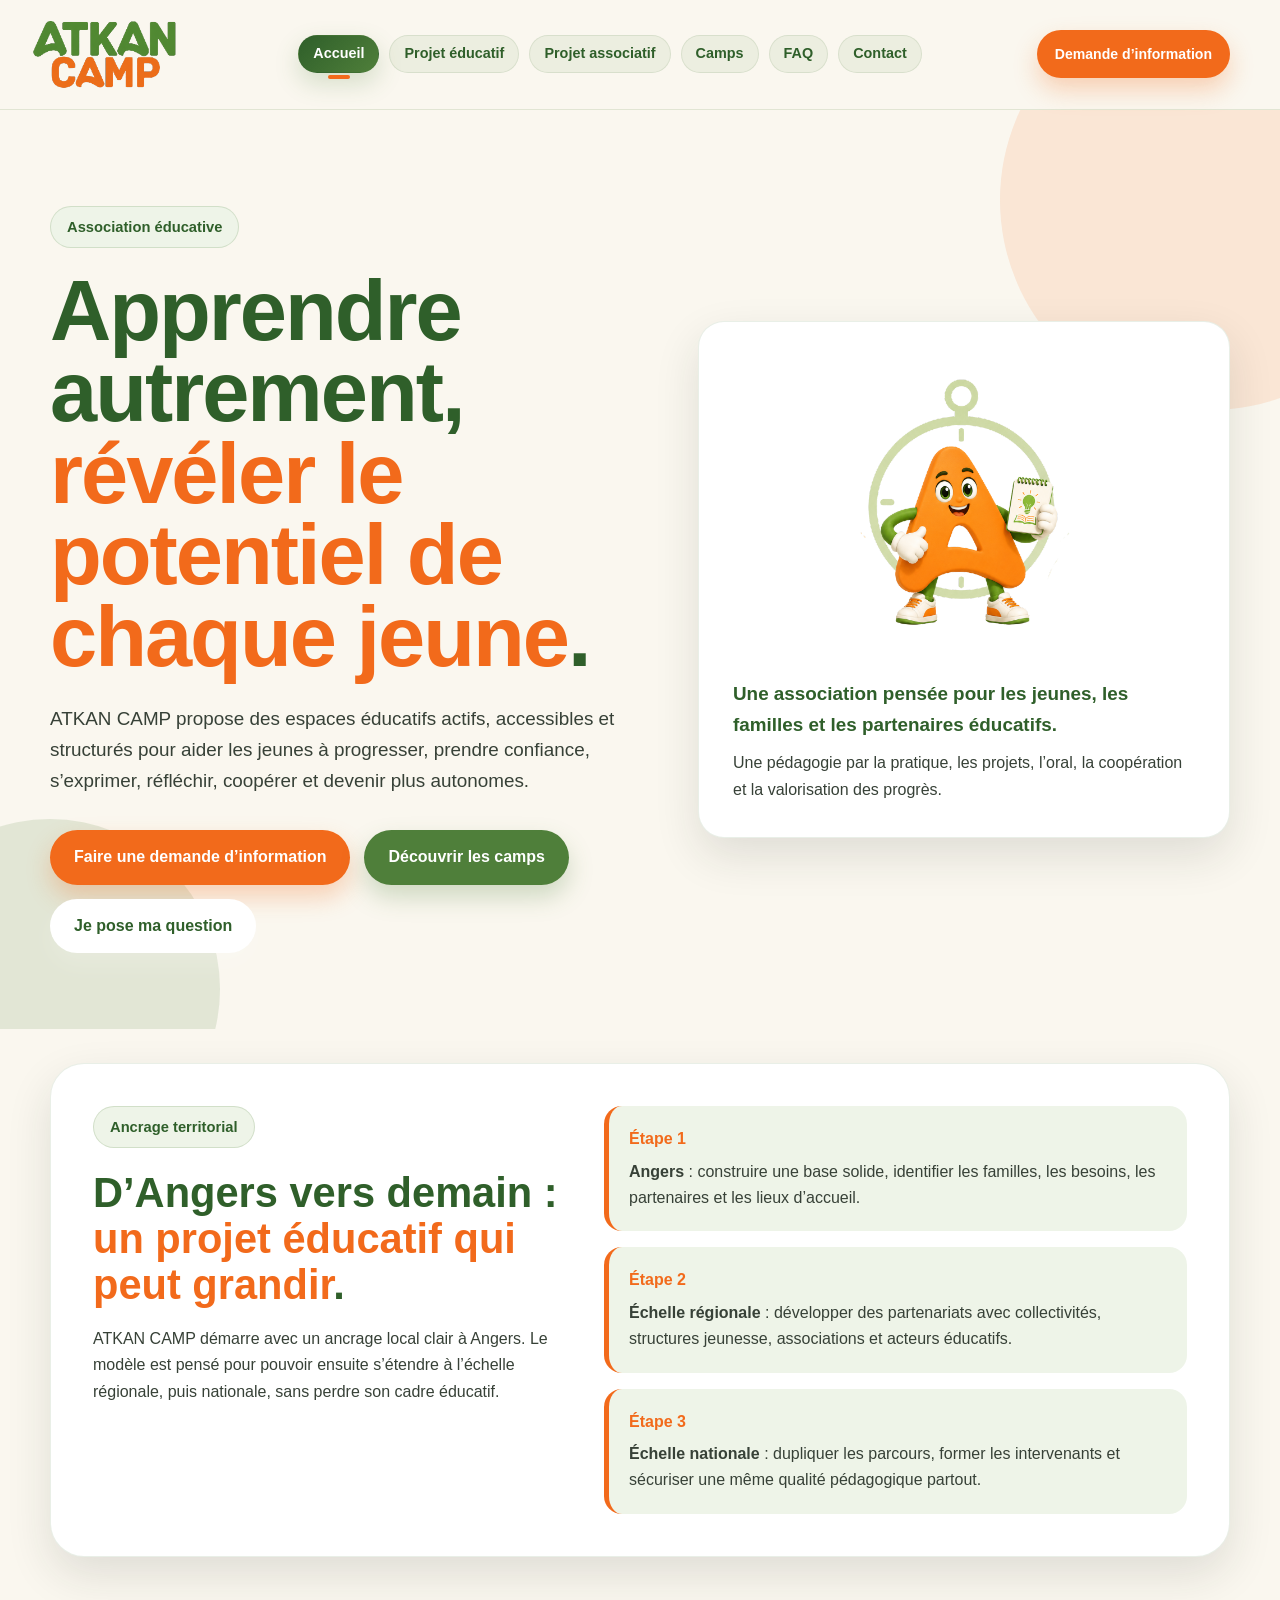
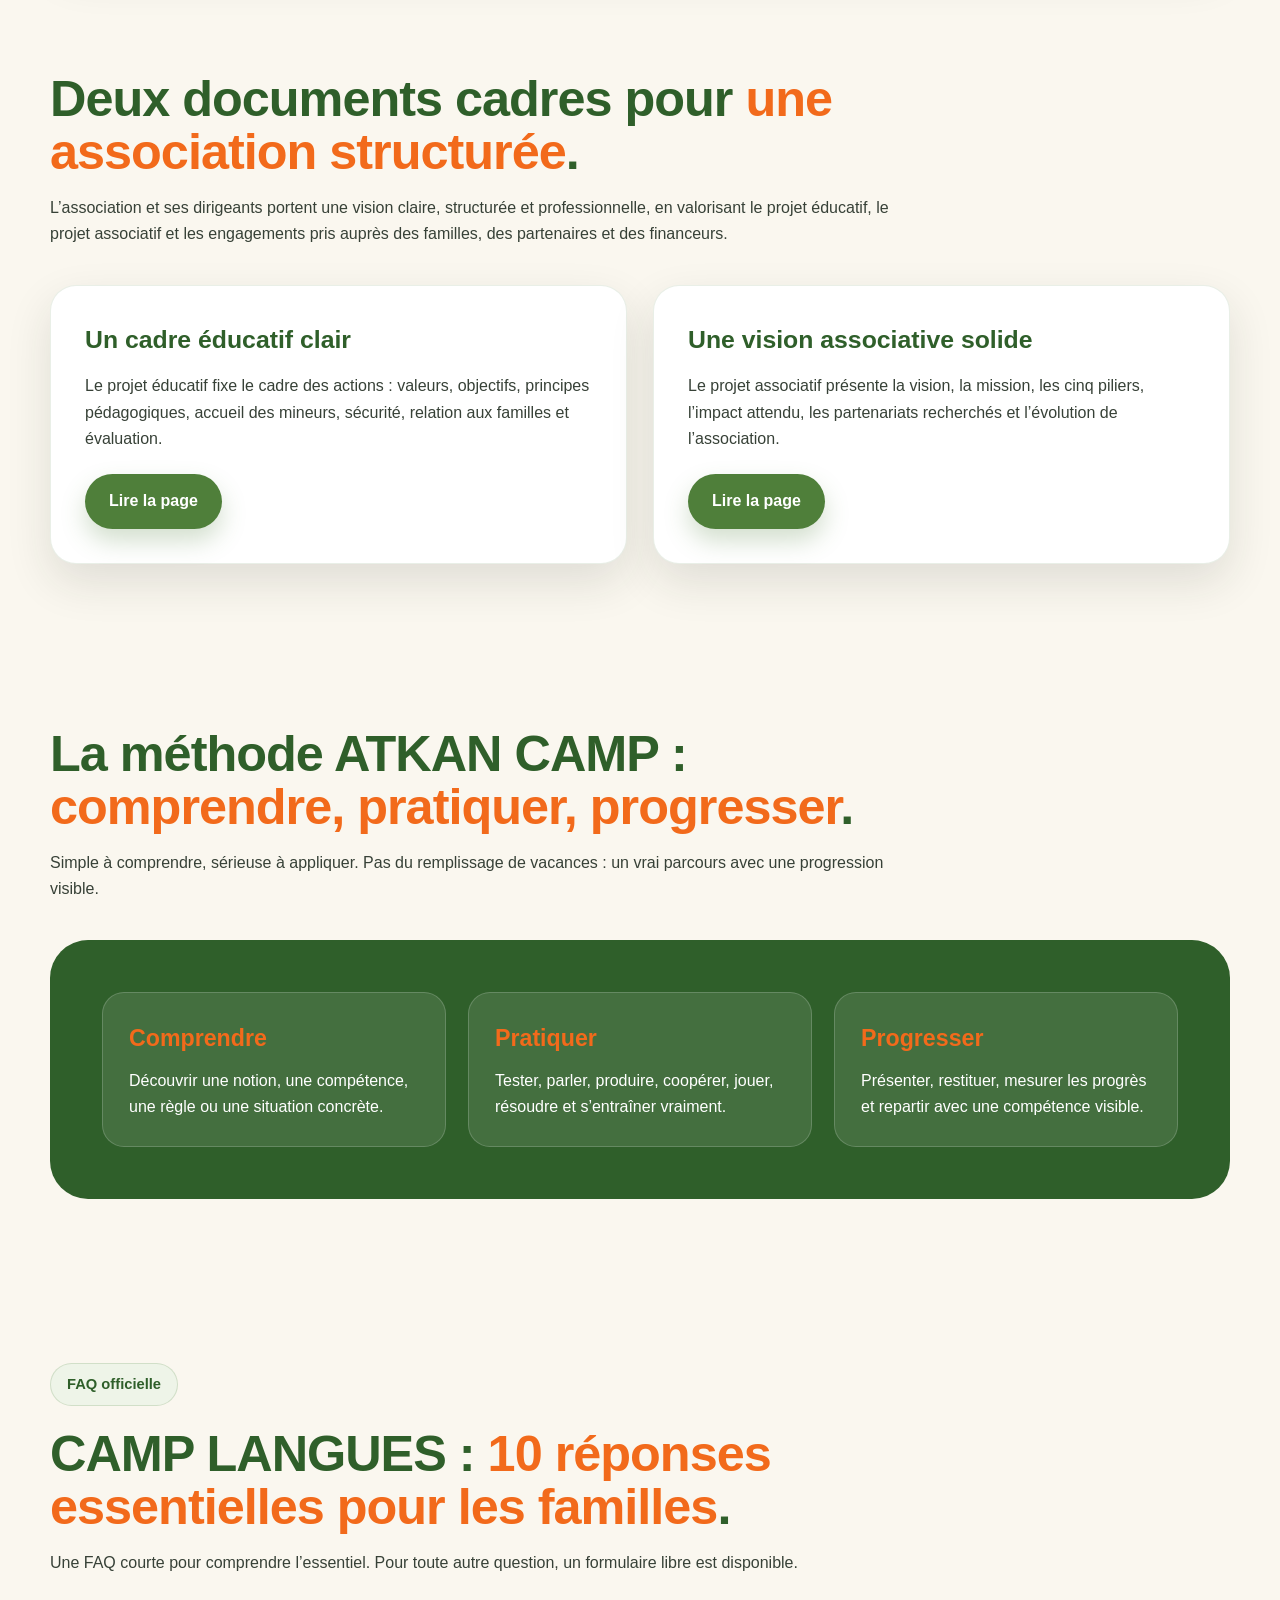
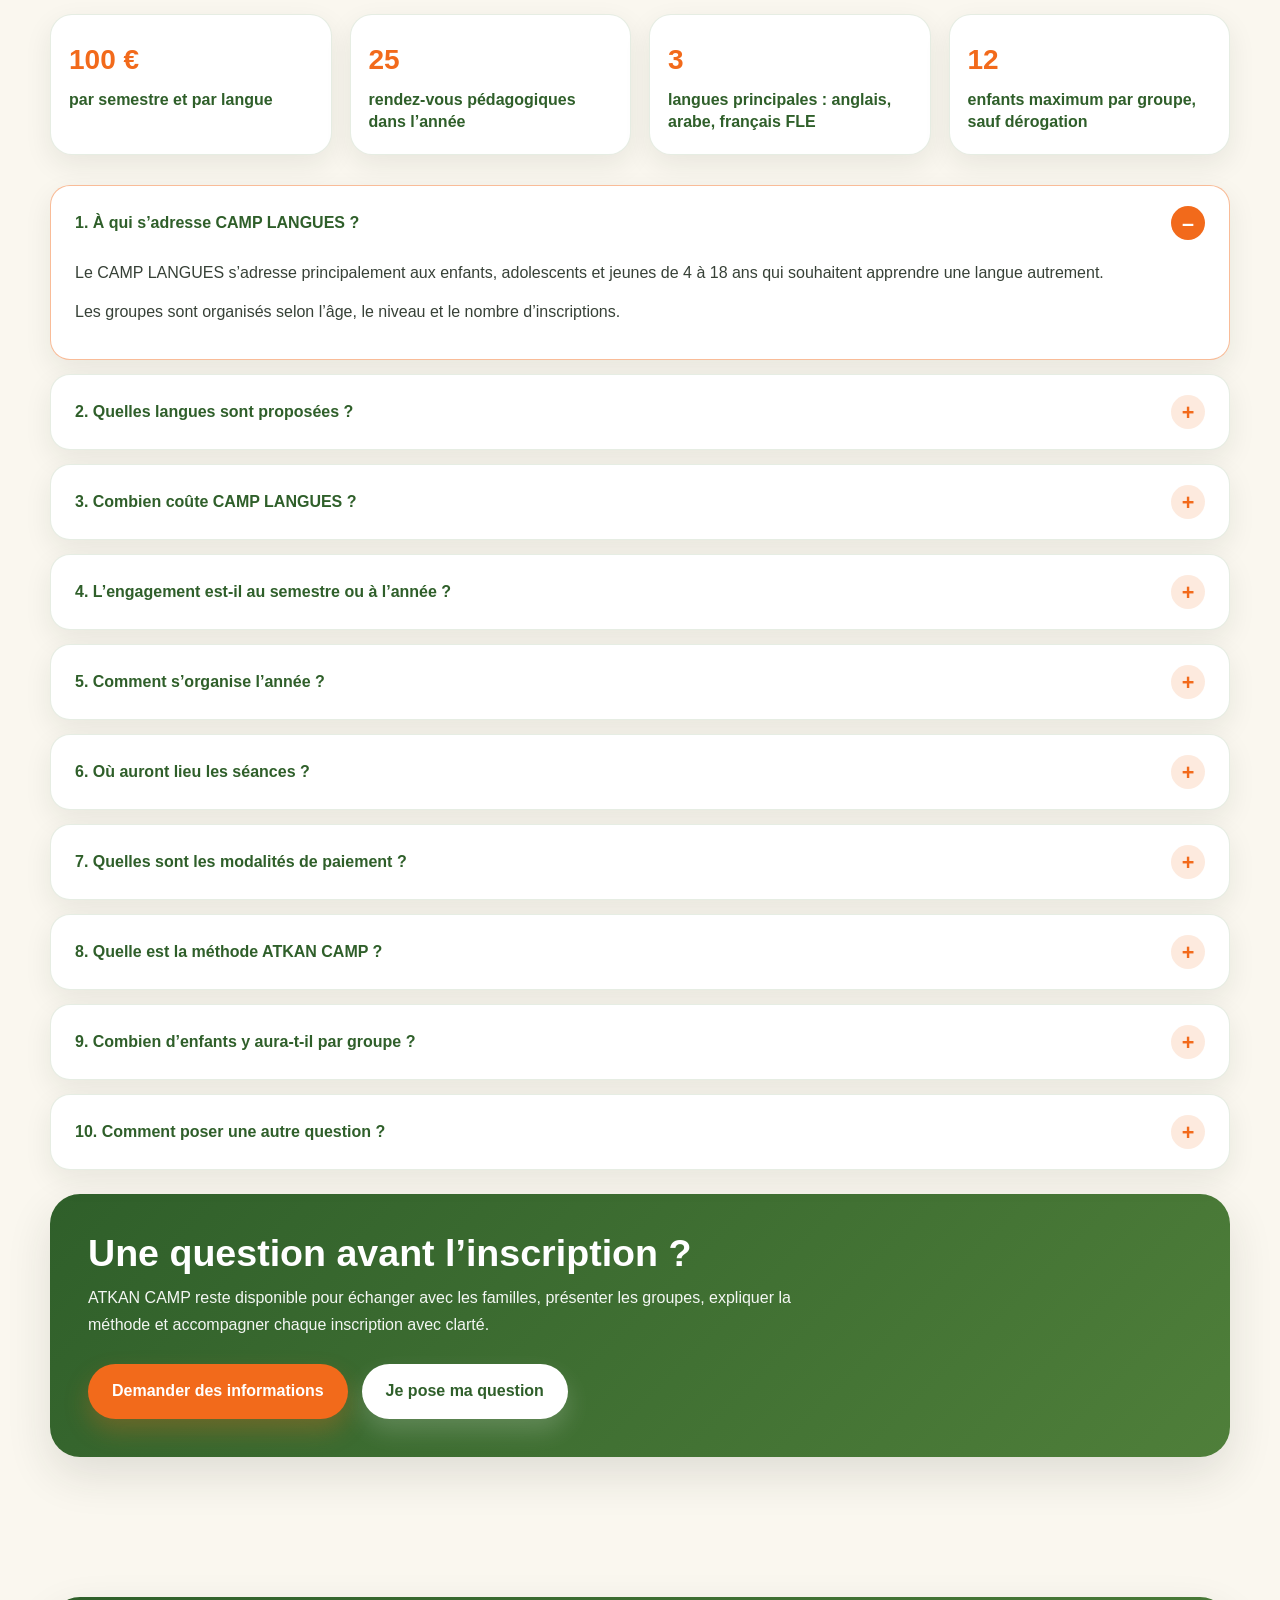
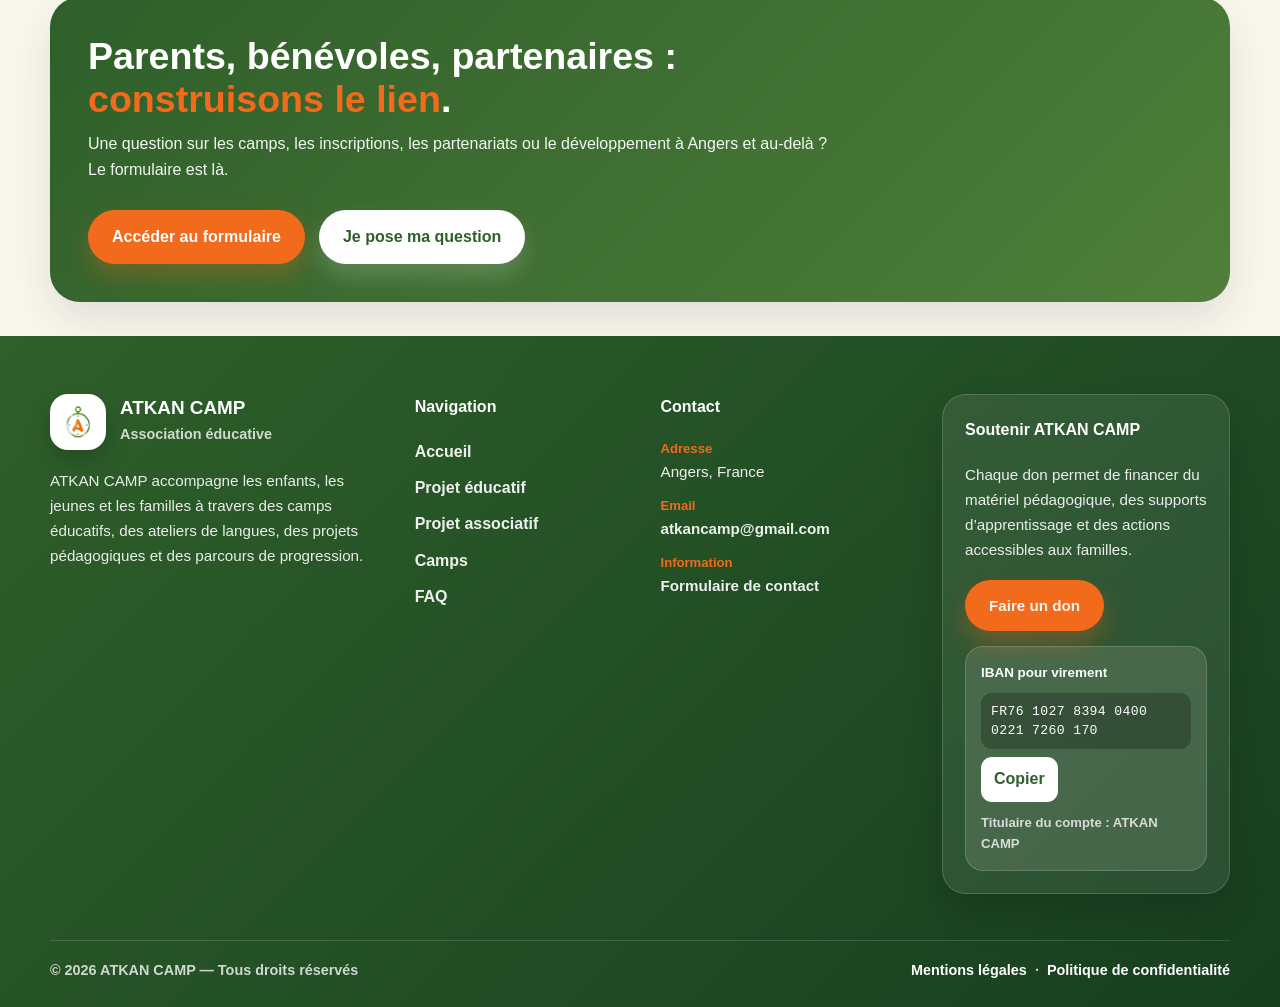
<file: index.html>
<!DOCTYPE html>
<html lang="fr">
<head>
  <meta charset="UTF-8" />
  <meta name="viewport" content="width=device-width, initial-scale=1.0" />
  <meta name="theme-color" content="#4f7f3a" />

  <title>ATKAN CAMP - Association éducative</title>
  <meta name="description" content="ATKAN CAMP, association éducative : camps, ateliers et projets pédagogiques pour apprendre autrement.">

  <style>
    :root {
      --green: #4f7f3a;
      --green-dark: #2f5f2a;
      --orange: #f26a1b;
      --cream: #faf7ef;
      --white: #ffffff;
      --text: #374137;
      --soft: #eef4e8;
      --shadow: 0 18px 45px rgba(31, 42, 31, 0.12);
      --shadow-soft: 0 10px 28px rgba(31, 42, 31, 0.08);
      --radius: 26px;
    }

    * {
      margin: 0;
      padding: 0;
      box-sizing: border-box;
    }

    html {
      scroll-behavior: smooth;
    }

    body {
      font-family: Arial, Helvetica, sans-serif;
      background: var(--cream);
      color: var(--text);
      line-height: 1.65;
      overflow-x: hidden;
    }

    body.menu-open {
      overflow: hidden;
    }

    a {
      color: inherit;
      text-decoration: none;
    }

    img {
      display: block;
      max-width: 100%;
    }

    button {
      font: inherit;
    }

    .container {
      width: min(1180px, calc(100% - 32px));
      margin: auto;
    }

    .skip-link {
      position: absolute;
      top: 10px;
      left: -999px;
      background: var(--orange);
      color: var(--white);
      padding: 10px 16px;
      border-radius: 8px;
      z-index: 9999;
      font-weight: 800;
    }

    .skip-link:focus {
      left: 10px;
    }

    .site-header {
      position: sticky;
      top: 0;
      z-index: 1000;
      background: rgba(250, 247, 239, 0.98);
      backdrop-filter: blur(14px);
      -webkit-backdrop-filter: blur(14px);
      border-bottom: 1px solid rgba(79, 127, 58, 0.15);
    }

    .navbar {
      min-height: 86px;
      display: grid;
      grid-template-columns: 150px minmax(0, 1fr) 210px;
      align-items: center;
      gap: 22px;
      position: relative;
    }

    .brand {
      display: flex;
      align-items: center;
      justify-content: flex-start;
      z-index: 1002;
      min-width: 0;
      margin-left: -18px;
    }

    .brand img {
      width: 145px;
      height: auto;
      object-fit: contain;
    }

    .nav-links {
      display: flex;
      align-items: center;
      justify-content: center;
      gap: 10px;
      font-weight: 900;
      font-size: 0.9rem;
      color: var(--green-dark);
      min-width: 0;
      overflow: visible;
    }

    .nav-links a {
      position: relative;
      display: inline-flex;
      align-items: center;
      justify-content: center;
      padding: 10px 14px;
      border-radius: 999px;
      background: rgba(79, 127, 58, 0.08);
      border: 1px solid rgba(79, 127, 58, 0.12);
      color: var(--green-dark);
      transition: 0.25s ease;
      white-space: nowrap;
      line-height: 1.1;
    }

    .nav-links a:hover {
      background: rgba(242, 106, 27, 0.13);
      color: var(--orange);
      border-color: rgba(242, 106, 27, 0.28);
      transform: translateY(-2px);
    }

    .nav-links a[aria-current="page"] {
      background: linear-gradient(135deg, var(--green-dark), var(--green));
      color: var(--white);
      border-color: transparent;
      box-shadow: 0 10px 24px rgba(79, 127, 58, 0.22);
    }

    .nav-links a[aria-current="page"]::after {
      content: "";
      position: absolute;
      left: 50%;
      bottom: -7px;
      width: 22px;
      height: 4px;
      border-radius: 999px;
      background: var(--orange);
      transform: translateX(-50%);
    }

    .nav-links .mobile-only {
      display: none;
    }

    .header-actions {
      display: flex;
      align-items: center;
      justify-content: flex-end;
      min-width: 0;
    }

    .header-actions .btn {
      min-width: 190px;
      max-width: 210px;
      min-height: 48px;
      padding: 12px 18px;
      font-size: 0.88rem;
      line-height: 1.15;
      white-space: normal;
      text-align: center;
    }

    .menu-toggle {
      display: none;
      width: 46px;
      height: 46px;
      border: 1px solid rgba(79, 127, 58, 0.2);
      background: var(--white);
      border-radius: 14px;
      color: var(--green-dark);
      cursor: pointer;
      font-size: 1.45rem;
      font-weight: 900;
      z-index: 1002;
      box-shadow: var(--shadow-soft);
    }

    .btn {
      display: inline-flex;
      align-items: center;
      justify-content: center;
      min-height: 48px;
      padding: 14px 24px;
      border-radius: 999px;
      background: var(--orange);
      color: var(--white);
      font-weight: 900;
      text-align: center;
      border: none;
      cursor: pointer;
      box-shadow: 0 12px 25px rgba(242, 106, 27, 0.28);
      transition: 0.25s ease;
    }

    .btn:hover {
      transform: translateY(-2px);
      box-shadow: 0 16px 35px rgba(242, 106, 27, 0.35);
    }

    .btn.secondary {
      background: var(--green);
      box-shadow: 0 12px 25px rgba(79, 127, 58, 0.25);
    }

    .btn.light {
      background: var(--white);
      color: var(--green-dark);
      box-shadow: 0 12px 25px rgba(255, 255, 255, 0.18);
    }

    .btn.light:hover {
      background: var(--soft);
      color: var(--green-dark);
    }

    .hero {
      position: relative;
      overflow: hidden;
      padding: clamp(50px, 8vw, 96px) 0 clamp(46px, 7vw, 76px);
    }

    .hero::before {
      content: "";
      position: absolute;
      width: 420px;
      height: 420px;
      background: rgba(242, 106, 27, 0.12);
      border-radius: 50%;
      top: -120px;
      right: -140px;
    }

    .hero::after {
      content: "";
      position: absolute;
      width: 340px;
      height: 340px;
      background: rgba(79, 127, 58, 0.14);
      border-radius: 50%;
      bottom: -130px;
      left: -120px;
    }

    .hero-grid {
      position: relative;
      z-index: 1;
      display: grid;
      grid-template-columns: 1.05fr 0.95fr;
      align-items: center;
      gap: clamp(32px, 6vw, 60px);
    }

    .eyebrow {
      display: inline-flex;
      align-items: center;
      background: var(--soft);
      color: var(--green-dark);
      padding: 8px 16px;
      border-radius: 999px;
      font-weight: 900;
      margin-bottom: 22px;
      border: 1px solid rgba(79, 127, 58, 0.18);
      font-size: 0.92rem;
    }

    h1 {
      color: var(--green-dark);
      font-size: clamp(2.35rem, 7vw, 5.3rem);
      line-height: 0.96;
      letter-spacing: -2px;
      margin-bottom: 26px;
    }

    h1 span,
    h2 span {
      color: var(--orange);
    }

    .lead {
      font-size: clamp(1.05rem, 2vw, 1.18rem);
      max-width: 650px;
      margin-bottom: 34px;
    }

    .hero-actions,
    .cta-actions {
      display: flex;
      flex-wrap: wrap;
      gap: 14px;
      align-items: center;
    }

    .hero-card {
      background: var(--white);
      border-radius: var(--radius);
      padding: clamp(24px, 4vw, 34px);
      box-shadow: var(--shadow);
      border: 1px solid rgba(79, 127, 58, 0.12);
    }

    .hero-card img {
      width: 100%;
      max-height: 300px;
      object-fit: contain;
      background: var(--white);
      border-radius: 22px;
      padding: 18px;
      margin-bottom: 22px;
    }

    .hero-card strong {
      display: block;
      color: var(--green-dark);
      font-size: 1.18rem;
      margin-bottom: 10px;
    }

    .section {
      padding: clamp(54px, 7vw, 82px) 0;
    }

    .section.compact {
      padding: 34px 0;
    }

    .section-title {
      max-width: 840px;
      margin-bottom: 38px;
    }

    .section-title h2 {
      color: var(--green-dark);
      font-size: clamp(2rem, 5vw, 3.15rem);
      line-height: 1.05;
      margin-bottom: 16px;
      letter-spacing: -1px;
    }

    .location-band,
    .card,
    .hero-card {
      background: var(--white);
      border: 1px solid rgba(79, 127, 58, 0.12);
      box-shadow: var(--shadow);
    }

    .location-band {
      border-radius: 34px;
      padding: clamp(26px, 4vw, 42px);
      display: grid;
      grid-template-columns: 0.9fr 1.1fr;
      gap: 34px;
    }

    .location-panel h2 {
      color: var(--green-dark);
      font-size: clamp(1.75rem, 4vw, 2.6rem);
      line-height: 1.1;
      margin-bottom: 18px;
    }

    .timeline {
      display: grid;
      gap: 16px;
    }

    .timeline-item {
      padding: 20px;
      background: var(--soft);
      border-radius: 18px;
      border-left: 5px solid var(--orange);
    }

    .timeline-item strong {
      color: var(--orange);
      display: block;
      margin-bottom: 6px;
    }

    .grid-2 {
      display: grid;
      grid-template-columns: repeat(2, 1fr);
      gap: 26px;
    }

    .card {
      border-radius: var(--radius);
      padding: clamp(26px, 4vw, 34px);
    }

    .card h3 {
      color: var(--green-dark);
      font-size: 1.55rem;
      margin-bottom: 12px;
    }

    .actions {
      margin-top: 22px;
    }

    .method-band {
      background: var(--green-dark);
      color: var(--white);
      border-radius: 38px;
      padding: clamp(28px, 5vw, 52px);
      display: grid;
      grid-template-columns: repeat(3, 1fr);
      gap: 22px;
    }

    .method-card {
      background: rgba(255, 255, 255, 0.1);
      padding: 26px;
      border-radius: 22px;
      border: 1px solid rgba(255, 255, 255, 0.18);
    }

    .method-card h3 {
      color: var(--orange);
      font-size: 1.45rem;
      margin-bottom: 10px;
    }

    .faq-summary {
      display: grid;
      grid-template-columns: repeat(4, 1fr);
      gap: 18px;
      margin: 30px 0;
    }

    .faq-summary-item {
      background: var(--white);
      border: 1px solid rgba(79, 127, 58, 0.14);
      border-radius: 22px;
      padding: 22px 18px;
      box-shadow: var(--shadow-soft);
    }

    .faq-summary-item strong {
      display: block;
      font-size: 1.75rem;
      color: var(--orange);
      margin-bottom: 6px;
      font-weight: 900;
    }

    .faq-summary-item p {
      color: var(--green-dark);
      font-weight: 900;
      line-height: 1.35;
    }

    .faq-list {
      display: grid;
      gap: 14px;
    }

    .faq-list details {
      background: var(--white);
      border: 1px solid rgba(79, 127, 58, 0.14);
      border-radius: 20px;
      box-shadow: var(--shadow-soft);
      overflow: hidden;
    }

    .faq-list details[open] {
      border-color: rgba(242, 106, 27, 0.45);
    }

    .faq-list summary {
      cursor: pointer;
      list-style: none;
      padding: 20px 24px;
      font-weight: 900;
      color: var(--green-dark);
      display: flex;
      align-items: center;
      justify-content: space-between;
      gap: 16px;
    }

    .faq-list summary::-webkit-details-marker {
      display: none;
    }

    .faq-list summary::after {
      content: "+";
      flex: 0 0 34px;
      width: 34px;
      height: 34px;
      border-radius: 50%;
      background: rgba(242, 106, 27, 0.14);
      color: var(--orange);
      display: grid;
      place-items: center;
      font-size: 1.35rem;
      font-weight: 900;
    }

    .faq-list details[open] summary::after {
      content: "–";
      background: var(--orange);
      color: var(--white);
    }

    .faq-answer {
      padding: 0 24px 22px;
    }

    .faq-answer p {
      margin-bottom: 12px;
    }

    .faq-highlight {
      background: linear-gradient(90deg, rgba(242, 106, 27, 0.14), rgba(79, 127, 58, 0.06));
      border-left: 4px solid var(--orange);
      padding: 14px 16px;
      border-radius: 14px;
      margin: 12px 0;
    }

    .faq-cta,
    .cta {
      margin-top: 24px;
      background: linear-gradient(135deg, var(--green-dark), var(--green));
      border-radius: 30px;
      padding: clamp(26px, 4vw, 38px);
      color: var(--white);
      box-shadow: var(--shadow);
      display: flex;
      align-items: center;
      justify-content: space-between;
      gap: 26px;
      flex-wrap: wrap;
    }

    .section.compact + .section.compact {
      margin-top: -18px;
    }

    .faq-cta h3,
    .cta h2 {
      font-size: clamp(1.55rem, 4vw, 2.35rem);
      line-height: 1.15;
      margin-bottom: 10px;
    }

    .faq-cta p,
    .cta p {
      max-width: 760px;
      color: rgba(255, 255, 255, 0.94);
    }

    .cta-content {
      max-width: 820px;
    }

    .site-footer {
      background: linear-gradient(135deg, var(--green-dark), #173f20);
      color: var(--white);
      padding: 58px 0 24px;
      text-align: left;
      font-weight: 400;
    }

    .footer-grid {
      display: grid;
      grid-template-columns: 1.35fr 0.85fr 1fr 1.2fr;
      gap: 44px;
      align-items: start;
    }

    .footer-col h4 {
      color: var(--white);
      font-size: 1rem;
      font-weight: 900;
      margin-bottom: 18px;
    }

    .footer-logo-row {
      display: flex;
      align-items: center;
      gap: 14px;
      margin-bottom: 18px;
    }

    .site-footer .footer-logo {
      width: 56px;
      height: 56px;
      object-fit: contain;
      border-radius: 18px;
      background: var(--white);
      padding: 7px;
      margin: 0;
      box-shadow: 0 10px 22px rgba(0, 0, 0, 0.18);
    }

    .footer-brand h3 {
      color: var(--white);
      font-size: 1.18rem;
      font-weight: 900;
      margin: 0;
      line-height: 1.15;
    }

    .footer-subtitle {
      color: rgba(255, 255, 255, 0.78);
      font-size: 0.9rem;
      margin-top: 4px;
      font-weight: 700;
    }

    .footer-description,
    .footer-donation-text {
      color: rgba(255, 255, 255, 0.9);
      font-size: 0.95rem;
      line-height: 1.65;
      max-width: 370px;
    }

    .footer-links {
      list-style: none;
      padding: 0;
      margin: 0;
      display: grid;
      gap: 10px;
    }

    .footer-col a {
      color: rgba(255, 255, 255, 0.92);
      text-decoration: none;
      transition: 0.25s ease;
      font-weight: 700;
    }

    .footer-col a:hover {
      color: var(--orange);
    }

    .footer-contact {
      display: grid;
      gap: 13px;
    }

    .footer-contact p {
      margin: 0;
      color: rgba(255, 255, 255, 0.92);
      font-size: 0.95rem;
      line-height: 1.45;
    }

    .footer-contact span {
      display: block;
      color: var(--orange);
      font-size: 0.82rem;
      font-weight: 900;
      margin-bottom: 3px;
    }

    .footer-donation {
      padding: 22px;
      border-radius: 24px;
      background: rgba(255, 255, 255, 0.08);
      border: 1px solid rgba(255, 255, 255, 0.16);
      box-shadow: 0 18px 38px rgba(0, 0, 0, 0.16);
    }

    .donation-btn {
      display: inline-flex;
      align-items: center;
      justify-content: center;
      margin-top: 18px;
      min-height: 48px;
      padding: 13px 24px;
      border-radius: 999px;
      background: var(--orange);
      color: var(--white);
      font-weight: 900;
      font-size: 0.95rem;
      text-decoration: none;
      box-shadow: 0 12px 25px rgba(242, 106, 27, 0.32);
      transition: 0.25s ease;
    }

    .donation-btn:hover {
      background: #d95712;
      color: var(--white);
      transform: translateY(-2px);
      box-shadow: 0 16px 34px rgba(242, 106, 27, 0.4);
    }

    .iban-card {
      margin-top: 15px;
      padding: 15px;
      border-radius: 18px;
      background: rgba(250, 247, 239, 0.12);
      border: 1px solid rgba(250, 247, 239, 0.18);
    }

    .iban-label {
      display: block;
      color: var(--white);
      font-size: 0.84rem;
      font-weight: 900;
      margin-bottom: 9px;
    }

    .iban-box {
      display: flex;
      align-items: center;
      gap: 8px;
      flex-wrap: wrap;
    }

    .iban-box code {
      flex: 1;
      min-width: 210px;
      color: var(--white);
      font-size: 0.82rem;
      letter-spacing: 0.35px;
      line-height: 1.45;
      background: rgba(0, 0, 0, 0.24);
      padding: 9px 10px;
      border-radius: 11px;
      word-break: break-word;
    }

    .copy-iban {
      border: none;
      background: var(--white);
      color: var(--green-dark);
      padding: 9px 13px;
      border-radius: 11px;
      font-weight: 900;
      cursor: pointer;
      transition: 0.25s ease;
    }

    .copy-iban:hover {
      background: var(--soft);
      color: var(--green-dark);
    }

    .iban-note {
      margin-top: 10px;
      color: rgba(255, 255, 255, 0.78);
      font-size: 0.82rem;
      font-weight: 700;
    }

    .footer-bottom {
      margin-top: 46px;
      padding-top: 18px;
      border-top: 1px solid rgba(255, 255, 255, 0.14);
      display: flex;
      align-items: center;
      justify-content: space-between;
      gap: 18px;
      flex-wrap: wrap;
      color: rgba(255, 255, 255, 0.78);
      font-size: 0.9rem;
      font-weight: 700;
    }

    .footer-legal {
      display: flex;
      align-items: center;
      gap: 8px;
      flex-wrap: wrap;
    }

    .footer-legal a {
      color: var(--white);
      text-decoration: none;
      font-weight: 800;
    }

    .footer-legal a:hover {
      color: var(--orange);
    }

    @media (max-width: 1160px) {
      .navbar {
        grid-template-columns: 130px minmax(0, 1fr) 180px;
        gap: 14px;
      }

      .brand {
        margin-left: -10px;
      }

      .brand img {
        width: 130px;
      }

      .nav-links {
        gap: 6px;
        font-size: 0.8rem;
      }

      .nav-links a {
        padding: 8px 10px;
      }

      .header-actions .btn {
        min-width: 170px;
        max-width: 180px;
        padding: 11px 14px;
        font-size: 0.8rem;
      }
    }

    @media (max-width: 980px) {
      .navbar {
        min-height: 76px;
        display: flex;
        align-items: center;
        justify-content: space-between;
      }

      .brand {
        margin-left: 0;
      }

      .brand img {
        width: 150px;
      }

      .menu-toggle {
        display: inline-grid;
        place-items: center;
      }

      .header-actions > .btn {
        display: none;
      }

      .nav-links {
        position: fixed;
        top: 86px;
        left: 16px;
        right: 16px;
        display: none;
        flex-direction: column;
        align-items: stretch;
        justify-content: flex-start;
        gap: 10px;
        max-height: calc(100vh - 110px);
        overflow-y: auto;
        background: rgba(255, 255, 255, 0.98);
        border: 1px solid rgba(79, 127, 58, 0.16);
        border-radius: 24px;
        padding: 18px;
        box-shadow: var(--shadow);
        z-index: 1001;
      }

      .nav-links.is-open {
        display: flex;
      }

      .nav-links .mobile-only {
        display: block;
      }

      .nav-links a {
        width: 100%;
        padding: 14px 16px;
        border-radius: 16px;
        background: var(--soft);
        text-align: center;
        color: var(--green-dark);
        font-size: 0.95rem;
        white-space: normal;
      }

      .nav-links a:hover {
        transform: none;
        background: rgba(242, 106, 27, 0.13);
        color: var(--orange);
      }

      .nav-links a[aria-current="page"] {
        background: linear-gradient(135deg, var(--green-dark), var(--green));
        color: var(--white);
      }

      .nav-links a[aria-current="page"]::after {
        display: none;
      }

      .nav-links a.mobile-cta {
        background: var(--orange);
        color: var(--white);
        border-color: transparent;
        box-shadow: 0 12px 25px rgba(242, 106, 27, 0.25);
      }

      .hero-grid,
      .location-band,
      .grid-2 {
        grid-template-columns: 1fr;
      }

      .method-band {
        grid-template-columns: 1fr;
      }

      .faq-summary {
        grid-template-columns: repeat(2, 1fr);
      }

      .hero-card img {
        max-height: 230px;
      }
    }

    @media (max-width: 620px) {
      .container {
        width: min(100% - 24px, 1180px);
      }

      .navbar {
        min-height: 72px;
      }

      .brand img {
        width: 135px;
      }

      .nav-links {
        top: 76px;
        left: 12px;
        right: 12px;
        padding: 14px;
        border-radius: 22px;
        max-height: calc(100vh - 96px);
      }

      .nav-links a {
        font-size: 0.95rem;
        padding: 13px 14px;
      }

      .hero {
        padding: 42px 0 34px;
      }

      h1 {
        font-size: clamp(2.05rem, 12vw, 3.2rem);
        line-height: 1.02;
        letter-spacing: -1px;
      }

      .lead {
        margin-bottom: 24px;
      }

      .hero-actions,
      .cta-actions,
      .faq-cta,
      .cta {
        display: grid;
        grid-template-columns: 1fr;
        align-items: stretch;
      }

      .btn {
        width: 100%;
        padding: 14px 18px;
      }

      .section {
        padding: 44px 0;
      }

      .section.compact {
        padding: 24px 0;
      }

      .section.compact + .section.compact {
        margin-top: -8px;
      }

      .location-band,
      .card,
      .faq-cta,
      .cta,
      .hero-card {
        padding: 22px;
        border-radius: 22px;
      }

      .method-band {
        border-radius: 26px;
        padding: 22px;
      }

      .method-card {
        padding: 22px;
      }

      .faq-summary {
        grid-template-columns: 1fr;
      }

      .faq-list summary {
        padding: 18px;
        font-size: 0.96rem;
        align-items: flex-start;
      }

      .faq-answer {
        padding: 0 18px 22px;
      }

      .site-footer img {
        width: 140px;
      }
    }


    @media (max-width: 980px) {
      .footer-grid {
        grid-template-columns: repeat(2, 1fr);
        gap: 36px;
      }
    }

    @media (max-width: 620px) {
      .site-footer {
        padding: 42px 0 22px;
      }

      .footer-grid {
        grid-template-columns: 1fr;
        gap: 32px;
      }

      .site-footer .footer-logo {
        width: 56px;
        height: 56px;
      }

      .footer-donation {
        padding: 20px;
      }

      .donation-btn {
        width: 100%;
      }

      .iban-box {
        display: grid;
        grid-template-columns: 1fr;
      }

      .iban-box code {
        min-width: 0;
      }

      .copy-iban {
        width: 100%;
      }

      .footer-bottom {
        flex-direction: column;
        align-items: flex-start;
      }
    }
  </style>
</head>

<body>
  <a class="skip-link" href="#contenu">Aller au contenu</a>

  <header class="site-header">
    <div class="container navbar">
      <a href="index.html" class="brand" aria-label="Accueil ATKAN CAMP">
        <img src="8.svg" alt="Logo ATKAN CAMP">
      </a>

      <nav class="nav-links" id="menu" aria-label="Navigation principale">
        <a href="index.html" aria-current="page">Accueil</a>
        <a href="projet-educatif.html">Projet éducatif</a>
        <a href="projet-associatif.html">Projet associatif</a>
        <a href="camps.html">Camps</a>
        <a href="#faq">FAQ</a>
        <a href="contact.html">Contact</a>
        <a class="mobile-only mobile-cta" href="https://forms.gle/nPrbksHGQhSJZZHL8" target="_blank" rel="noopener">
          Demande d’information
        </a>
      </nav>

      <div class="header-actions">
        <a class="btn" href="https://forms.gle/nPrbksHGQhSJZZHL8" target="_blank" rel="noopener">
          Demande d’information
        </a>

        <button class="menu-toggle" type="button" aria-label="Ouvrir le menu" aria-expanded="false" aria-controls="menu">
          ☰
        </button>
      </div>
    </div>
  </header>

  <main id="contenu">
    <section class="hero">
      <div class="container hero-grid">
        <div>
          <span class="eyebrow">Association éducative</span>
          <h1>Apprendre autrement, <span>révéler le potentiel de chaque jeune</span>.</h1>
          <p class="lead">
            ATKAN CAMP propose des espaces éducatifs actifs, accessibles et structurés pour aider les jeunes à progresser,
            prendre confiance, s’exprimer, réfléchir, coopérer et devenir plus autonomes.
          </p>

          <div class="hero-actions">
            <a class="btn" href="https://forms.gle/nPrbksHGQhSJZZHL8" target="_blank" rel="noopener">
              Faire une demande d’information
            </a>

            <a class="btn secondary" href="camps.html">
              Découvrir les camps
            </a>

            <a class="btn light" href="https://forms.gle/UC71tjftpAYNf1gX9" target="_blank" rel="noopener">
              Je pose ma question
            </a>
          </div>
        </div>

        <div class="hero-card">
          <img src="9.svg" alt="Logo officiel mascotte ATKAN CAMP">
          <strong>Une association pensée pour les jeunes, les familles et les partenaires éducatifs.</strong>
          <p>Une pédagogie par la pratique, les projets, l’oral, la coopération et la valorisation des progrès.</p>
        </div>
      </div>
    </section>

    <section class="section compact">
      <div class="container location-band">
        <div class="location-panel">
          <span class="eyebrow">Ancrage territorial</span>
          <h2>D’Angers vers demain : <span>un projet éducatif qui peut grandir</span>.</h2>
          <p>
            ATKAN CAMP démarre avec un ancrage local clair à Angers. Le modèle est pensé pour pouvoir ensuite s’étendre à l’échelle régionale, puis nationale, sans perdre son cadre éducatif.
          </p>
        </div>

        <div class="location-content">
          <div class="timeline">
            <div class="timeline-item">
              <strong>Étape 1</strong>
              <p><b>Angers</b> : construire une base solide, identifier les familles, les besoins, les partenaires et les lieux d’accueil.</p>
            </div>

            <div class="timeline-item">
              <strong>Étape 2</strong>
              <p><b>Échelle régionale</b> : développer des partenariats avec collectivités, structures jeunesse, associations et acteurs éducatifs.</p>
            </div>

            <div class="timeline-item">
              <strong>Étape 3</strong>
              <p><b>Échelle nationale</b> : dupliquer les parcours, former les intervenants et sécuriser une même qualité pédagogique partout.</p>
            </div>
          </div>
        </div>
      </div>
    </section>

    <section class="section">
      <div class="container">
        <div class="section-title">
          <h2>Deux documents cadres pour <span>une association structurée</span>.</h2>
          <p>
            L’association et ses dirigeants portent une vision claire, structurée et professionnelle,
            en valorisant le projet éducatif, le projet associatif et les engagements pris auprès des familles,
            des partenaires et des financeurs.
          </p>
        </div>

        <div class="grid-2">
          <article class="card">
            <h3>Un cadre éducatif clair</h3>
            <p>
              Le projet éducatif fixe le cadre des actions : valeurs, objectifs, principes pédagogiques,
              accueil des mineurs, sécurité, relation aux familles et évaluation.
            </p>
            <div class="actions">
              <a class="btn secondary" href="projet-educatif.html">Lire la page</a>
            </div>
          </article>

          <article class="card">
            <h3>Une vision associative solide</h3>
            <p>
              Le projet associatif présente la vision, la mission, les cinq piliers, l’impact attendu,
              les partenariats recherchés et l’évolution de l’association.
            </p>
            <div class="actions">
              <a class="btn secondary" href="projet-associatif.html">Lire la page</a>
            </div>
          </article>
        </div>
      </div>
    </section>

    <section class="section" id="methode">
      <div class="container">
        <div class="section-title">
          <h2>La méthode ATKAN CAMP : <span>comprendre, pratiquer, progresser</span>.</h2>
          <p>
            Simple à comprendre, sérieuse à appliquer. Pas du remplissage de vacances :
            un vrai parcours avec une progression visible.
          </p>
        </div>

        <div class="method-band">
          <div class="method-card">
            <h3>Comprendre</h3>
            <p>Découvrir une notion, une compétence, une règle ou une situation concrète.</p>
          </div>

          <div class="method-card">
            <h3>Pratiquer</h3>
            <p>Tester, parler, produire, coopérer, jouer, résoudre et s’entraîner vraiment.</p>
          </div>

          <div class="method-card">
            <h3>Progresser</h3>
            <p>Présenter, restituer, mesurer les progrès et repartir avec une compétence visible.</p>
          </div>
        </div>
      </div>
    </section>

    <section class="section" id="faq">
      <div class="container">
        <div class="section-title">
          <span class="eyebrow">FAQ officielle</span>
          <h2>CAMP LANGUES : <span>10 réponses essentielles pour les familles</span>.</h2>
          <p>
            Une FAQ courte pour comprendre l’essentiel.
            Pour toute autre question, un formulaire libre est disponible.
          </p>
        </div>

        <div class="faq-summary">
          <div class="faq-summary-item">
            <strong>100 €</strong>
            <p>par semestre et par langue</p>
          </div>

          <div class="faq-summary-item">
            <strong>25</strong>
            <p>rendez-vous pédagogiques dans l’année</p>
          </div>

          <div class="faq-summary-item">
            <strong>3</strong>
            <p>langues principales : anglais, arabe, français FLE</p>
          </div>

          <div class="faq-summary-item">
            <strong>12</strong>
            <p>enfants maximum par groupe, sauf dérogation</p>
          </div>
        </div>

        <div class="faq-list">
          <details open>
            <summary>1. À qui s’adresse CAMP LANGUES ?</summary>
            <div class="faq-answer">
              <p>Le CAMP LANGUES s’adresse principalement aux enfants, adolescents et jeunes de 4 à 18 ans qui souhaitent apprendre une langue autrement.</p>
              <p>Les groupes sont organisés selon l’âge, le niveau et le nombre d’inscriptions.</p>
            </div>
          </details>

          <details>
            <summary>2. Quelles langues sont proposées ?</summary>
            <div class="faq-answer">
              <p>ATKAN CAMP propose principalement l’anglais, l’arabe et le français FLE pour les personnes qui ne maîtrisent pas encore la langue française.</p>
            </div>
          </details>

          <details>
            <summary>3. Combien coûte CAMP LANGUES ?</summary>
            <div class="faq-answer">
              <p>Le tarif du CAMP LANGUES est de <strong>100 € par semestre et par langue</strong>.</p>
              <p class="faq-highlight">Pour les fratries ou les enfants qui suivent deux parcours CAMP LANGUES, un tarif adapté de <strong>175 €</strong> pourra être proposé.</p>
              <p>Ce tarif comprend déjà l’adhésion annuelle à ATKAN CAMP.</p>
            </div>
          </details>

          <details>
            <summary>4. L’engagement est-il au semestre ou à l’année ?</summary>
            <div class="faq-answer">
              <p>L’inscription au CAMP LANGUES se fait par semestre afin de permettre aux familles de s’engager progressivement.</p>
              <p>Les familles peuvent également choisir un paiement à l’année, avec une possibilité de règlement en <strong>2 ou 3 fois</strong>, selon les modalités définies par l’association.</p>
            </div>
          </details>

          <details>
            <summary>5. Comment s’organise l’année ?</summary>
            <div class="faq-answer">
              <p>Le CAMP LANGUES comprend <strong>25 rendez-vous pédagogiques dans l’année</strong>, incluant cours, révisions, activités orales, projets pédagogiques et bilan de progression.</p>
            </div>
          </details>

          <details>
            <summary>6. Où auront lieu les séances ?</summary>
            <div class="faq-answer">
              <p>L’organisation est envisagée sur le secteur <strong>Monplaisir-Saint-Serge à Angers</strong>, notamment autour de la Cité des associations.</p>
              <p>Le lieu exact sera confirmé selon les groupes, les inscriptions et les salles disponibles.</p>
            </div>
          </details>

          <details>
            <summary>7. Quelles sont les modalités de paiement ?</summary>
            <div class="faq-answer">
              <p>Les paiements pourront être effectués en espèces ou par virement bancaire.</p>
              <p>Les modalités seront précisées avant validation définitive de l’inscription.</p>
            </div>
          </details>

          <details>
            <summary>8. Quelle est la méthode ATKAN CAMP ?</summary>
            <div class="faq-answer">
              <p>La méthode ATKAN CAMP repose sur l’oral, la pratique, la confiance, la répétition intelligente, les projets et la progression adaptée au niveau de l’enfant.</p>
            </div>
          </details>

          <details>
            <summary>9. Combien d’enfants y aura-t-il par groupe ?</summary>
            <div class="faq-answer">
              <p>Le nombre d’enfants par groupe sera limité à <strong>12</strong>, avec une possibilité exceptionnelle d’accueil jusqu’à 13 enfants sur dérogation.</p>
            </div>
          </details>

          <details>
            <summary>10. Comment poser une autre question ?</summary>
            <div class="faq-answer">
              <p>Pour toute question complémentaire, vous pouvez utiliser le formulaire dédié.</p>
              <p>
                <a class="btn" href="https://forms.gle/UC71tjftpAYNf1gX9" target="_blank" rel="noopener">
                  Je pose ma question
                </a>
              </p>
            </div>
          </details>
        </div>

        <div class="faq-cta">
          <div>
            <h3>Une question avant l’inscription ?</h3>
            <p>
              ATKAN CAMP reste disponible pour échanger avec les familles, présenter les groupes,
              expliquer la méthode et accompagner chaque inscription avec clarté.
            </p>
          </div>

          <div class="cta-actions">
            <a class="btn" href="https://forms.gle/nPrbksHGQhSJZZHL8" target="_blank" rel="noopener">
              Demander des informations
            </a>

            <a class="btn light" href="https://forms.gle/UC71tjftpAYNf1gX9" target="_blank" rel="noopener">
              Je pose ma question
            </a>
          </div>
        </div>
      </div>
    </section>

    <section class="section compact">
      <div class="container">
        <div class="cta">
          <div class="cta-content">
            <h2>Parents, bénévoles, partenaires : <span>construisons le lien</span>.</h2>
            <p>
              Une question sur les camps, les inscriptions, les partenariats ou le développement à Angers et au-delà ?
              Le formulaire est là.
            </p>
          </div>

          <div class="cta-actions">
            <a class="btn" href="https://forms.gle/nPrbksHGQhSJZZHL8" target="_blank" rel="noopener">
              Accéder au formulaire
            </a>

            <a class="btn light" href="https://forms.gle/UC71tjftpAYNf1gX9" target="_blank" rel="noopener">
              Je pose ma question
            </a>
          </div>
        </div>
      </div>
    </section>
  </main>

  <footer class="site-footer">
    <div class="container footer-grid">
      <div class="footer-col footer-brand">
        <div class="footer-logo-row">
          <img src="10.svg" alt="Logo ATKAN CAMP" class="footer-logo">

          <div>
            <h3>ATKAN CAMP</h3>
            <p class="footer-subtitle">Association éducative</p>
          </div>
        </div>

        <p class="footer-description">
          ATKAN CAMP accompagne les enfants, les jeunes et les familles à travers des camps éducatifs,
          des ateliers de langues, des projets pédagogiques et des parcours de progression.
        </p>
      </div>

      <div class="footer-col">
        <h4>Navigation</h4>

        <ul class="footer-links">
          <li><a href="index.html">Accueil</a></li>
          <li><a href="projet-educatif.html">Projet éducatif</a></li>
          <li><a href="projet-associatif.html">Projet associatif</a></li>
          <li><a href="camps.html">Camps</a></li>
          <li><a href="#faq">FAQ</a></li>
        </ul>
      </div>

      <div class="footer-col">
        <h4>Contact</h4>

        <div class="footer-contact">
          <p>
            <span>Adresse</span>
            Angers, France
          </p>

          <p>
            <span>Email</span>
            <a href="mailto:atkancamp@gmail.com">atkancamp@gmail.com</a>
          </p>

          <p>
            <span>Information</span>
            <a href="https://forms.gle/nPrbksHGQhSJZZHL8" target="_blank" rel="noopener">
              Formulaire de contact
            </a>
          </p>
        </div>
      </div>

      <div class="footer-col footer-donation">
        <h4>Soutenir ATKAN CAMP</h4>

        <p class="footer-donation-text">
          Chaque don permet de financer du matériel pédagogique, des supports d’apprentissage
          et des actions accessibles aux familles.
        </p>

        <a class="donation-btn" href="#don-atkan" aria-label="Faire un don à ATKAN CAMP">
          Faire un don
        </a>

        <div class="iban-card" id="don-atkan">
          <span class="iban-label">IBAN pour virement</span>

          <div class="iban-box">
            <code id="iban-value">FR76 1027 8394 0400 0221 7260 170</code>

            <button class="copy-iban" type="button" onclick="copyIban()">
              Copier
            </button>
          </div>

          <p class="iban-note">
            Titulaire du compte : ATKAN CAMP
          </p>
        </div>
      </div>
    </div>

    <div class="container footer-bottom">
      <p>© 2026 ATKAN CAMP — Tous droits réservés</p>

      <div class="footer-legal">
        <a href="mentions-legales.html">Mentions légales</a>
        <span>·</span>
        <a href="politique-confidentialite.html">Politique de confidentialité</a>
      </div>
    </div>
  </footer>

  <script>
    const menuButton = document.querySelector(".menu-toggle");
    const menu = document.querySelector("#menu");

    if (menuButton && menu) {
      menuButton.addEventListener("click", () => {
        const isOpen = menu.classList.toggle("is-open");
        menuButton.setAttribute("aria-expanded", isOpen ? "true" : "false");
        menuButton.textContent = isOpen ? "×" : "☰";
        document.body.classList.toggle("menu-open", isOpen);
      });

      menu.querySelectorAll("a").forEach((link) => {
        link.addEventListener("click", () => {
          menu.classList.remove("is-open");
          menuButton.setAttribute("aria-expanded", "false");
          menuButton.textContent = "☰";
          document.body.classList.remove("menu-open");
        });
      });
    }

    function copyIban() {
      const iban = "FR7610278394040002217260170";
      const button = document.querySelector(".copy-iban");

      if (!button) return;

      if (navigator.clipboard) {
        navigator.clipboard.writeText(iban).then(() => {
          button.textContent = "Copié";
          setTimeout(() => {
            button.textContent = "Copier";
          }, 1800);
        });
      } else {
        const input = document.createElement("input");
        input.value = iban;
        document.body.appendChild(input);
        input.select();
        document.execCommand("copy");
        document.body.removeChild(input);

        button.textContent = "Copié";
        setTimeout(() => {
          button.textContent = "Copier";
        }, 1800);
      }
    }
  </script>
</body>
</html>
</file>
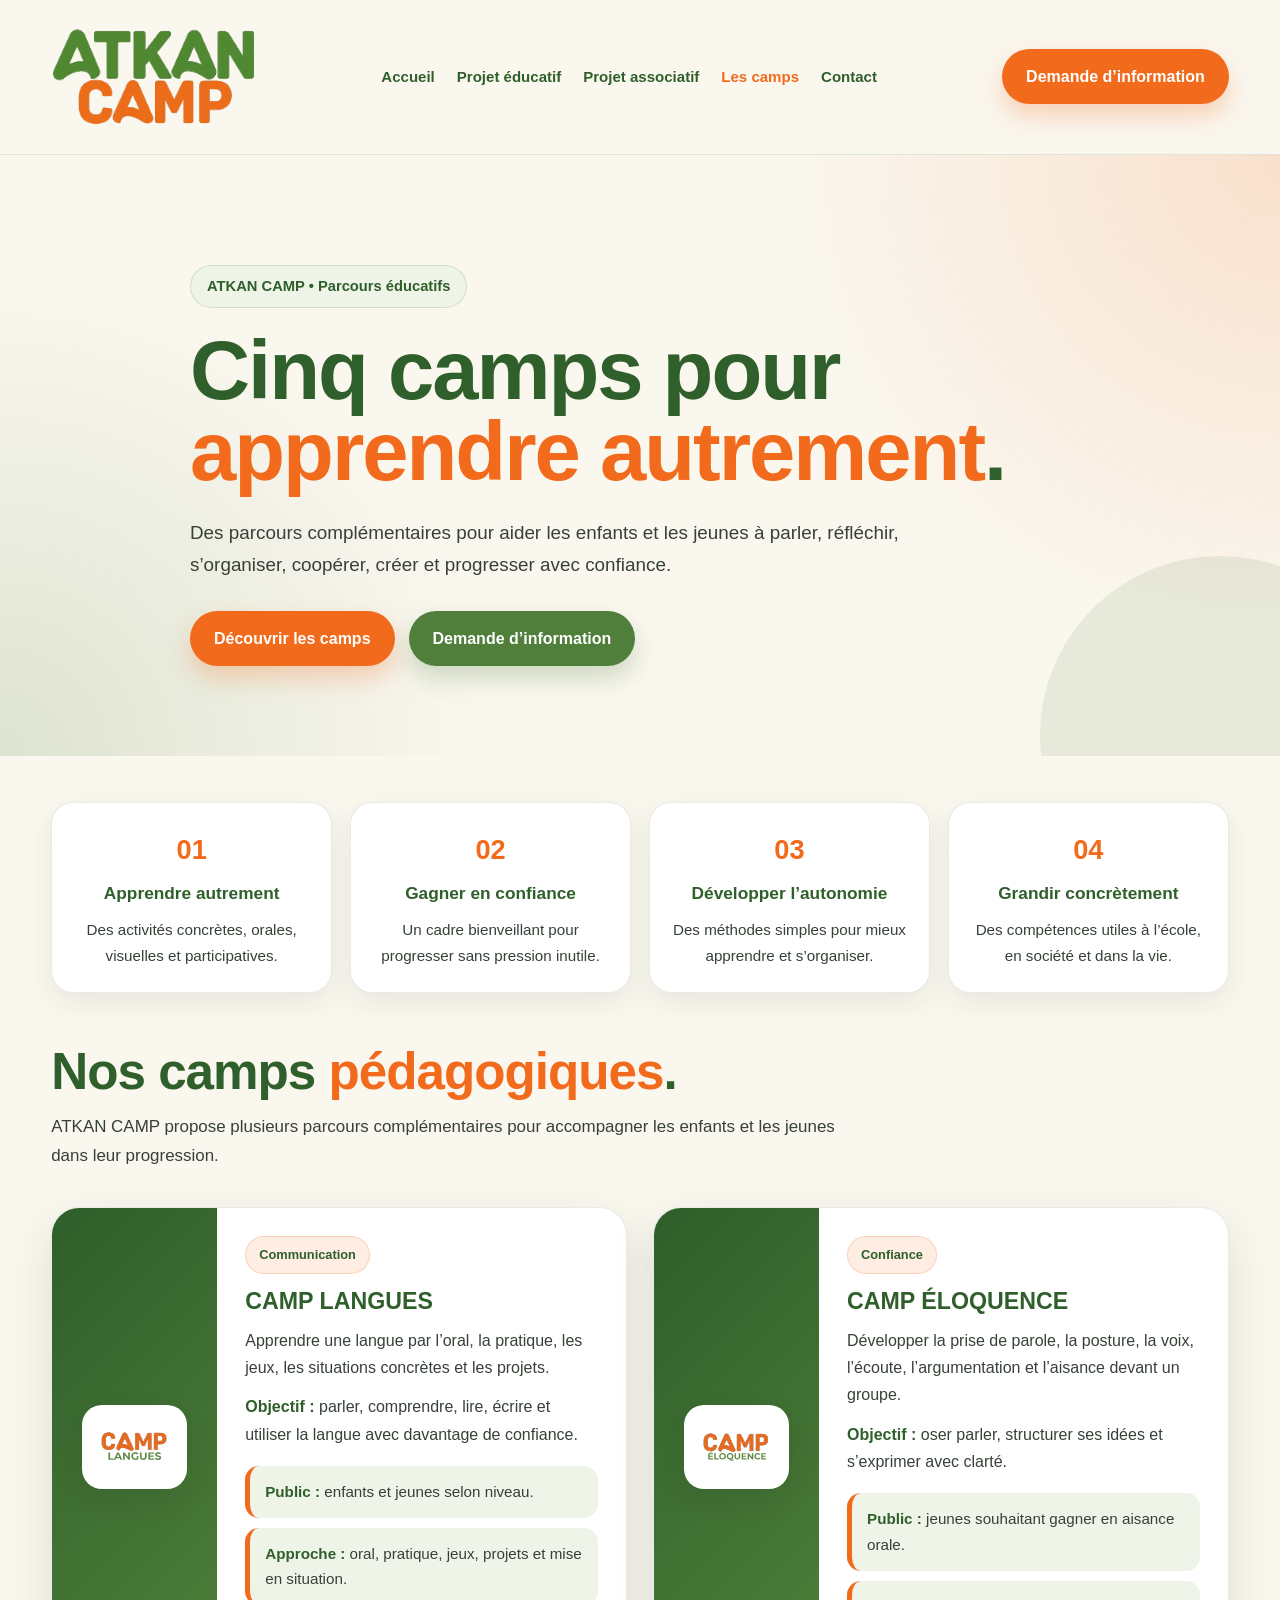
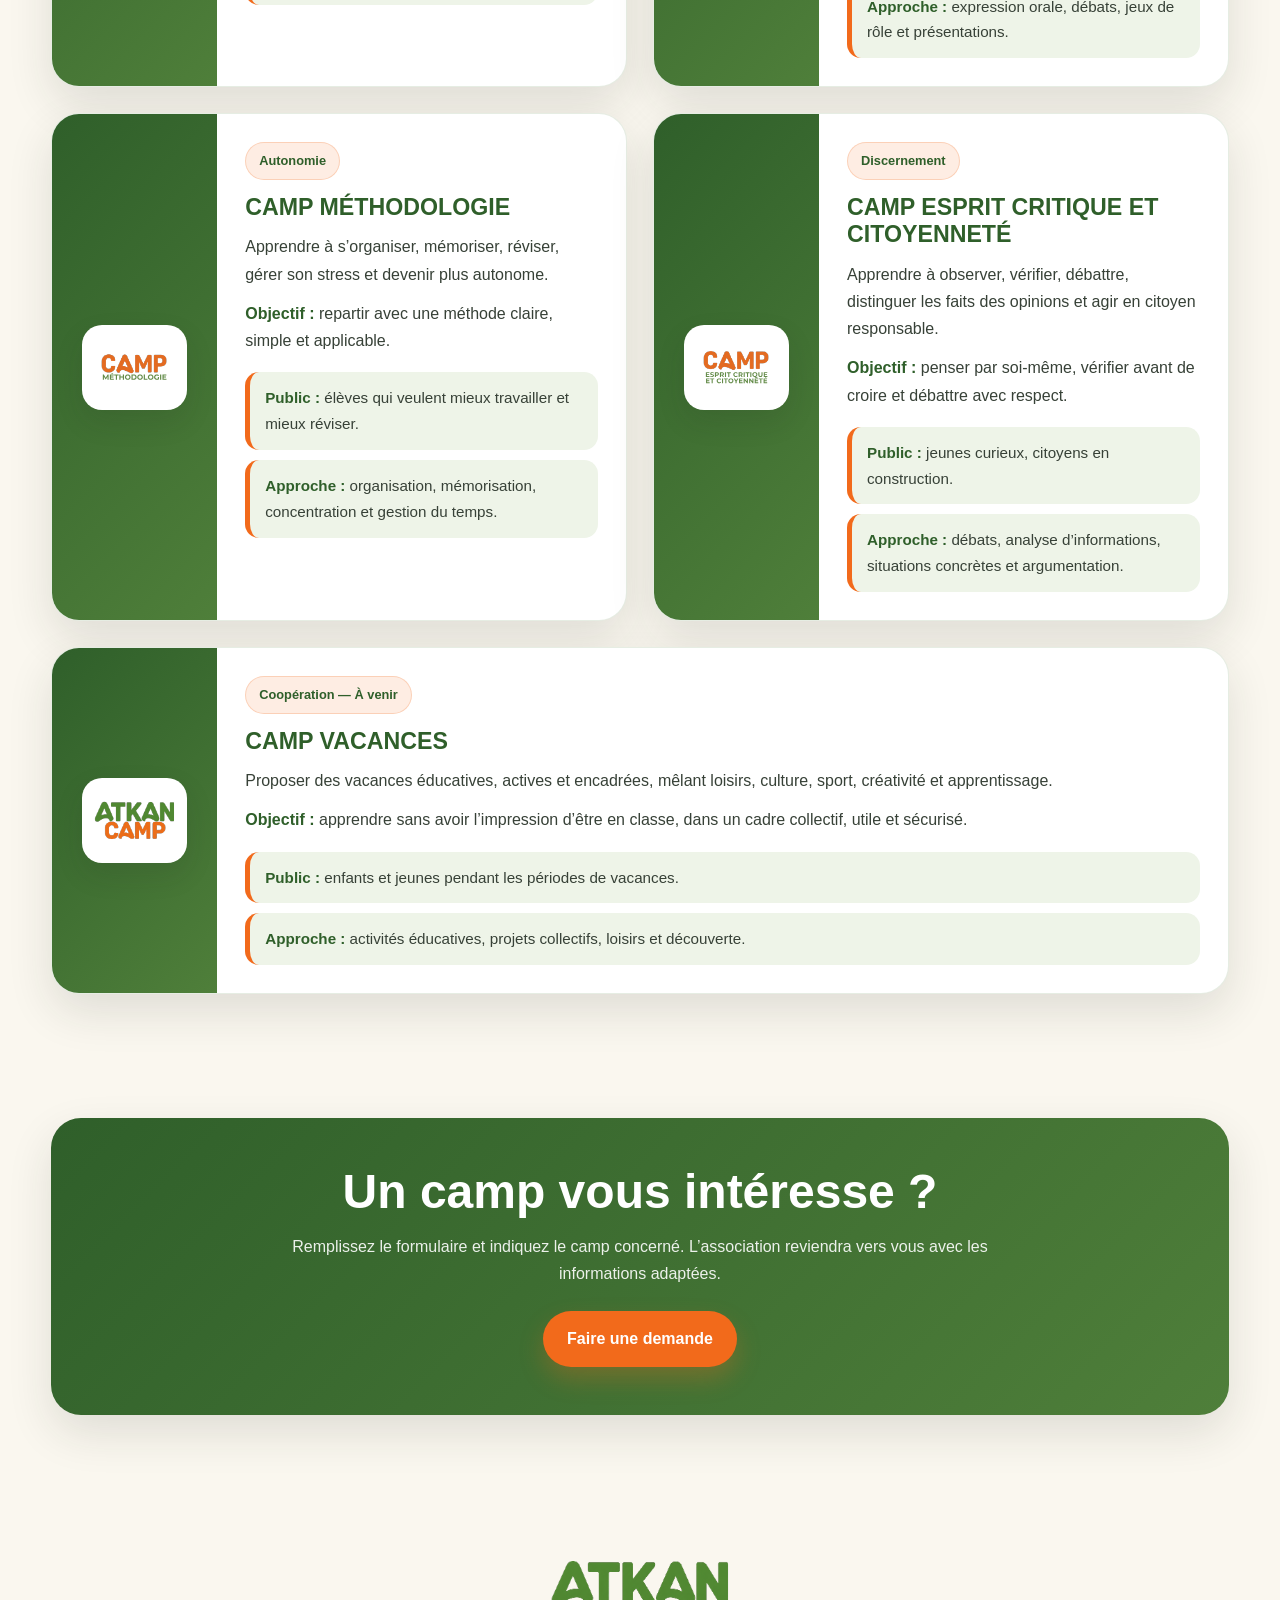
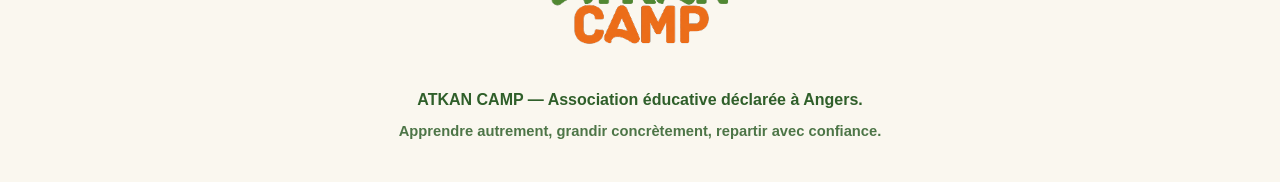
<file: camps.html>
<!DOCTYPE html>
<html lang="fr">
<head>
  <meta charset="UTF-8" />
  <meta name="viewport" content="width=device-width, initial-scale=1.0" />
  <meta name="theme-color" content="#4f7f3a">

  <title>Les camps - ATKAN CAMP</title>
  <meta name="description" content="Découvrez les camps éducatifs d’ATKAN CAMP à Angers : langues, éloquence, méthodologie, esprit critique, citoyenneté et vacances éducatives.">

  <style>
    :root {
      --green: #4f7f3a;
      --green-dark: #2f5f2a;
      --orange: #f26a1b;
      --cream: #faf7ef;
      --white: #ffffff;
      --text: #374137;
      --soft: #eef4e8;
      --shadow: 0 18px 45px rgba(31, 42, 31, 0.12);
      --shadow-soft: 0 10px 28px rgba(31, 42, 31, 0.08);
      --radius: 28px;
      --max-width: 1180px;
    }

    * {
      box-sizing: border-box;
      margin: 0;
      padding: 0;
    }

    html {
      scroll-behavior: smooth;
    }

    body {
      font-family: Arial, Helvetica, sans-serif;
      background: var(--cream);
      color: var(--text);
      line-height: 1.7;
      overflow-x: hidden;
    }

    body.menu-open {
      overflow: hidden;
    }

    img {
      max-width: 100%;
      display: block;
    }

    a {
      text-decoration: none;
      color: inherit;
    }

    button {
      font-family: inherit;
    }

    .container {
      width: min(92%, var(--max-width));
      margin: auto;
    }

    .skip-link {
      position: absolute;
      top: 10px;
      left: -999px;
      background: var(--orange);
      color: var(--white);
      padding: 10px 16px;
      border-radius: 10px;
      font-weight: 800;
      z-index: 9999;
    }

    .skip-link:focus {
      left: 10px;
    }

    .site-header {
      background: rgba(250, 247, 239, 0.96);
      border-bottom: 1px solid rgba(79, 127, 58, 0.15);
      position: sticky;
      top: 0;
      z-index: 1000;
      backdrop-filter: blur(14px);
    }

    .navbar {
      min-height: 86px;
      display: flex;
      align-items: center;
      justify-content: space-between;
      gap: 24px;
      position: relative;
    }

    .brand {
      flex-shrink: 0;
      z-index: 1002;
    }

    .brand img {
      width: 205px;
      height: auto;
    }

    .nav-links {
      display: flex;
      align-items: center;
      gap: 22px;
      font-size: 0.94rem;
      font-weight: 800;
      color: var(--green-dark);
    }

    .nav-links a {
      transition: 0.25s ease;
    }

    .nav-links a:hover,
    .nav-links a[aria-current="page"] {
      color: var(--orange);
    }

    .mobile-info-link {
      display: none;
    }

    .btn {
      display: inline-flex;
      align-items: center;
      justify-content: center;
      min-height: 48px;
      padding: 14px 24px;
      border-radius: 999px;
      background: var(--orange);
      color: var(--white);
      font-weight: 900;
      text-align: center;
      box-shadow: 0 12px 25px rgba(242, 106, 27, 0.28);
      border: none;
      cursor: pointer;
      transition: 0.25s ease;
    }

    .btn:hover {
      transform: translateY(-2px);
      box-shadow: 0 16px 35px rgba(242, 106, 27, 0.35);
    }

    .btn.secondary {
      background: var(--green);
      box-shadow: 0 12px 25px rgba(79, 127, 58, 0.25);
    }

    .menu-toggle {
      display: none;
      width: 46px;
      height: 46px;
      border: 1px solid rgba(79, 127, 58, 0.18);
      background: var(--white);
      border-radius: 14px;
      cursor: pointer;
      align-items: center;
      justify-content: center;
      flex-direction: column;
      gap: 5px;
      box-shadow: var(--shadow-soft);
      z-index: 1002;
    }

    .menu-toggle span {
      width: 22px;
      height: 3px;
      background: var(--green-dark);
      border-radius: 999px;
      transition: 0.25s ease;
    }

    .menu-toggle.is-active span:nth-child(1) {
      transform: translateY(8px) rotate(45deg);
    }

    .menu-toggle.is-active span:nth-child(2) {
      opacity: 0;
    }

    .menu-toggle.is-active span:nth-child(3) {
      transform: translateY(-8px) rotate(-45deg);
    }

    .page-hero {
      position: relative;
      overflow: hidden;
      padding: clamp(60px, 9vw, 110px) 0 clamp(56px, 8vw, 90px);
      background:
        radial-gradient(circle at top right, rgba(242, 106, 27, 0.16), transparent 35%),
        radial-gradient(circle at bottom left, rgba(79, 127, 58, 0.17), transparent 34%),
        var(--cream);
      text-align: left;
    }

    .page-hero::after {
      content: "";
      position: absolute;
      width: 360px;
      height: 360px;
      border-radius: 50%;
      background: rgba(79, 127, 58, 0.11);
      right: -120px;
      bottom: -160px;
    }

    .page-title {
      position: relative;
      z-index: 1;
      max-width: 900px;
    }

    .eyebrow {
      display: inline-flex;
      align-items: center;
      background: var(--soft);
      color: var(--green-dark);
      padding: 8px 16px;
      border-radius: 999px;
      font-weight: 900;
      margin-bottom: 22px;
      border: 1px solid rgba(79, 127, 58, 0.18);
      font-size: 0.92rem;
    }

    h1 {
      font-size: clamp(2.5rem, 7vw, 5.2rem);
      line-height: 0.98;
      color: var(--green-dark);
      letter-spacing: -2px;
      margin-bottom: 24px;
    }

    h1 span,
    h2 span {
      color: var(--orange);
    }

    .page-title p {
      max-width: 760px;
      font-size: clamp(1.05rem, 2vw, 1.18rem);
      margin-bottom: 30px;
    }

    .hero-actions {
      display: flex;
      flex-wrap: wrap;
      gap: 14px;
      align-items: center;
    }

    .rubriques {
      padding: 46px 0 10px;
    }

    .rubriques-grid {
      display: grid;
      grid-template-columns: repeat(4, 1fr);
      gap: 18px;
    }

    .rubrique-card {
      background: var(--white);
      border: 1px solid rgba(79, 127, 58, 0.14);
      border-radius: 22px;
      padding: 24px 20px;
      box-shadow: var(--shadow-soft);
      text-align: center;
      transition: 0.25s ease;
    }

    .rubrique-card:hover {
      transform: translateY(-4px);
      box-shadow: var(--shadow);
    }

    .rubrique-card span {
      display: block;
      color: var(--orange);
      font-weight: 900;
      font-size: 1.7rem;
      margin-bottom: 6px;
    }

    .rubrique-card h2 {
      color: var(--green-dark);
      font-size: 1.08rem;
      margin-bottom: 8px;
    }

    .rubrique-card p {
      font-size: 0.95rem;
    }

    .section {
      padding: clamp(54px, 7vw, 82px) 0;
    }

    .compact {
      padding-top: 42px;
    }

    .section-title {
      max-width: 820px;
      margin-bottom: 36px;
    }

    .section-title h2 {
      color: var(--green-dark);
      font-size: clamp(2rem, 5vw, 3.2rem);
      line-height: 1.05;
      margin-bottom: 14px;
      letter-spacing: -1px;
    }

    .section-title p {
      font-size: 1.06rem;
    }

    .camps-grid {
      display: grid;
      grid-template-columns: repeat(2, 1fr);
      gap: 26px;
    }

    .camp-card {
      background: var(--white);
      border-radius: var(--radius);
      border: 1px solid rgba(79, 127, 58, 0.14);
      box-shadow: var(--shadow);
      overflow: hidden;
      display: grid;
      grid-template-columns: 165px 1fr;
      transition: 0.25s ease;
    }

    .camp-card:hover {
      transform: translateY(-5px);
    }

    .camp-card.wide {
      grid-column: span 2;
    }

    .camp-logo {
      background: linear-gradient(135deg, var(--green-dark), var(--green));
      display: flex;
      align-items: center;
      justify-content: center;
      padding: 24px;
    }

    .camp-logo img {
      width: 105px;
      height: auto;
      background: var(--white);
      border-radius: 20px;
      padding: 12px;
      box-shadow: 0 12px 28px rgba(31, 42, 31, 0.12);
    }

    .camp-content {
      padding: 28px;
    }

    .tag {
      display: inline-flex;
      background: rgba(242, 106, 27, 0.12);
      color: var(--green-dark);
      border: 1px solid rgba(242, 106, 27, 0.22);
      padding: 7px 13px;
      border-radius: 999px;
      font-size: 0.8rem;
      font-weight: 900;
      margin-bottom: 14px;
    }

    .camp-content h3 {
      color: var(--green-dark);
      font-size: 1.45rem;
      margin-bottom: 12px;
      line-height: 1.18;
    }

    .camp-content p {
      margin-bottom: 12px;
      font-size: 1rem;
    }

    .camp-content b {
      color: var(--green-dark);
    }

    .camp-details {
      margin-top: 18px;
      display: grid;
      gap: 10px;
    }

    .detail-item {
      background: var(--soft);
      border-left: 5px solid var(--orange);
      padding: 13px 15px;
      border-radius: 14px;
      font-size: 0.95rem;
    }

    .detail-item strong {
      color: var(--green-dark);
    }

    .cta {
      background: linear-gradient(135deg, var(--green-dark), var(--green));
      color: var(--white);
      border-radius: 30px;
      padding: clamp(30px, 5vw, 48px);
      box-shadow: var(--shadow);
      text-align: center;
    }

    .cta h2 {
      font-size: clamp(1.8rem, 4vw, 3rem);
      margin-bottom: 14px;
      line-height: 1.1;
    }

    .cta p {
      max-width: 720px;
      margin: 0 auto 24px;
      color: rgba(255, 255, 255, 0.9);
    }

    .site-footer {
      padding: 38px 0;
      text-align: center;
      color: var(--green-dark);
      font-weight: 800;
    }

    .site-footer img {
      width: 180px;
      margin: 0 auto 16px;
    }

    .site-footer .small {
      font-size: 0.92rem;
      opacity: 0.85;
      margin-top: 6px;
    }

    @media (max-width: 1060px) {
      .nav-links {
        gap: 14px;
        font-size: 0.88rem;
      }

      .brand img {
        width: 180px;
      }

      .rubriques-grid {
        grid-template-columns: repeat(2, 1fr);
      }
    }

    @media (max-width: 920px) {
      .container {
        width: min(100% - 32px, var(--max-width));
      }

      .navbar {
        min-height: 76px;
      }

      .brand img {
        width: 160px;
      }

      .navbar > .btn {
        display: none;
      }

      .menu-toggle {
        display: flex;
      }

      .nav-links {
        position: fixed;
        top: 76px;
        left: 16px;
        right: 16px;
        display: grid;
        grid-template-columns: 1fr;
        gap: 10px;
        padding: 18px;
        background: rgba(255, 255, 255, 0.98);
        border: 1px solid rgba(79, 127, 58, 0.16);
        border-radius: 24px;
        box-shadow: var(--shadow);
        transform: translateY(-18px);
        opacity: 0;
        visibility: hidden;
        pointer-events: none;
        transition: 0.25s ease;
        z-index: 1001;
      }

      .nav-links.is-open {
        transform: translateY(0);
        opacity: 1;
        visibility: visible;
        pointer-events: auto;
      }

      .nav-links a {
        display: block;
        padding: 14px 16px;
        background: var(--soft);
        border-radius: 14px;
        color: var(--green-dark);
        font-weight: 900;
      }

      .nav-links a:hover,
      .nav-links a[aria-current="page"] {
        background: rgba(242, 106, 27, 0.12);
        color: var(--orange);
      }

      .mobile-info-link {
        display: block;
        background: var(--orange) !important;
        color: var(--white) !important;
        text-align: center;
        box-shadow: 0 12px 25px rgba(242, 106, 27, 0.22);
      }

      .page-hero {
        padding: 64px 0 54px;
      }

      h1 {
        font-size: clamp(2.2rem, 8vw, 4rem);
        line-height: 1;
        letter-spacing: -1.2px;
      }

      .camps-grid {
        grid-template-columns: 1fr;
      }

      .camp-card,
      .camp-card.wide {
        grid-column: span 1;
      }
    }

    @media (max-width: 620px) {
      body {
        line-height: 1.65;
      }

      .container {
        width: min(100% - 24px, var(--max-width));
      }

      .navbar {
        min-height: 70px;
      }

      .brand img {
        width: 140px;
      }

      .menu-toggle {
        width: 42px;
        height: 42px;
      }

      .nav-links {
        top: 70px;
        left: 12px;
        right: 12px;
        border-radius: 22px;
      }

      .page-hero {
        padding: 48px 0 42px;
      }

      .page-hero::after {
        width: 220px;
        height: 220px;
        right: -100px;
        bottom: -110px;
      }

      .eyebrow {
        font-size: 0.78rem;
        padding: 7px 13px;
        margin-bottom: 18px;
      }

      h1 {
        font-size: clamp(2rem, 11vw, 3.1rem);
        line-height: 1.02;
        letter-spacing: -1px;
        margin-bottom: 20px;
      }

      .page-title p {
        font-size: 1rem;
        margin-bottom: 24px;
      }

      .hero-actions {
        display: grid;
        grid-template-columns: 1fr;
        gap: 12px;
      }

      .btn {
        width: 100%;
        min-height: 48px;
        padding: 13px 18px;
        font-size: 0.95rem;
      }

      .rubriques {
        padding: 34px 0 0;
      }

      .rubriques-grid {
        grid-template-columns: 1fr;
      }

      .rubrique-card {
        padding: 22px;
      }

      .section {
        padding: 44px 0;
      }

      .section-title h2 {
        font-size: clamp(1.75rem, 8vw, 2.35rem);
      }

      .camp-card {
        grid-template-columns: 1fr;
        border-radius: 24px;
      }

      .camp-logo {
        min-height: 150px;
      }

      .camp-logo img {
        width: 94px;
      }

      .camp-content {
        padding: 22px;
      }

      .camp-content h3 {
        font-size: 1.22rem;
      }

      .detail-item {
        font-size: 0.92rem;
      }

      .cta {
        padding: 28px 22px;
        border-radius: 24px;
      }

      .site-footer {
        padding: 30px 0;
      }

      .site-footer img {
        width: 135px;
      }

      .site-footer p {
        font-size: 0.92rem;
      }

      .site-footer .small {
        font-size: 0.84rem;
      }
    }

    @media (max-width: 390px) {
      .container {
        width: min(100% - 20px, var(--max-width));
      }

      .brand img {
        width: 125px;
      }

      h1 {
        font-size: 1.95rem;
      }

      .camp-content {
        padding: 20px;
      }

      .btn {
        font-size: 0.9rem;
      }
    }

    @media (prefers-reduced-motion: reduce) {
      html {
        scroll-behavior: auto;
      }

      *,
      *::before,
      *::after {
        transition: none !important;
      }
    }
  </style>
</head>

<body>

<a class="skip-link" href="#contenu">Aller au contenu</a>

<header class="site-header">
  <div class="container navbar">

    <a href="index.html" class="brand" aria-label="Accueil ATKAN CAMP">
      <img src="8.svg" alt="Logo ATKAN CAMP">
    </a>

    <nav class="nav-links" id="mobileMenu" aria-label="Navigation principale">
      <a href="index.html">Accueil</a>
      <a href="projet-educatif.html">Projet éducatif</a>
      <a href="projet-associatif.html">Projet associatif</a>
      <a href="camps.html" aria-current="page">Les camps</a>
      <a href="contact.html">Contact</a>
      <a class="mobile-info-link" href="https://forms.gle/nPrbksHGQhSJZZHL8" target="_blank" rel="noopener">
        Demande d’information
      </a>
    </nav>

    <a class="btn" href="https://forms.gle/nPrbksHGQhSJZZHL8" target="_blank" rel="noopener">
      Demande d’information
    </a>

    <button class="menu-toggle" type="button" aria-label="Ouvrir le menu" aria-expanded="false" aria-controls="mobileMenu">
      <span></span>
      <span></span>
      <span></span>
    </button>

  </div>
</header>

<main id="contenu">

  <section class="page-hero">
    <div class="container page-title">
      <span class="eyebrow">ATKAN CAMP • Parcours éducatifs</span>
      <h1>Cinq camps pour <span>apprendre autrement</span>.</h1>
      <p>
        Des parcours complémentaires pour aider les enfants et les jeunes à parler, réfléchir,
        s’organiser, coopérer, créer et progresser avec confiance.
      </p>

      <div class="hero-actions">
        <a class="btn" href="#camps">Découvrir les camps</a>
        <a class="btn secondary" href="https://forms.gle/nPrbksHGQhSJZZHL8" target="_blank" rel="noopener">
          Demande d’information
        </a>
      </div>
    </div>
  </section>

  <section class="rubriques">
    <div class="container rubriques-grid">

      <article class="rubrique-card">
        <span>01</span>
        <h2>Apprendre autrement</h2>
        <p>Des activités concrètes, orales, visuelles et participatives.</p>
      </article>

      <article class="rubrique-card">
        <span>02</span>
        <h2>Gagner en confiance</h2>
        <p>Un cadre bienveillant pour progresser sans pression inutile.</p>
      </article>

      <article class="rubrique-card">
        <span>03</span>
        <h2>Développer l’autonomie</h2>
        <p>Des méthodes simples pour mieux apprendre et s’organiser.</p>
      </article>

      <article class="rubrique-card">
        <span>04</span>
        <h2>Grandir concrètement</h2>
        <p>Des compétences utiles à l’école, en société et dans la vie.</p>
      </article>

    </div>
  </section>

  <section class="section compact" id="camps">
    <div class="container">

      <div class="section-title">
        <h2>Nos camps <span>pédagogiques</span>.</h2>
        <p>
          ATKAN CAMP propose plusieurs parcours complémentaires pour accompagner les enfants et les jeunes dans leur progression.
        </p>
      </div>

      <div class="camps-grid">

        <article class="camp-card">
          <div class="camp-logo">
            <img src="7.svg" alt="Logo Camp Langues">
          </div>

          <div class="camp-content">
            <span class="tag">Communication</span>
            <h3>CAMP LANGUES</h3>

            <p>
              Apprendre une langue par l’oral, la pratique, les jeux, les situations concrètes et les projets.
            </p>

            <p>
              <b>Objectif :</b> parler, comprendre, lire, écrire et utiliser la langue avec davantage de confiance.
            </p>

            <div class="camp-details">
              <div class="detail-item">
                <strong>Public :</strong> enfants et jeunes selon niveau.
              </div>
              <div class="detail-item">
                <strong>Approche :</strong> oral, pratique, jeux, projets et mise en situation.
              </div>
            </div>
          </div>
        </article>

        <article class="camp-card">
          <div class="camp-logo">
            <img src="4.svg" alt="Logo Camp Éloquence">
          </div>

          <div class="camp-content">
            <span class="tag">Confiance</span>
            <h3>CAMP ÉLOQUENCE</h3>

            <p>
              Développer la prise de parole, la posture, la voix, l’écoute, l’argumentation et l’aisance devant un groupe.
            </p>

            <p>
              <b>Objectif :</b> oser parler, structurer ses idées et s’exprimer avec clarté.
            </p>

            <div class="camp-details">
              <div class="detail-item">
                <strong>Public :</strong> jeunes souhaitant gagner en aisance orale.
              </div>
              <div class="detail-item">
                <strong>Approche :</strong> expression orale, débats, jeux de rôle et présentations.
              </div>
            </div>
          </div>
        </article>

        <article class="camp-card">
          <div class="camp-logo">
            <img src="6.svg" alt="Logo Camp Méthodologie">
          </div>

          <div class="camp-content">
            <span class="tag">Autonomie</span>
            <h3>CAMP MÉTHODOLOGIE</h3>

            <p>
              Apprendre à s’organiser, mémoriser, réviser, gérer son stress et devenir plus autonome.
            </p>

            <p>
              <b>Objectif :</b> repartir avec une méthode claire, simple et applicable.
            </p>

            <div class="camp-details">
              <div class="detail-item">
                <strong>Public :</strong> élèves qui veulent mieux travailler et mieux réviser.
              </div>
              <div class="detail-item">
                <strong>Approche :</strong> organisation, mémorisation, concentration et gestion du temps.
              </div>
            </div>
          </div>
        </article>

        <article class="camp-card">
          <div class="camp-logo">
            <img src="5.svg" alt="Logo Camp Esprit critique et citoyenneté">
          </div>

          <div class="camp-content">
            <span class="tag">Discernement</span>
            <h3>CAMP ESPRIT CRITIQUE ET CITOYENNETÉ</h3>

            <p>
              Apprendre à observer, vérifier, débattre, distinguer les faits des opinions et agir en citoyen responsable.
            </p>

            <p>
              <b>Objectif :</b> penser par soi-même, vérifier avant de croire et débattre avec respect.
            </p>

            <div class="camp-details">
              <div class="detail-item">
                <strong>Public :</strong> jeunes curieux, citoyens en construction.
              </div>
              <div class="detail-item">
                <strong>Approche :</strong> débats, analyse d’informations, situations concrètes et argumentation.
              </div>
            </div>
          </div>
        </article>

        <article class="camp-card wide">
          <div class="camp-logo">
            <img src="8.svg" alt="Logo ATKAN CAMP">
          </div>

          <div class="camp-content">
            <span class="tag">Coopération — À venir</span>
            <h3>CAMP VACANCES</h3>

            <p>
              Proposer des vacances éducatives, actives et encadrées, mêlant loisirs, culture, sport, créativité et apprentissage.
            </p>

            <p>
              <b>Objectif :</b> apprendre sans avoir l’impression d’être en classe, dans un cadre collectif, utile et sécurisé.
            </p>

            <div class="camp-details">
              <div class="detail-item">
                <strong>Public :</strong> enfants et jeunes pendant les périodes de vacances.
              </div>
              <div class="detail-item">
                <strong>Approche :</strong> activités éducatives, projets collectifs, loisirs et découverte.
              </div>
            </div>
          </div>
        </article>

      </div>
    </div>
  </section>

  <section class="section compact">
    <div class="container">
      <div class="cta">
        <div class="cta-content">
          <h2>Un camp vous intéresse ?</h2>
          <p>
            Remplissez le formulaire et indiquez le camp concerné. L’association reviendra vers vous avec les informations adaptées.
          </p>
          <a class="btn" href="https://forms.gle/nPrbksHGQhSJZZHL8" target="_blank" rel="noopener">
            Faire une demande
          </a>
        </div>
      </div>
    </div>
  </section>

</main>

<footer class="site-footer">
  <div class="container">
    <img src="8.svg" alt="Logo ATKAN CAMP">
    <p>ATKAN CAMP — Association éducative déclarée à Angers.</p>
    <p class="small">Apprendre autrement, grandir concrètement, repartir avec confiance.</p>
  </div>
</footer>

<script>
  const menuToggle = document.querySelector(".menu-toggle");
  const mobileMenu = document.querySelector("#mobileMenu");

  if (menuToggle && mobileMenu) {
    menuToggle.addEventListener("click", () => {
      const isOpen = mobileMenu.classList.toggle("is-open");

      menuToggle.classList.toggle("is-active", isOpen);
      menuToggle.setAttribute("aria-expanded", isOpen ? "true" : "false");
      document.body.classList.toggle("menu-open", isOpen);
    });

    mobileMenu.querySelectorAll("a").forEach((link) => {
      link.addEventListener("click", () => {
        mobileMenu.classList.remove("is-open");
        menuToggle.classList.remove("is-active");
        menuToggle.setAttribute("aria-expanded", "false");
        document.body.classList.remove("menu-open");
      });
    });
  }
</script>

</body>
</html>
</file>
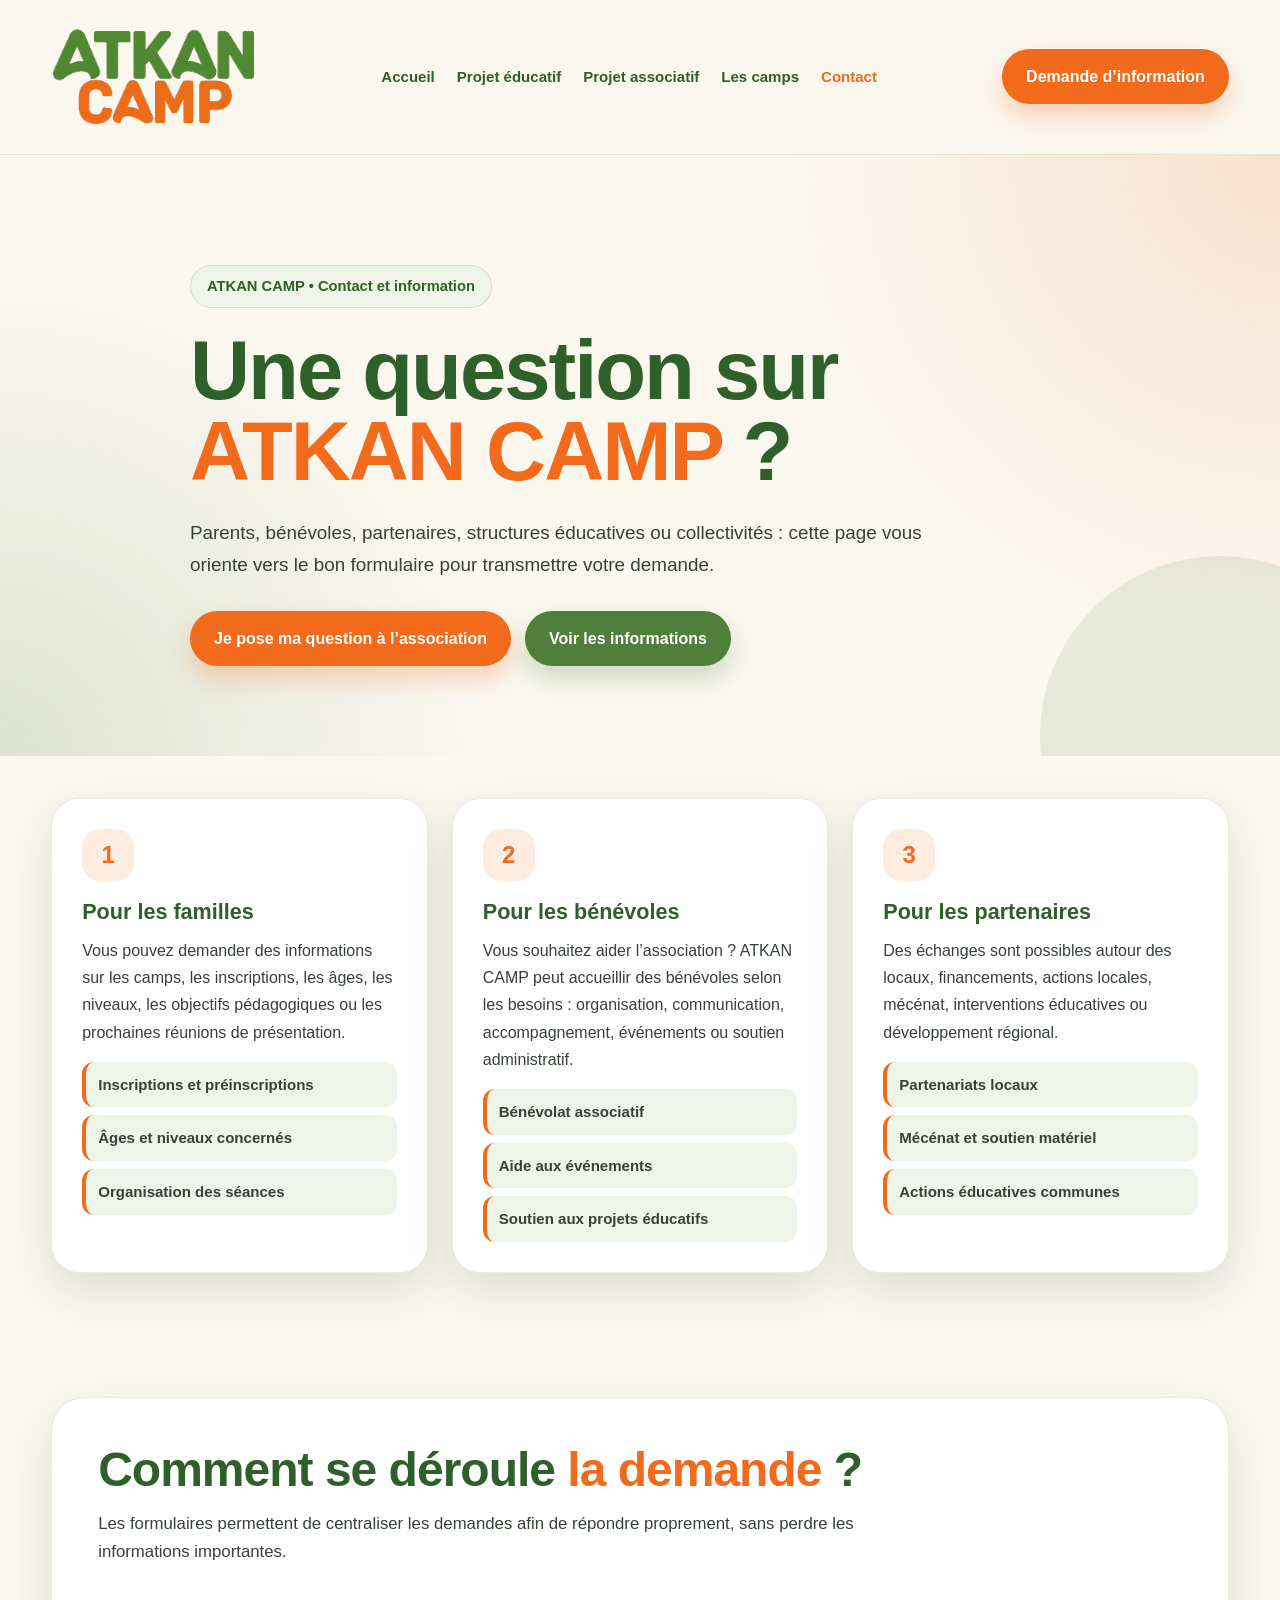
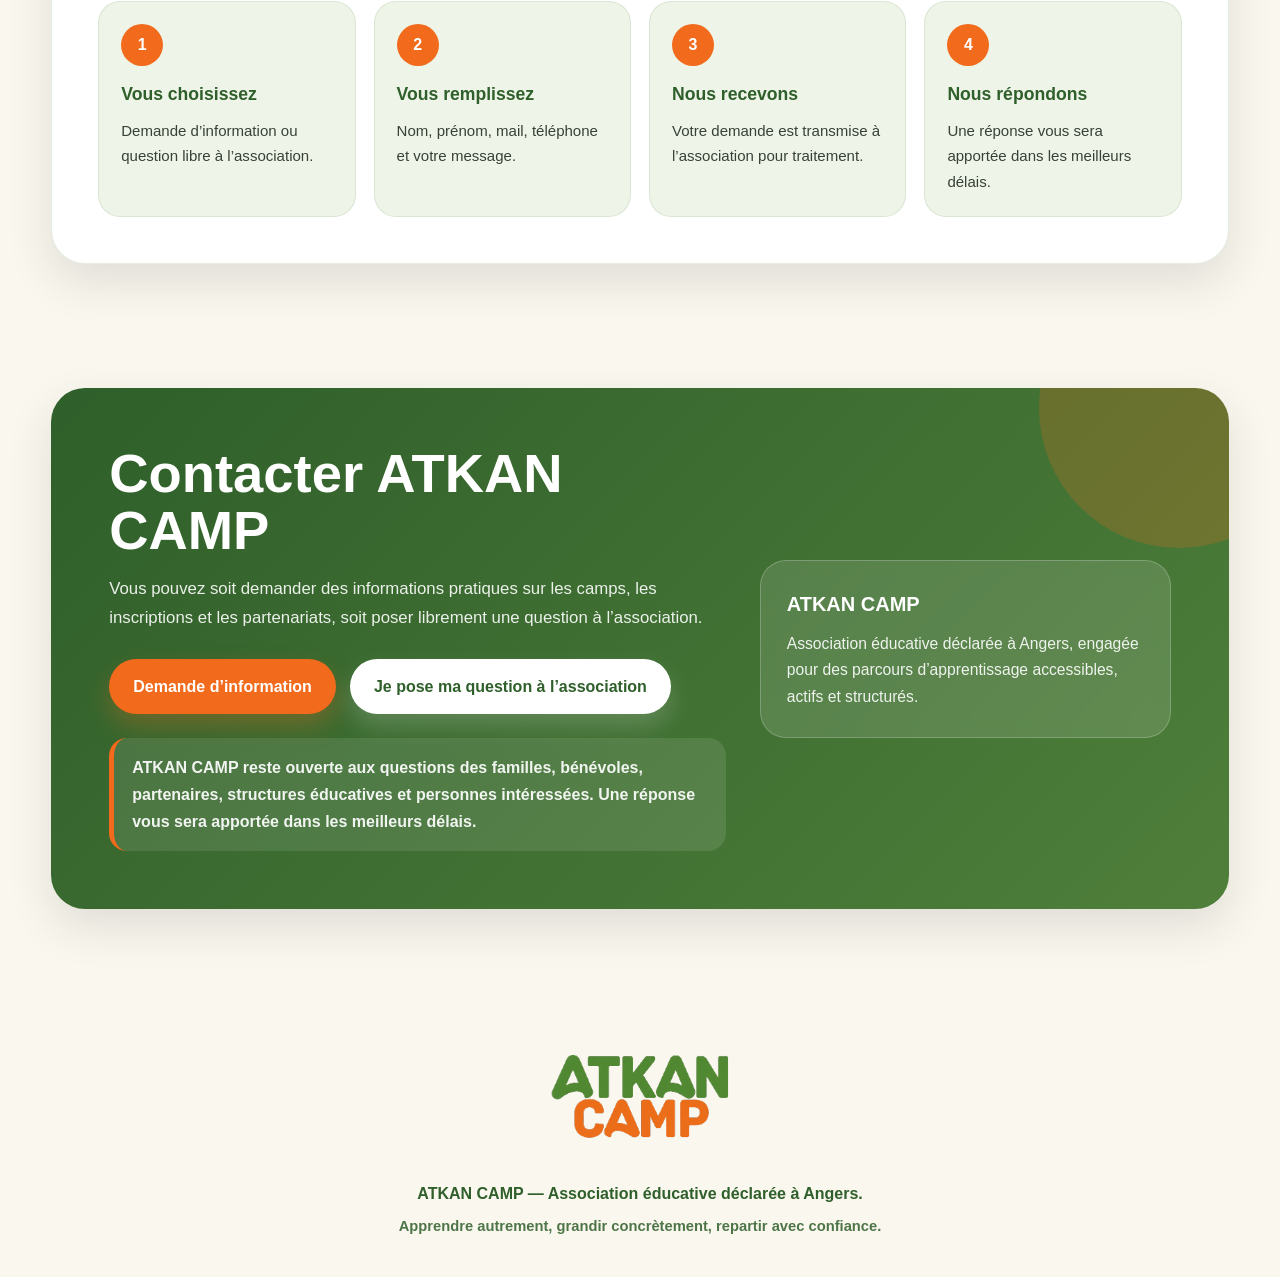
<file: contact.html>
<!DOCTYPE html>
<html lang="fr">
<head>
  <meta charset="UTF-8" />
  <meta name="viewport" content="width=device-width, initial-scale=1.0" />
  <meta name="theme-color" content="#4f7f3a">

  <title>Contact - ATKAN CAMP</title>
  <meta name="description" content="Contactez ATKAN CAMP, association éducative déclarée à Angers : informations pour parents, bénévoles, partenaires et structures éducatives.">

  <style>
    :root {
      --green: #4f7f3a;
      --green-dark: #2f5f2a;
      --orange: #f26a1b;
      --cream: #faf7ef;
      --white: #ffffff;
      --text: #374137;
      --soft: #eef4e8;
      --shadow: 0 18px 45px rgba(31, 42, 31, 0.12);
      --shadow-soft: 0 10px 28px rgba(31, 42, 31, 0.08);
      --radius: 28px;
      --max-width: 1180px;
    }

    * {
      box-sizing: border-box;
      margin: 0;
      padding: 0;
    }

    html {
      scroll-behavior: smooth;
    }

    body {
      font-family: Arial, Helvetica, sans-serif;
      background: var(--cream);
      color: var(--text);
      line-height: 1.7;
      overflow-x: hidden;
    }

    body.menu-open {
      overflow: hidden;
    }

    a {
      color: inherit;
      text-decoration: none;
    }

    img {
      max-width: 100%;
      display: block;
    }

    button {
      font-family: inherit;
    }

    .container {
      width: min(92%, var(--max-width));
      margin: auto;
    }

    .skip-link {
      position: absolute;
      top: 10px;
      left: -999px;
      background: var(--orange);
      color: var(--white);
      padding: 10px 16px;
      border-radius: 10px;
      font-weight: 800;
      z-index: 9999;
    }

    .skip-link:focus {
      left: 10px;
    }

    .site-header {
      position: sticky;
      top: 0;
      z-index: 1000;
      background: rgba(250, 247, 239, 0.96);
      backdrop-filter: blur(14px);
      border-bottom: 1px solid rgba(79, 127, 58, 0.15);
    }

    .navbar {
      min-height: 86px;
      display: flex;
      align-items: center;
      justify-content: space-between;
      gap: 24px;
      position: relative;
    }

    .brand {
      flex-shrink: 0;
      z-index: 1002;
    }

    .brand img {
      width: 205px;
      height: auto;
    }

    .nav-links {
      display: flex;
      align-items: center;
      gap: 22px;
      font-size: 0.94rem;
      font-weight: 800;
      color: var(--green-dark);
    }

    .nav-links a {
      transition: 0.25s ease;
    }

    .nav-links a:hover,
    .nav-links a[aria-current="page"] {
      color: var(--orange);
    }

    .mobile-info-link,
    .mobile-question-link {
      display: none;
    }

    .btn {
      display: inline-flex;
      align-items: center;
      justify-content: center;
      min-height: 48px;
      padding: 14px 24px;
      border-radius: 999px;
      background: var(--orange);
      color: var(--white);
      font-weight: 900;
      text-align: center;
      box-shadow: 0 12px 25px rgba(242, 106, 27, 0.28);
      border: none;
      cursor: pointer;
      transition: 0.25s ease;
    }

    .btn:hover {
      transform: translateY(-2px);
      box-shadow: 0 16px 35px rgba(242, 106, 27, 0.35);
    }

    .btn.secondary {
      background: var(--green);
      box-shadow: 0 12px 25px rgba(79, 127, 58, 0.25);
    }

    .btn.secondary-light {
      background: var(--white);
      color: var(--green-dark);
      box-shadow: 0 12px 25px rgba(255, 255, 255, 0.18);
    }

    .btn.secondary-light:hover {
      background: var(--soft);
      color: var(--green-dark);
    }

    .menu-toggle {
      display: none;
      width: 46px;
      height: 46px;
      border: 1px solid rgba(79, 127, 58, 0.18);
      background: var(--white);
      border-radius: 14px;
      cursor: pointer;
      align-items: center;
      justify-content: center;
      flex-direction: column;
      gap: 5px;
      box-shadow: var(--shadow-soft);
      z-index: 1002;
    }

    .menu-toggle span {
      width: 22px;
      height: 3px;
      background: var(--green-dark);
      border-radius: 999px;
      transition: 0.25s ease;
    }

    .menu-toggle.is-active span:nth-child(1) {
      transform: translateY(8px) rotate(45deg);
    }

    .menu-toggle.is-active span:nth-child(2) {
      opacity: 0;
    }

    .menu-toggle.is-active span:nth-child(3) {
      transform: translateY(-8px) rotate(-45deg);
    }

    .page-hero {
      position: relative;
      overflow: hidden;
      padding: clamp(60px, 9vw, 110px) 0 clamp(56px, 8vw, 90px);
      background:
        radial-gradient(circle at top right, rgba(242, 106, 27, 0.16), transparent 35%),
        radial-gradient(circle at bottom left, rgba(79, 127, 58, 0.17), transparent 34%),
        var(--cream);
    }

    .page-hero::after {
      content: "";
      position: absolute;
      width: 360px;
      height: 360px;
      border-radius: 50%;
      background: rgba(79, 127, 58, 0.11);
      right: -120px;
      bottom: -160px;
    }

    .page-title {
      position: relative;
      z-index: 1;
      max-width: 900px;
    }

    .eyebrow {
      display: inline-flex;
      align-items: center;
      background: var(--soft);
      color: var(--green-dark);
      padding: 8px 16px;
      border-radius: 999px;
      font-weight: 900;
      margin-bottom: 22px;
      border: 1px solid rgba(79, 127, 58, 0.18);
      font-size: 0.92rem;
    }

    h1 {
      font-size: clamp(2.5rem, 7vw, 5.2rem);
      line-height: 0.98;
      color: var(--green-dark);
      letter-spacing: -2px;
      margin-bottom: 24px;
    }

    h1 span,
    h2 span {
      color: var(--orange);
    }

    .page-title p {
      max-width: 760px;
      font-size: clamp(1.05rem, 2vw, 1.18rem);
      margin-bottom: 30px;
    }

    .hero-actions {
      display: flex;
      flex-wrap: wrap;
      gap: 14px;
      align-items: center;
    }

    .section {
      padding: clamp(54px, 7vw, 82px) 0;
    }

    .compact {
      padding-top: 42px;
    }

    .contact-grid {
      display: grid;
      grid-template-columns: repeat(3, 1fr);
      gap: 24px;
    }

    .contact-card {
      background: var(--white);
      border-radius: var(--radius);
      padding: 30px;
      border: 1px solid rgba(79, 127, 58, 0.14);
      box-shadow: var(--shadow);
      transition: 0.25s ease;
      min-height: 100%;
    }

    .contact-card:hover {
      transform: translateY(-5px);
      box-shadow: 0 22px 55px rgba(31, 42, 31, 0.14);
    }

    .contact-icon {
      width: 52px;
      height: 52px;
      border-radius: 18px;
      background: rgba(242, 106, 27, 0.13);
      color: var(--orange);
      display: grid;
      place-items: center;
      font-size: 1.5rem;
      font-weight: 900;
      margin-bottom: 18px;
    }

    .contact-card h3 {
      color: var(--green-dark);
      font-size: 1.35rem;
      margin-bottom: 12px;
      line-height: 1.2;
    }

    .contact-card p {
      font-size: 1rem;
      margin-bottom: 16px;
    }

    .contact-card ul {
      list-style: none;
      display: grid;
      gap: 8px;
      margin-top: 16px;
    }

    .contact-card li {
      background: var(--soft);
      border-left: 4px solid var(--orange);
      padding: 10px 12px;
      border-radius: 12px;
      font-size: 0.94rem;
      font-weight: 700;
    }

    .process {
      background: var(--white);
      border-radius: 34px;
      padding: clamp(28px, 5vw, 46px);
      box-shadow: var(--shadow);
      border: 1px solid rgba(79, 127, 58, 0.14);
    }

    .section-title {
      max-width: 820px;
      margin-bottom: 34px;
    }

    .section-title h2 {
      color: var(--green-dark);
      font-size: clamp(2rem, 5vw, 3rem);
      line-height: 1.08;
      margin-bottom: 14px;
      letter-spacing: -1px;
    }

    .section-title p {
      font-size: 1.05rem;
    }

    .steps-grid {
      display: grid;
      grid-template-columns: repeat(4, 1fr);
      gap: 18px;
    }

    .step-card {
      background: var(--soft);
      border-radius: 22px;
      padding: 22px;
      border: 1px solid rgba(79, 127, 58, 0.12);
    }

    .step-card span {
      display: inline-grid;
      place-items: center;
      width: 42px;
      height: 42px;
      border-radius: 50%;
      background: var(--orange);
      color: var(--white);
      font-weight: 900;
      margin-bottom: 14px;
    }

    .step-card h3 {
      color: var(--green-dark);
      margin-bottom: 8px;
      font-size: 1.1rem;
    }

    .step-card p {
      font-size: 0.94rem;
    }

    .cta {
      position: relative;
      overflow: hidden;
      background: linear-gradient(135deg, var(--green-dark), var(--green));
      color: var(--white);
      border-radius: 34px;
      padding: clamp(32px, 6vw, 58px);
      box-shadow: var(--shadow);
      display: grid;
      grid-template-columns: 1.2fr 0.8fr;
      gap: 34px;
      align-items: center;
    }

    .cta::before {
      content: "";
      position: absolute;
      width: 280px;
      height: 280px;
      background: rgba(242, 106, 27, 0.22);
      border-radius: 50%;
      top: -120px;
      right: -90px;
    }

    .cta-content {
      position: relative;
      z-index: 1;
    }

    .cta h2 {
      font-size: clamp(2rem, 5vw, 3.4rem);
      line-height: 1.04;
      margin-bottom: 16px;
    }

    .cta p {
      max-width: 760px;
      color: rgba(255, 255, 255, 0.9);
      margin-bottom: 26px;
      font-size: 1.05rem;
    }

    .cta-buttons {
      display: flex;
      flex-wrap: wrap;
      gap: 14px;
      align-items: center;
    }

    .cta-box {
      position: relative;
      z-index: 1;
      background: rgba(255, 255, 255, 0.12);
      border: 1px solid rgba(255, 255, 255, 0.22);
      border-radius: 26px;
      padding: 26px;
      backdrop-filter: blur(8px);
    }

    .cta-box strong {
      display: block;
      color: var(--white);
      font-size: 1.25rem;
      margin-bottom: 10px;
    }

    .cta-box p {
      margin-bottom: 0;
      font-size: 0.98rem;
    }

    .notice {
      margin-top: 24px;
      background: rgba(255, 255, 255, 0.1);
      border-left: 5px solid var(--orange);
      border-radius: 18px;
      padding: 16px 18px;
      color: rgba(255, 255, 255, 0.92);
      font-weight: 700;
    }

    .site-footer {
      padding: 38px 0;
      text-align: center;
      color: var(--green-dark);
      font-weight: 800;
    }

    .site-footer img {
      width: 180px;
      margin: 0 auto 16px;
    }

    .site-footer .small {
      font-size: 0.92rem;
      opacity: 0.85;
      margin-top: 6px;
    }

    @media (max-width: 1060px) {
      .nav-links {
        gap: 14px;
        font-size: 0.88rem;
      }

      .brand img {
        width: 180px;
      }

      .contact-grid {
        grid-template-columns: repeat(2, 1fr);
      }

      .steps-grid {
        grid-template-columns: repeat(2, 1fr);
      }

      .cta {
        grid-template-columns: 1fr;
      }
    }

    @media (max-width: 920px) {
      .container {
        width: min(100% - 32px, var(--max-width));
      }

      .navbar {
        min-height: 76px;
      }

      .brand img {
        width: 160px;
      }

      .navbar > .btn {
        display: none;
      }

      .menu-toggle {
        display: flex;
      }

      .nav-links {
        position: fixed;
        top: 76px;
        left: 16px;
        right: 16px;
        display: grid;
        grid-template-columns: 1fr;
        gap: 10px;
        padding: 18px;
        background: rgba(255, 255, 255, 0.98);
        border: 1px solid rgba(79, 127, 58, 0.16);
        border-radius: 24px;
        box-shadow: var(--shadow);
        transform: translateY(-18px);
        opacity: 0;
        visibility: hidden;
        pointer-events: none;
        transition: 0.25s ease;
        z-index: 1001;
      }

      .nav-links.is-open {
        transform: translateY(0);
        opacity: 1;
        visibility: visible;
        pointer-events: auto;
      }

      .nav-links a {
        display: block;
        padding: 14px 16px;
        background: var(--soft);
        border-radius: 14px;
        color: var(--green-dark);
        font-weight: 900;
      }

      .nav-links a:hover,
      .nav-links a[aria-current="page"] {
        background: rgba(242, 106, 27, 0.12);
        color: var(--orange);
      }

      .mobile-info-link {
        display: block;
        background: var(--orange) !important;
        color: var(--white) !important;
        text-align: center;
        box-shadow: 0 12px 25px rgba(242, 106, 27, 0.22);
      }

      .mobile-question-link {
        display: block;
        background: var(--white) !important;
        color: var(--green-dark) !important;
        text-align: center;
        border: 1px solid rgba(79, 127, 58, 0.18);
      }

      .page-hero {
        padding: 64px 0 54px;
      }

      h1 {
        font-size: clamp(2.2rem, 8vw, 4rem);
        line-height: 1;
        letter-spacing: -1.2px;
      }
    }

    @media (max-width: 620px) {
      body {
        line-height: 1.65;
      }

      .container {
        width: min(100% - 24px, var(--max-width));
      }

      .navbar {
        min-height: 70px;
      }

      .brand img {
        width: 140px;
      }

      .menu-toggle {
        width: 42px;
        height: 42px;
      }

      .nav-links {
        top: 70px;
        left: 12px;
        right: 12px;
        border-radius: 22px;
      }

      .page-hero {
        padding: 48px 0 42px;
      }

      .page-hero::after {
        width: 220px;
        height: 220px;
        right: -100px;
        bottom: -110px;
      }

      .eyebrow {
        font-size: 0.78rem;
        padding: 7px 13px;
        margin-bottom: 18px;
      }

      h1 {
        font-size: clamp(2rem, 11vw, 3.1rem);
        line-height: 1.02;
        letter-spacing: -1px;
        margin-bottom: 20px;
      }

      .page-title p {
        font-size: 1rem;
        margin-bottom: 24px;
      }

      .hero-actions,
      .cta-buttons {
        display: grid;
        grid-template-columns: 1fr;
        gap: 12px;
      }

      .btn {
        width: 100%;
        min-height: 48px;
        padding: 13px 18px;
        font-size: 0.95rem;
      }

      .section {
        padding: 44px 0;
      }

      .contact-grid,
      .steps-grid {
        grid-template-columns: 1fr;
      }

      .contact-card,
      .step-card {
        padding: 22px;
        border-radius: 22px;
      }

      .contact-card h3 {
        font-size: 1.2rem;
      }

      .process {
        padding: 24px;
        border-radius: 24px;
      }

      .section-title h2 {
        font-size: clamp(1.75rem, 8vw, 2.35rem);
      }

      .cta {
        padding: 28px 22px;
        border-radius: 24px;
        gap: 22px;
      }

      .cta h2 {
        font-size: clamp(1.9rem, 9vw, 2.8rem);
      }

      .cta-box {
        padding: 22px;
        border-radius: 22px;
      }

      .site-footer {
        padding: 30px 0;
      }

      .site-footer img {
        width: 135px;
      }

      .site-footer p {
        font-size: 0.92rem;
      }

      .site-footer .small {
        font-size: 0.84rem;
      }
    }

    @media (max-width: 390px) {
      .container {
        width: min(100% - 20px, var(--max-width));
      }

      .brand img {
        width: 125px;
      }

      h1 {
        font-size: 1.95rem;
      }

      .btn {
        font-size: 0.9rem;
      }

      .contact-card,
      .process,
      .cta {
        padding: 20px;
      }
    }

    @media (prefers-reduced-motion: reduce) {
      html {
        scroll-behavior: auto;
      }

      *,
      *::before,
      *::after {
        transition: none !important;
      }
    }
  </style>
</head>

<body>

<a class="skip-link" href="#contenu">Aller au contenu</a>

<header class="site-header">
  <div class="container navbar">

    <a href="index.html" class="brand" aria-label="Accueil ATKAN CAMP">
      <img src="8.svg" alt="Logo ATKAN CAMP">
    </a>

    <nav class="nav-links" id="mobileMenu" aria-label="Navigation principale">
      <a href="index.html">Accueil</a>
      <a href="projet-educatif.html">Projet éducatif</a>
      <a href="projet-associatif.html">Projet associatif</a>
      <a href="camps.html">Les camps</a>
      <a href="contact.html" aria-current="page">Contact</a>

      <a class="mobile-info-link" href="https://forms.gle/nPrbksHGQhSJZZHL8" target="_blank" rel="noopener">
        Demande d’information
      </a>

      <a class="mobile-question-link" href="https://forms.gle/UC71tjftpAYNf1gX9" target="_blank" rel="noopener">
        Je pose ma question
      </a>
    </nav>

    <a class="btn" href="https://forms.gle/nPrbksHGQhSJZZHL8" target="_blank" rel="noopener">
      Demande d’information
    </a>

    <button class="menu-toggle" type="button" aria-label="Ouvrir le menu" aria-expanded="false" aria-controls="mobileMenu">
      <span></span>
      <span></span>
      <span></span>
    </button>

  </div>
</header>

<main id="contenu">

  <section class="page-hero">
    <div class="container page-title">
      <span class="eyebrow">ATKAN CAMP • Contact et information</span>
      <h1>Une question sur <span>ATKAN CAMP</span> ?</h1>
      <p>
        Parents, bénévoles, partenaires, structures éducatives ou collectivités :
        cette page vous oriente vers le bon formulaire pour transmettre votre demande.
      </p>

      <div class="hero-actions">
        <a class="btn" href="https://forms.gle/UC71tjftpAYNf1gX9" target="_blank" rel="noopener">
          Je pose ma question à l’association
        </a>
        <a class="btn secondary" href="#infos">
          Voir les informations
        </a>
      </div>
    </div>
  </section>

  <section class="section compact" id="infos">
    <div class="container contact-grid">

      <article class="contact-card">
        <div class="contact-icon">1</div>
        <h3>Pour les familles</h3>
        <p>
          Vous pouvez demander des informations sur les camps, les inscriptions, les âges, les niveaux,
          les objectifs pédagogiques ou les prochaines réunions de présentation.
        </p>
        <ul>
          <li>Inscriptions et préinscriptions</li>
          <li>Âges et niveaux concernés</li>
          <li>Organisation des séances</li>
        </ul>
      </article>

      <article class="contact-card">
        <div class="contact-icon">2</div>
        <h3>Pour les bénévoles</h3>
        <p>
          Vous souhaitez aider l’association ? ATKAN CAMP peut accueillir des bénévoles selon les besoins :
          organisation, communication, accompagnement, événements ou soutien administratif.
        </p>
        <ul>
          <li>Bénévolat associatif</li>
          <li>Aide aux événements</li>
          <li>Soutien aux projets éducatifs</li>
        </ul>
      </article>

      <article class="contact-card">
        <div class="contact-icon">3</div>
        <h3>Pour les partenaires</h3>
        <p>
          Des échanges sont possibles autour des locaux, financements, actions locales, mécénat,
          interventions éducatives ou développement régional.
        </p>
        <ul>
          <li>Partenariats locaux</li>
          <li>Mécénat et soutien matériel</li>
          <li>Actions éducatives communes</li>
        </ul>
      </article>

    </div>
  </section>

  <section class="section compact">
    <div class="container">
      <div class="process">
        <div class="section-title">
          <h2>Comment se déroule <span>la demande</span> ?</h2>
          <p>
            Les formulaires permettent de centraliser les demandes afin de répondre proprement,
            sans perdre les informations importantes.
          </p>
        </div>

        <div class="steps-grid">
          <article class="step-card">
            <span>1</span>
            <h3>Vous choisissez</h3>
            <p>Demande d’information ou question libre à l’association.</p>
          </article>

          <article class="step-card">
            <span>2</span>
            <h3>Vous remplissez</h3>
            <p>Nom, prénom, mail, téléphone et votre message.</p>
          </article>

          <article class="step-card">
            <span>3</span>
            <h3>Nous recevons</h3>
            <p>Votre demande est transmise à l’association pour traitement.</p>
          </article>

          <article class="step-card">
            <span>4</span>
            <h3>Nous répondons</h3>
            <p>Une réponse vous sera apportée dans les meilleurs délais.</p>
          </article>
        </div>
      </div>
    </div>
  </section>

  <section class="section compact">
    <div class="container">
      <div class="cta">
        <div class="cta-content">
          <h2>Contacter ATKAN CAMP</h2>
          <p>
            Vous pouvez soit demander des informations pratiques sur les camps, les inscriptions et les partenariats,
            soit poser librement une question à l’association.
          </p>

          <div class="cta-buttons">
            <a class="btn" href="https://forms.gle/nPrbksHGQhSJZZHL8" target="_blank" rel="noopener">
              Demande d’information
            </a>

            <a class="btn secondary-light" href="https://forms.gle/UC71tjftpAYNf1gX9" target="_blank" rel="noopener">
              Je pose ma question à l’association
            </a>
          </div>

          <div class="notice">
            ATKAN CAMP reste ouverte aux questions des familles, bénévoles, partenaires, structures éducatives et personnes intéressées.
            Une réponse vous sera apportée dans les meilleurs délais.
          </div>
        </div>

        <div class="cta-box">
          <strong>ATKAN CAMP</strong>
          <p>
            Association éducative déclarée à Angers, engagée pour des parcours d’apprentissage
            accessibles, actifs et structurés.
          </p>
        </div>
      </div>
    </div>
  </section>

</main>

<footer class="site-footer">
  <div class="container">
    <img src="8.svg" alt="Logo ATKAN CAMP">
    <p>ATKAN CAMP — Association éducative déclarée à Angers.</p>
    <p class="small">Apprendre autrement, grandir concrètement, repartir avec confiance.</p>
  </div>
</footer>

<script>
  const menuToggle = document.querySelector(".menu-toggle");
  const mobileMenu = document.querySelector("#mobileMenu");

  if (menuToggle && mobileMenu) {
    menuToggle.addEventListener("click", () => {
      const isOpen = mobileMenu.classList.toggle("is-open");

      menuToggle.classList.toggle("is-active", isOpen);
      menuToggle.setAttribute("aria-expanded", isOpen ? "true" : "false");
      document.body.classList.toggle("menu-open", isOpen);
    });

    mobileMenu.querySelectorAll("a").forEach((link) => {
      link.addEventListener("click", () => {
        mobileMenu.classList.remove("is-open");
        menuToggle.classList.remove("is-active");
        menuToggle.setAttribute("aria-expanded", "false");
        document.body.classList.remove("menu-open");
      });
    });
  }
</script>

</body>
</html>
</file>
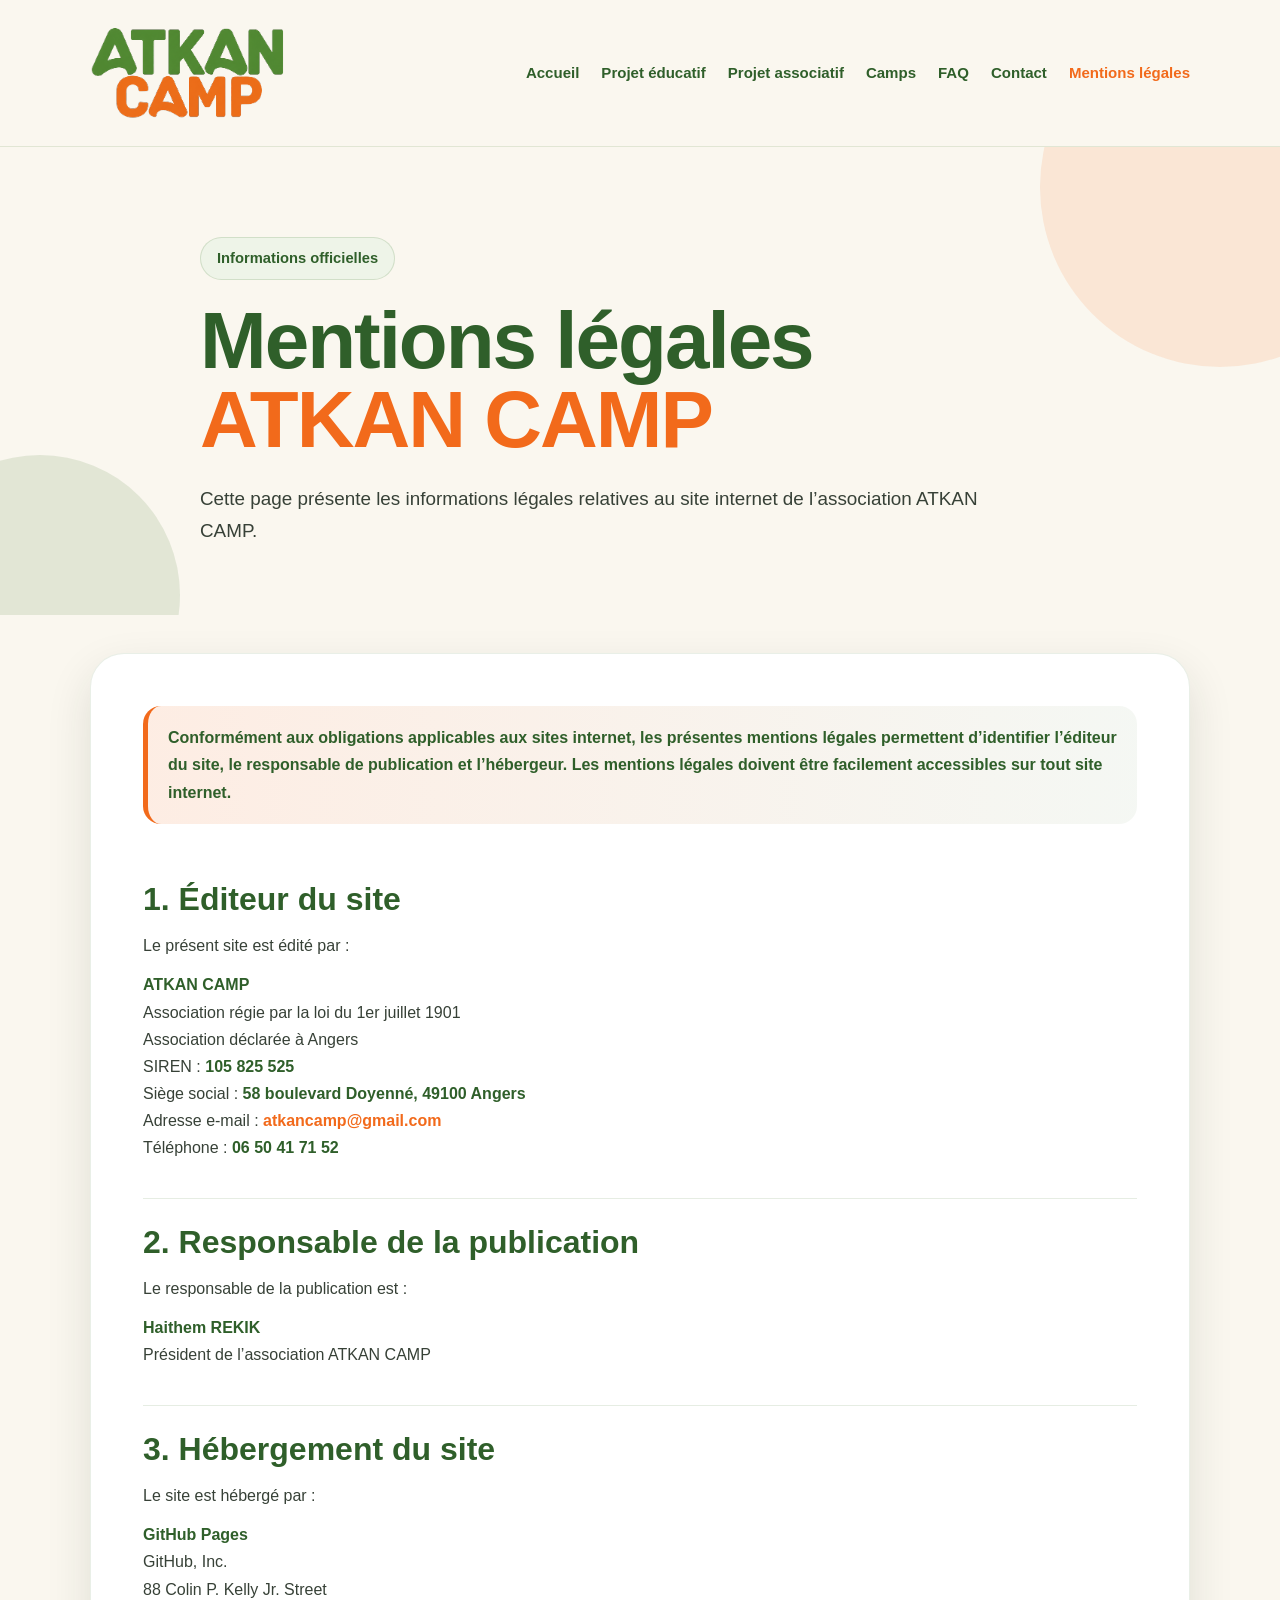
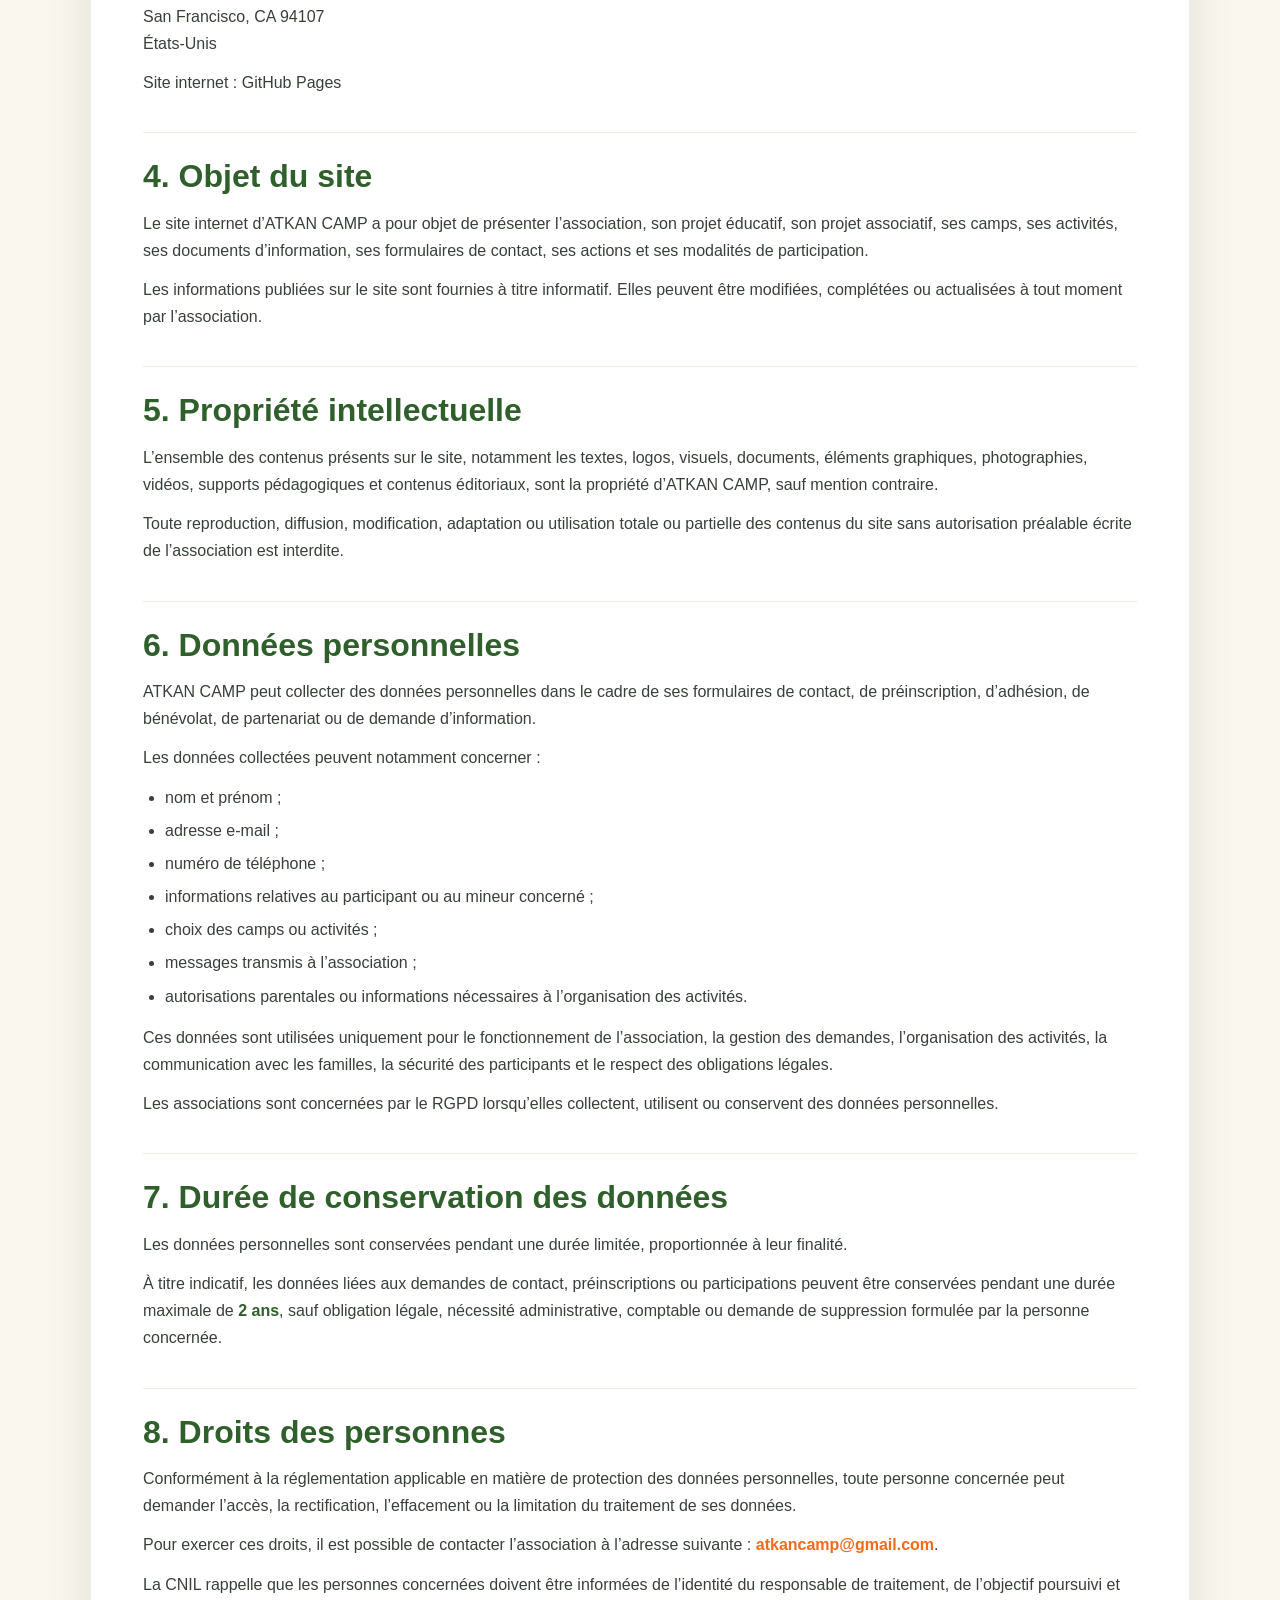
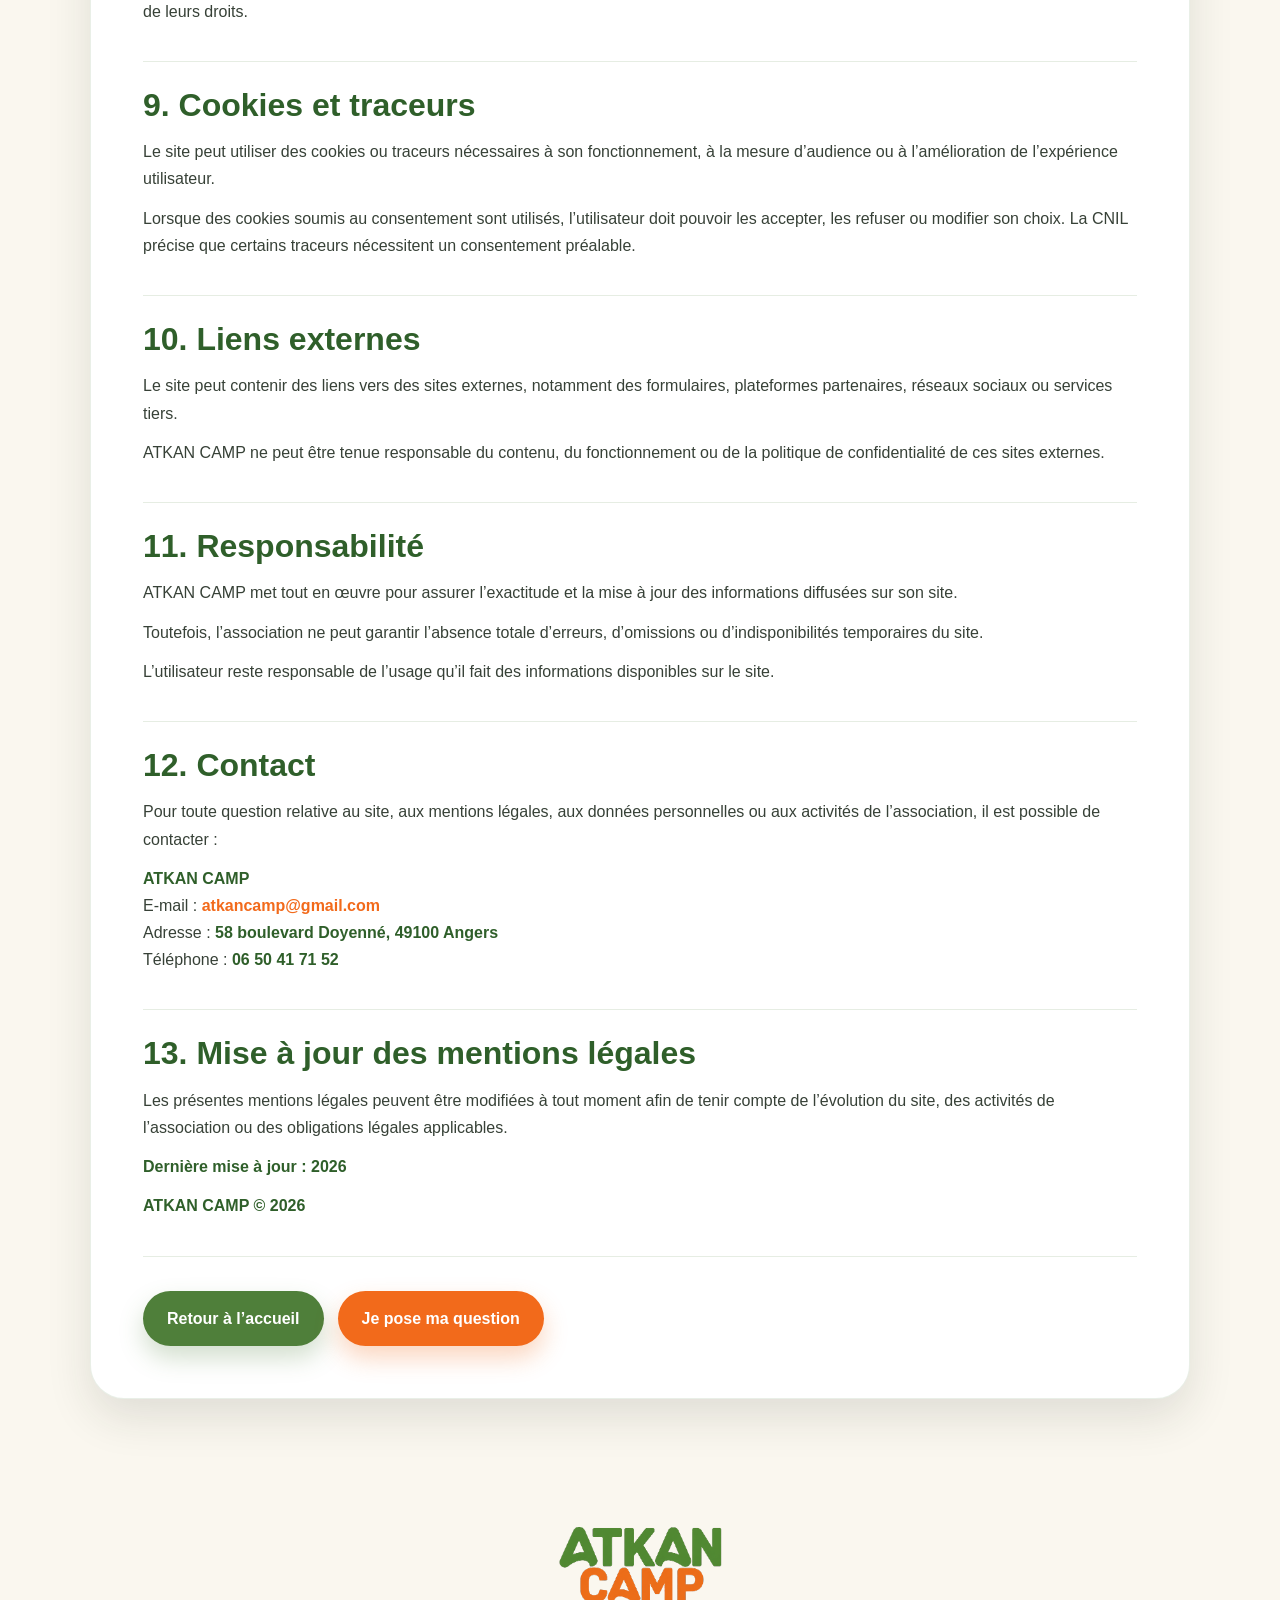
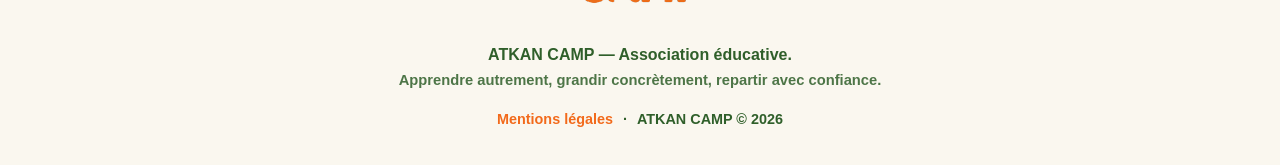
<file: mentions-legales.html>
<!DOCTYPE html>
<html lang="fr">
<head>
  <meta charset="UTF-8" />
  <meta name="viewport" content="width=device-width, initial-scale=1.0" />
  <meta name="theme-color" content="#4f7f3a" />

  <title>Mentions légales - ATKAN CAMP</title>
  <meta name="description" content="Mentions légales du site internet de l’association ATKAN CAMP.">

  <style>
    :root {
      --green: #4f7f3a;
      --green-dark: #2f5f2a;
      --orange: #f26a1b;
      --cream: #faf7ef;
      --white: #ffffff;
      --text: #374137;
      --soft: #eef4e8;
      --shadow: 0 18px 45px rgba(31, 42, 31, 0.12);
      --radius: 26px;
    }

    * {
      margin: 0;
      padding: 0;
      box-sizing: border-box;
    }

    html {
      scroll-behavior: smooth;
    }

    body {
      font-family: Arial, Helvetica, sans-serif;
      background: var(--cream);
      color: var(--text);
      line-height: 1.7;
      overflow-x: hidden;
    }

    a {
      color: inherit;
      text-decoration: none;
    }

    img {
      max-width: 100%;
      display: block;
    }

    button {
      font: inherit;
    }

    .container {
      width: min(1100px, calc(100% - 32px));
      margin: auto;
    }

    .skip-link {
      position: absolute;
      top: 10px;
      left: -999px;
      background: var(--orange);
      color: white;
      padding: 10px 16px;
      border-radius: 8px;
      z-index: 9999;
      font-weight: 800;
    }

    .skip-link:focus {
      left: 10px;
    }

    .site-header {
      position: sticky;
      top: 0;
      z-index: 1000;
      background: rgba(250, 247, 239, 0.97);
      backdrop-filter: blur(14px);
      border-bottom: 1px solid rgba(79, 127, 58, 0.15);
    }

    .navbar {
      min-height: 82px;
      display: flex;
      align-items: center;
      justify-content: space-between;
      gap: 22px;
      position: relative;
    }

    .brand {
      z-index: 1002;
      flex-shrink: 0;
    }

    .brand img {
      width: 195px;
      height: auto;
    }

    .nav-links {
      display: flex;
      align-items: center;
      gap: 22px;
      font-weight: 800;
      font-size: 0.94rem;
      color: var(--green-dark);
    }

    .nav-links a {
      transition: 0.25s ease;
    }

    .nav-links a:hover,
    .nav-links a[aria-current="page"] {
      color: var(--orange);
    }

    .menu-toggle {
      display: none;
      width: 46px;
      height: 46px;
      border: 1px solid rgba(79, 127, 58, 0.2);
      background: white;
      border-radius: 14px;
      color: var(--green-dark);
      cursor: pointer;
      font-size: 1.45rem;
      font-weight: 900;
      z-index: 1002;
      box-shadow: 0 10px 28px rgba(31, 42, 31, 0.08);
    }

    body.menu-open {
      overflow: hidden;
    }

    .btn {
      display: inline-flex;
      align-items: center;
      justify-content: center;
      min-height: 48px;
      padding: 14px 24px;
      border-radius: 999px;
      background: var(--orange);
      color: white;
      font-weight: 900;
      text-align: center;
      box-shadow: 0 12px 25px rgba(242, 106, 27, 0.28);
      transition: 0.25s ease;
    }

    .btn:hover {
      transform: translateY(-2px);
      box-shadow: 0 16px 35px rgba(242, 106, 27, 0.35);
    }

    .page-hero {
      position: relative;
      overflow: hidden;
      padding: clamp(54px, 8vw, 90px) 0 clamp(42px, 6vw, 68px);
    }

    .page-hero::before {
      content: "";
      position: absolute;
      width: 360px;
      height: 360px;
      border-radius: 50%;
      background: rgba(242, 106, 27, 0.12);
      top: -140px;
      right: -120px;
    }

    .page-hero::after {
      content: "";
      position: absolute;
      width: 280px;
      height: 280px;
      border-radius: 50%;
      background: rgba(79, 127, 58, 0.14);
      bottom: -120px;
      left: -100px;
    }

    .page-title {
      position: relative;
      z-index: 1;
      max-width: 880px;
    }

    .eyebrow {
      display: inline-flex;
      align-items: center;
      background: var(--soft);
      color: var(--green-dark);
      padding: 8px 16px;
      border-radius: 999px;
      font-weight: 900;
      margin-bottom: 22px;
      border: 1px solid rgba(79, 127, 58, 0.18);
      font-size: 0.92rem;
    }

    h1 {
      color: var(--green-dark);
      font-size: clamp(2.3rem, 7vw, 5rem);
      line-height: 0.98;
      letter-spacing: -2px;
      margin-bottom: 24px;
    }

    h1 span,
    h2 span {
      color: var(--orange);
    }

    .lead {
      font-size: clamp(1.02rem, 2vw, 1.18rem);
      max-width: 780px;
    }

    .legal-section {
      padding: 38px 0 70px;
    }

    .legal-card {
      background: var(--white);
      border-radius: 34px;
      padding: clamp(26px, 5vw, 52px);
      box-shadow: var(--shadow);
      border: 1px solid rgba(79, 127, 58, 0.12);
    }

    .legal-intro {
      background: linear-gradient(90deg, rgba(242, 106, 27, 0.12), rgba(79, 127, 58, 0.06));
      border-left: 5px solid var(--orange);
      padding: 18px 20px;
      border-radius: 18px;
      margin-bottom: 32px;
      color: var(--green-dark);
      font-weight: 700;
    }

    .legal-block {
      padding: 24px 0;
      border-bottom: 1px solid rgba(79, 127, 58, 0.14);
    }

    .legal-block:last-child {
      border-bottom: none;
    }

    .legal-block h2 {
      color: var(--green-dark);
      font-size: clamp(1.35rem, 3vw, 2rem);
      line-height: 1.2;
      margin-bottom: 14px;
    }

    .legal-block p {
      margin-bottom: 12px;
    }

    .legal-block ul {
      margin: 12px 0 14px 22px;
    }

    .legal-block li {
      margin-bottom: 6px;
    }

    .legal-block strong {
      color: var(--green-dark);
    }

    .legal-block a {
      color: var(--orange);
      font-weight: 900;
      word-break: break-word;
    }

    .back-actions {
      display: flex;
      flex-wrap: wrap;
      gap: 14px;
      margin-top: 34px;
    }

    .btn.secondary {
      background: var(--green);
      box-shadow: 0 12px 25px rgba(79, 127, 58, 0.25);
    }

    .site-footer {
      padding: 34px 0;
      text-align: center;
      color: var(--green-dark);
      font-weight: 800;
    }

    .site-footer img {
      width: 165px;
      margin: 0 auto 14px;
    }

    .small {
      font-size: 0.92rem;
      opacity: 0.85;
    }

    .legal-footer {
      margin-top: 14px;
      display: flex;
      justify-content: center;
      gap: 10px;
      flex-wrap: wrap;
      font-size: 0.9rem;
    }

    .legal-footer a {
      color: var(--orange);
      font-weight: 900;
    }

    @media (max-width: 980px) {
      .brand img {
        width: 165px;
      }

      .menu-toggle {
        display: inline-grid;
        place-items: center;
      }

      .nav-links {
        position: fixed;
        top: 86px;
        left: 16px;
        right: 16px;
        display: none;
        flex-direction: column;
        align-items: stretch;
        gap: 8px;
        background: white;
        border: 1px solid rgba(79, 127, 58, 0.16);
        border-radius: 24px;
        padding: 18px;
        box-shadow: var(--shadow);
      }

      .nav-links.is-open {
        display: flex;
      }

      .nav-links a {
        padding: 14px 16px;
        border-radius: 14px;
        background: var(--soft);
      }
    }

    @media (max-width: 620px) {
      .container {
        width: min(100% - 24px, 1100px);
      }

      .navbar {
        min-height: 72px;
      }

      .brand img {
        width: 142px;
      }

      .nav-links {
        top: 76px;
        left: 12px;
        right: 12px;
      }

      .page-hero {
        padding: 42px 0 30px;
      }

      h1 {
        font-size: clamp(2.05rem, 12vw, 3.1rem);
        line-height: 1.02;
        letter-spacing: -1px;
      }

      .legal-section {
        padding: 24px 0 44px;
      }

      .legal-card {
        padding: 22px;
        border-radius: 24px;
      }

      .legal-intro {
        padding: 16px;
        border-radius: 16px;
      }

      .legal-block {
        padding: 20px 0;
      }

      .legal-block h2 {
        font-size: 1.25rem;
      }

      .legal-block p,
      .legal-block li {
        font-size: 0.96rem;
      }

      .back-actions {
        display: grid;
        grid-template-columns: 1fr;
      }

      .btn {
        width: 100%;
        padding: 14px 18px;
      }

      .site-footer img {
        width: 140px;
      }
    }
  </style>
</head>

<body>
  <a class="skip-link" href="#contenu">Aller au contenu</a>

  <header class="site-header">
    <div class="container navbar">
      <a href="index.html" class="brand" aria-label="Accueil ATKAN CAMP">
        <img src="8.svg" alt="Logo ATKAN CAMP">
      </a>

      <nav class="nav-links" id="menu" aria-label="Navigation principale">
        <a href="index.html">Accueil</a>
        <a href="projet-educatif.html">Projet éducatif</a>
        <a href="projet-associatif.html">Projet associatif</a>
        <a href="camps.html">Camps</a>
        <a href="index.html#faq">FAQ</a>
        <a href="contact.html">Contact</a>
        <a href="mentions-legales.html" aria-current="page">Mentions légales</a>
      </nav>

      <button class="menu-toggle" type="button" aria-label="Ouvrir le menu" aria-expanded="false" aria-controls="menu">
        ☰
      </button>
    </div>
  </header>

  <main id="contenu">
    <section class="page-hero">
      <div class="container page-title">
        <span class="eyebrow">Informations officielles</span>
        <h1>Mentions légales <span>ATKAN CAMP</span></h1>
        <p class="lead">
          Cette page présente les informations légales relatives au site internet de l’association ATKAN CAMP.
        </p>
      </div>
    </section>

    <section class="legal-section">
      <div class="container">
        <div class="legal-card">
          <p class="legal-intro">
            Conformément aux obligations applicables aux sites internet, les présentes mentions légales permettent d’identifier l’éditeur du site, le responsable de publication et l’hébergeur. Les mentions légales doivent être facilement accessibles sur tout site internet.
          </p>

          <div class="legal-block">
            <h2>1. Éditeur du site</h2>
            <p>Le présent site est édité par :</p>
            <p>
              <strong>ATKAN CAMP</strong><br>
              Association régie par la loi du 1er juillet 1901<br>
              Association déclarée à Angers<br>
              SIREN : <strong>105 825 525</strong><br>
              Siège social : <strong>58 boulevard Doyenné, 49100 Angers</strong><br>
              Adresse e-mail : <strong><a href="mailto:atkancamp@gmail.com">atkancamp@gmail.com</a></strong><br>
              Téléphone : <strong>06 50 41 71 52</strong>
            </p>
          </div>

          <div class="legal-block">
            <h2>2. Responsable de la publication</h2>
            <p>Le responsable de la publication est :</p>
            <p>
              <strong>Haithem REKIK</strong><br>
              Président de l’association ATKAN CAMP
            </p>
          </div>

          <div class="legal-block">
            <h2>3. Hébergement du site</h2>
            <p>Le site est hébergé par :</p>
            <p>
              <strong>GitHub Pages</strong><br>
              GitHub, Inc.<br>
              88 Colin P. Kelly Jr. Street<br>
              San Francisco, CA 94107<br>
              États-Unis
            </p>
            <p>Site internet : GitHub Pages</p>
          </div>

          <div class="legal-block">
            <h2>4. Objet du site</h2>
            <p>
              Le site internet d’ATKAN CAMP a pour objet de présenter l’association, son projet éducatif, son projet associatif, ses camps, ses activités, ses documents d’information, ses formulaires de contact, ses actions et ses modalités de participation.
            </p>
            <p>
              Les informations publiées sur le site sont fournies à titre informatif. Elles peuvent être modifiées, complétées ou actualisées à tout moment par l’association.
            </p>
          </div>

          <div class="legal-block">
            <h2>5. Propriété intellectuelle</h2>
            <p>
              L’ensemble des contenus présents sur le site, notamment les textes, logos, visuels, documents, éléments graphiques, photographies, vidéos, supports pédagogiques et contenus éditoriaux, sont la propriété d’ATKAN CAMP, sauf mention contraire.
            </p>
            <p>
              Toute reproduction, diffusion, modification, adaptation ou utilisation totale ou partielle des contenus du site sans autorisation préalable écrite de l’association est interdite.
            </p>
          </div>

          <div class="legal-block">
            <h2>6. Données personnelles</h2>
            <p>
              ATKAN CAMP peut collecter des données personnelles dans le cadre de ses formulaires de contact, de préinscription, d’adhésion, de bénévolat, de partenariat ou de demande d’information.
            </p>
            <p>Les données collectées peuvent notamment concerner :</p>
            <ul>
              <li>nom et prénom ;</li>
              <li>adresse e-mail ;</li>
              <li>numéro de téléphone ;</li>
              <li>informations relatives au participant ou au mineur concerné ;</li>
              <li>choix des camps ou activités ;</li>
              <li>messages transmis à l’association ;</li>
              <li>autorisations parentales ou informations nécessaires à l’organisation des activités.</li>
            </ul>
            <p>
              Ces données sont utilisées uniquement pour le fonctionnement de l’association, la gestion des demandes, l’organisation des activités, la communication avec les familles, la sécurité des participants et le respect des obligations légales.
            </p>
            <p>
              Les associations sont concernées par le RGPD lorsqu’elles collectent, utilisent ou conservent des données personnelles.
            </p>
          </div>

          <div class="legal-block">
            <h2>7. Durée de conservation des données</h2>
            <p>
              Les données personnelles sont conservées pendant une durée limitée, proportionnée à leur finalité.
            </p>
            <p>
              À titre indicatif, les données liées aux demandes de contact, préinscriptions ou participations peuvent être conservées pendant une durée maximale de <strong>2 ans</strong>, sauf obligation légale, nécessité administrative, comptable ou demande de suppression formulée par la personne concernée.
            </p>
          </div>

          <div class="legal-block">
            <h2>8. Droits des personnes</h2>
            <p>
              Conformément à la réglementation applicable en matière de protection des données personnelles, toute personne concernée peut demander l’accès, la rectification, l’effacement ou la limitation du traitement de ses données.
            </p>
            <p>
              Pour exercer ces droits, il est possible de contacter l’association à l’adresse suivante :
              <strong><a href="mailto:atkancamp@gmail.com">atkancamp@gmail.com</a></strong>.
            </p>
            <p>
              La CNIL rappelle que les personnes concernées doivent être informées de l’identité du responsable de traitement, de l’objectif poursuivi et de leurs droits.
            </p>
          </div>

          <div class="legal-block">
            <h2>9. Cookies et traceurs</h2>
            <p>
              Le site peut utiliser des cookies ou traceurs nécessaires à son fonctionnement, à la mesure d’audience ou à l’amélioration de l’expérience utilisateur.
            </p>
            <p>
              Lorsque des cookies soumis au consentement sont utilisés, l’utilisateur doit pouvoir les accepter, les refuser ou modifier son choix. La CNIL précise que certains traceurs nécessitent un consentement préalable.
            </p>
          </div>

          <div class="legal-block">
            <h2>10. Liens externes</h2>
            <p>
              Le site peut contenir des liens vers des sites externes, notamment des formulaires, plateformes partenaires, réseaux sociaux ou services tiers.
            </p>
            <p>
              ATKAN CAMP ne peut être tenue responsable du contenu, du fonctionnement ou de la politique de confidentialité de ces sites externes.
            </p>
          </div>

          <div class="legal-block">
            <h2>11. Responsabilité</h2>
            <p>
              ATKAN CAMP met tout en œuvre pour assurer l’exactitude et la mise à jour des informations diffusées sur son site.
            </p>
            <p>
              Toutefois, l’association ne peut garantir l’absence totale d’erreurs, d’omissions ou d’indisponibilités temporaires du site.
            </p>
            <p>
              L’utilisateur reste responsable de l’usage qu’il fait des informations disponibles sur le site.
            </p>
          </div>

          <div class="legal-block">
            <h2>12. Contact</h2>
            <p>
              Pour toute question relative au site, aux mentions légales, aux données personnelles ou aux activités de l’association, il est possible de contacter :
            </p>
            <p>
              <strong>ATKAN CAMP</strong><br>
              E-mail : <strong><a href="mailto:atkancamp@gmail.com">atkancamp@gmail.com</a></strong><br>
              Adresse : <strong>58 boulevard Doyenné, 49100 Angers</strong><br>
              Téléphone : <strong>06 50 41 71 52</strong>
            </p>
          </div>

          <div class="legal-block">
            <h2>13. Mise à jour des mentions légales</h2>
            <p>
              Les présentes mentions légales peuvent être modifiées à tout moment afin de tenir compte de l’évolution du site, des activités de l’association ou des obligations légales applicables.
            </p>
            <p><strong>Dernière mise à jour : 2026</strong></p>
            <p><strong>ATKAN CAMP © 2026</strong></p>
          </div>

          <div class="back-actions">
            <a class="btn secondary" href="index.html">Retour à l’accueil</a>
            <a class="btn" href="https://forms.gle/UC71tjftpAYNf1gX9" target="_blank" rel="noopener">Je pose ma question</a>
          </div>
        </div>
      </div>
    </section>
  </main>

  <footer class="site-footer">
    <div class="container">
      <img src="8.svg" alt="Logo ATKAN CAMP">
      <p>ATKAN CAMP — Association éducative.</p>
      <p class="small">Apprendre autrement, grandir concrètement, repartir avec confiance.</p>
      <p class="legal-footer">
        <a href="mentions-legales.html">Mentions légales</a>
        <span>·</span>
        <span>ATKAN CAMP © 2026</span>
      </p>
    </div>
  </footer>

  <script>
    const menuButton = document.querySelector(".menu-toggle");
    const menu = document.querySelector("#menu");

    if (menuButton && menu) {
      menuButton.addEventListener("click", () => {
        const isOpen = menu.classList.toggle("is-open");
        menuButton.setAttribute("aria-expanded", isOpen ? "true" : "false");
        menuButton.textContent = isOpen ? "×" : "☰";
        document.body.classList.toggle("menu-open", isOpen);
      });

      menu.querySelectorAll("a").forEach((link) => {
        link.addEventListener("click", () => {
          menu.classList.remove("is-open");
          menuButton.setAttribute("aria-expanded", "false");
          menuButton.textContent = "☰";
          document.body.classList.remove("menu-open");
        });
      });
    }
  </script>
</body>
</html>
</file>
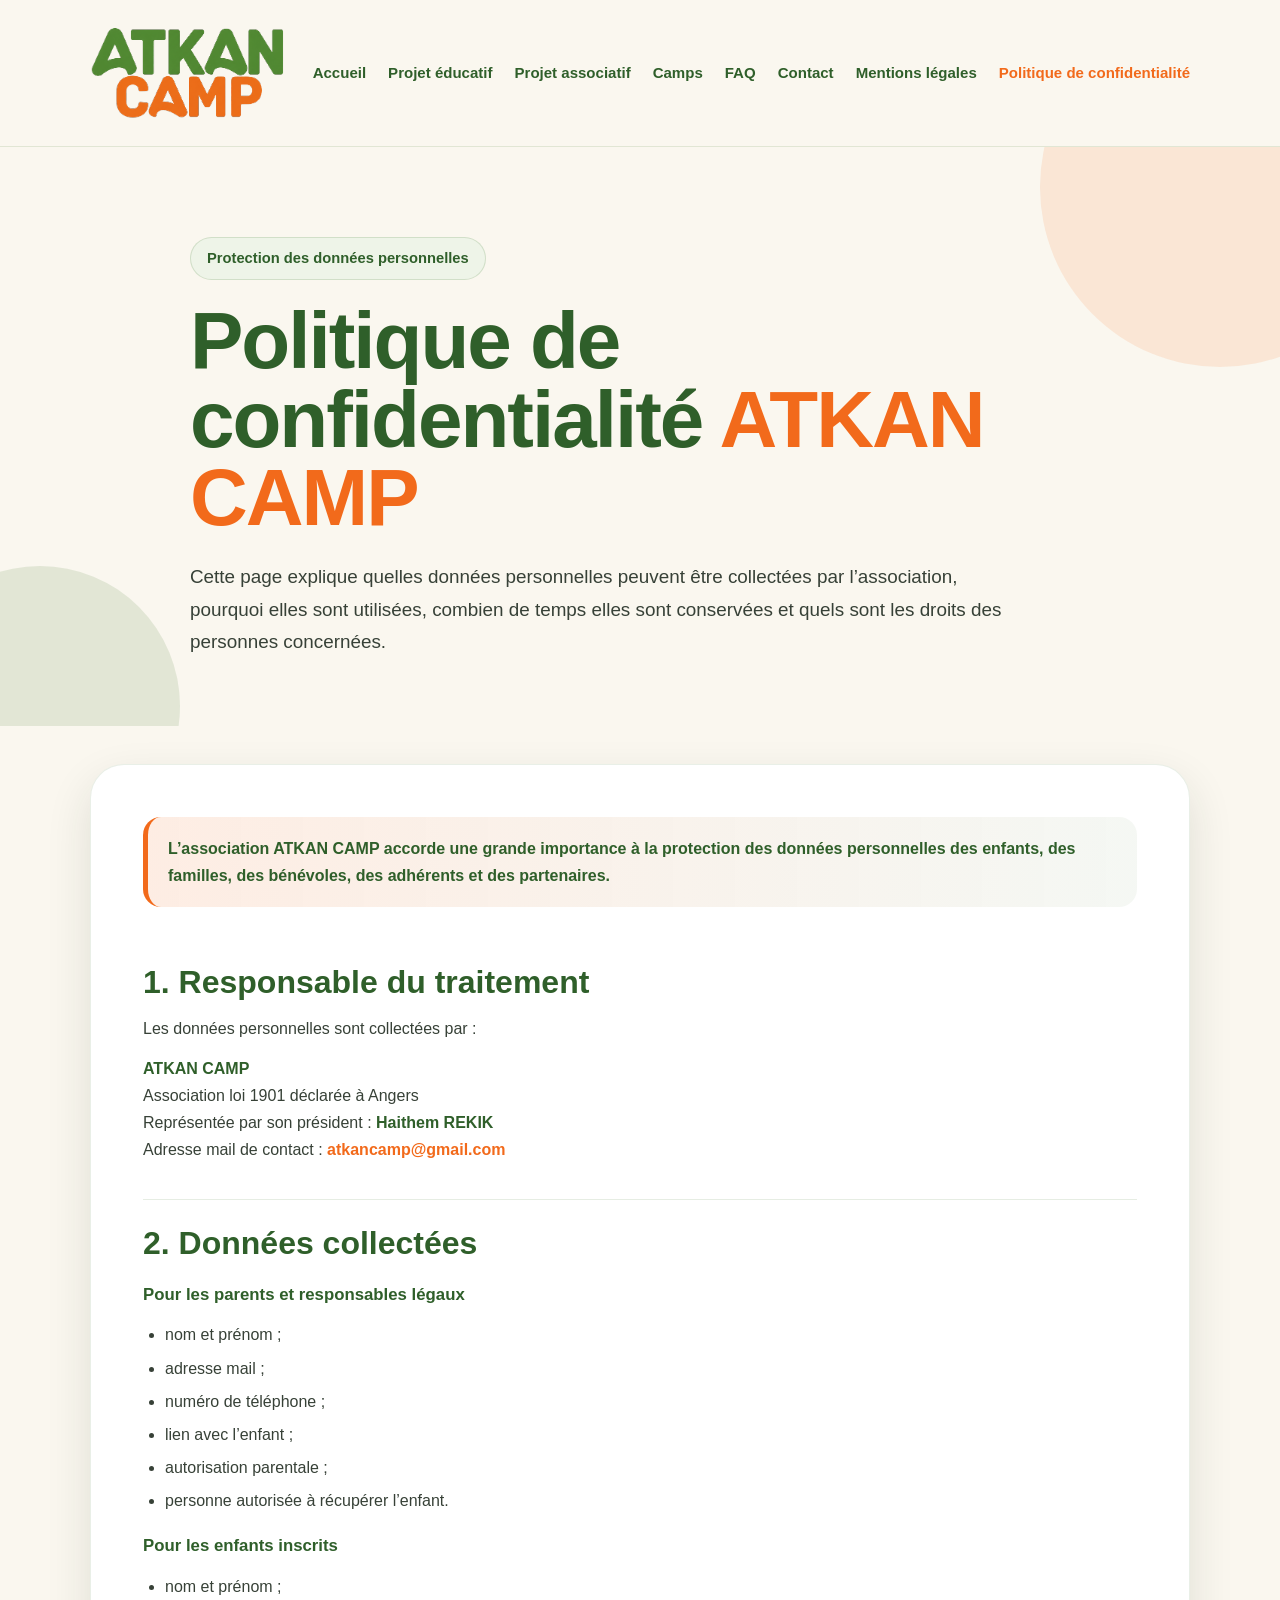
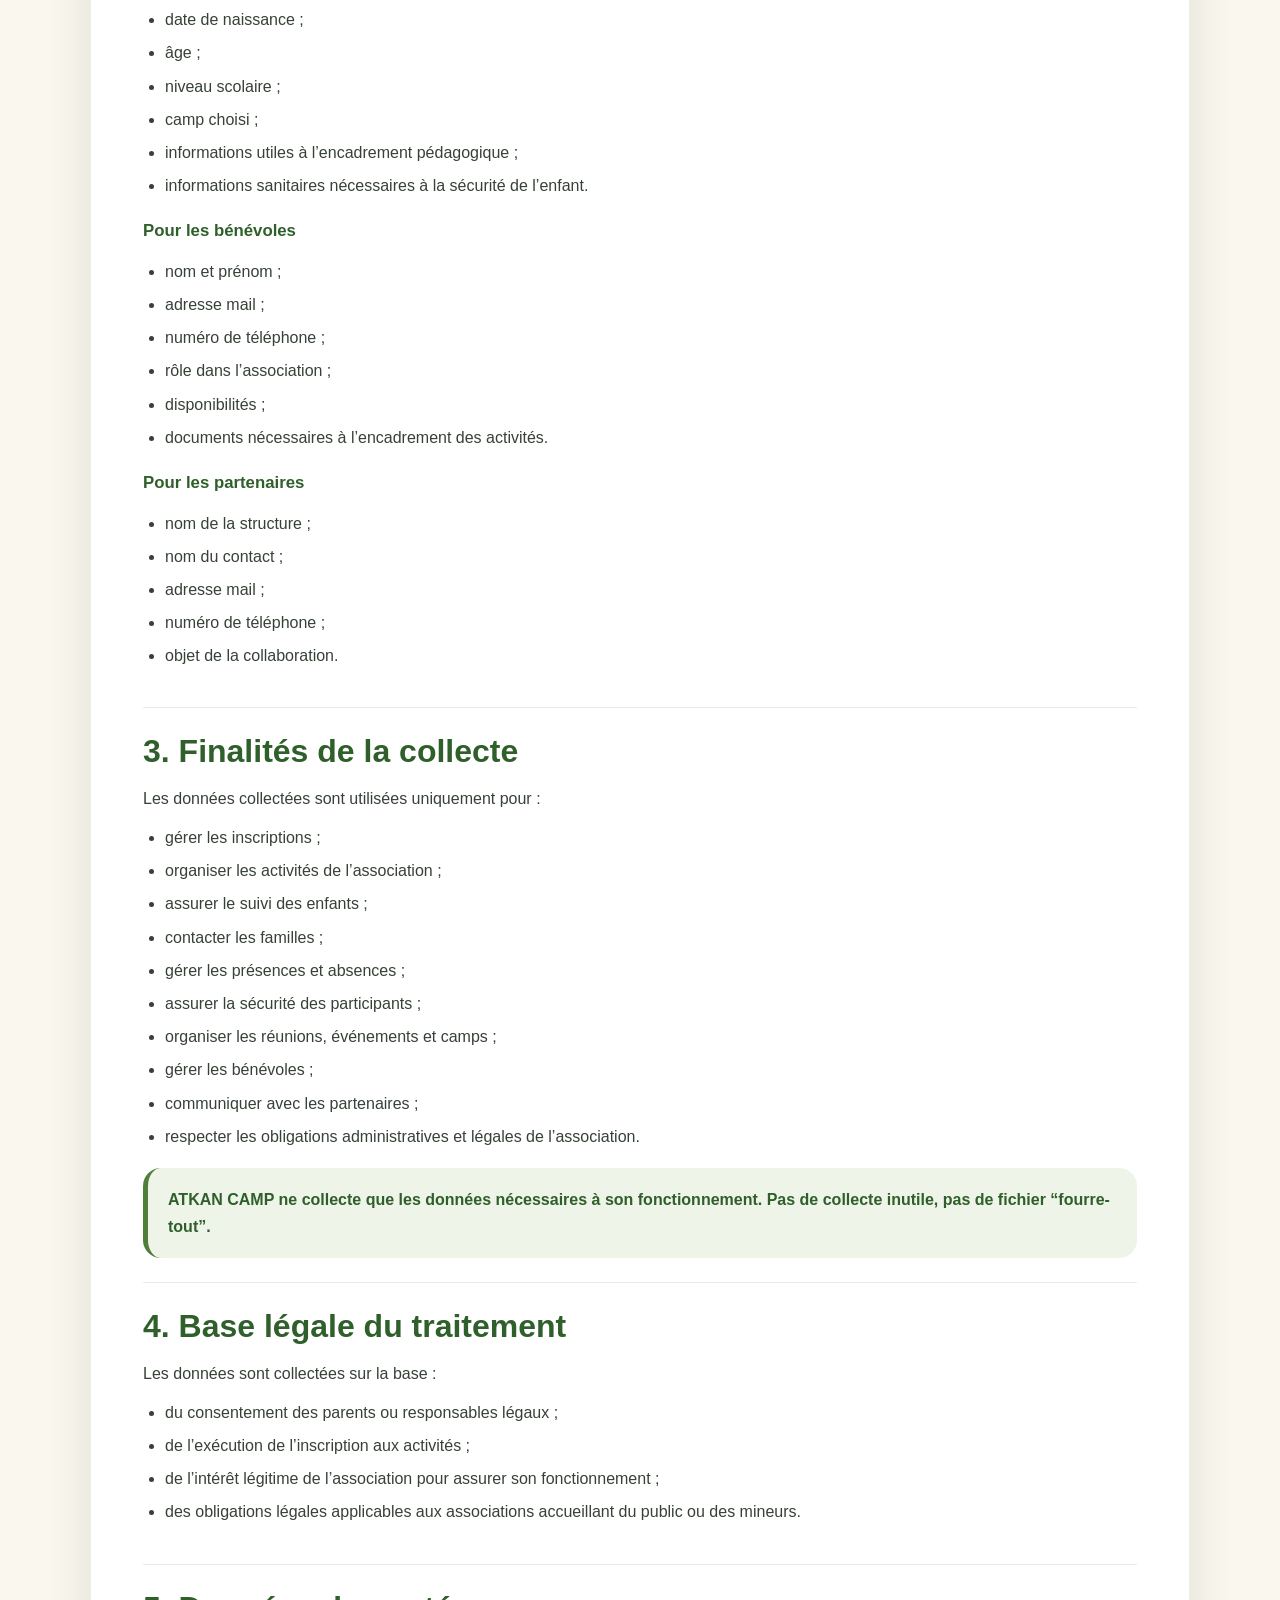
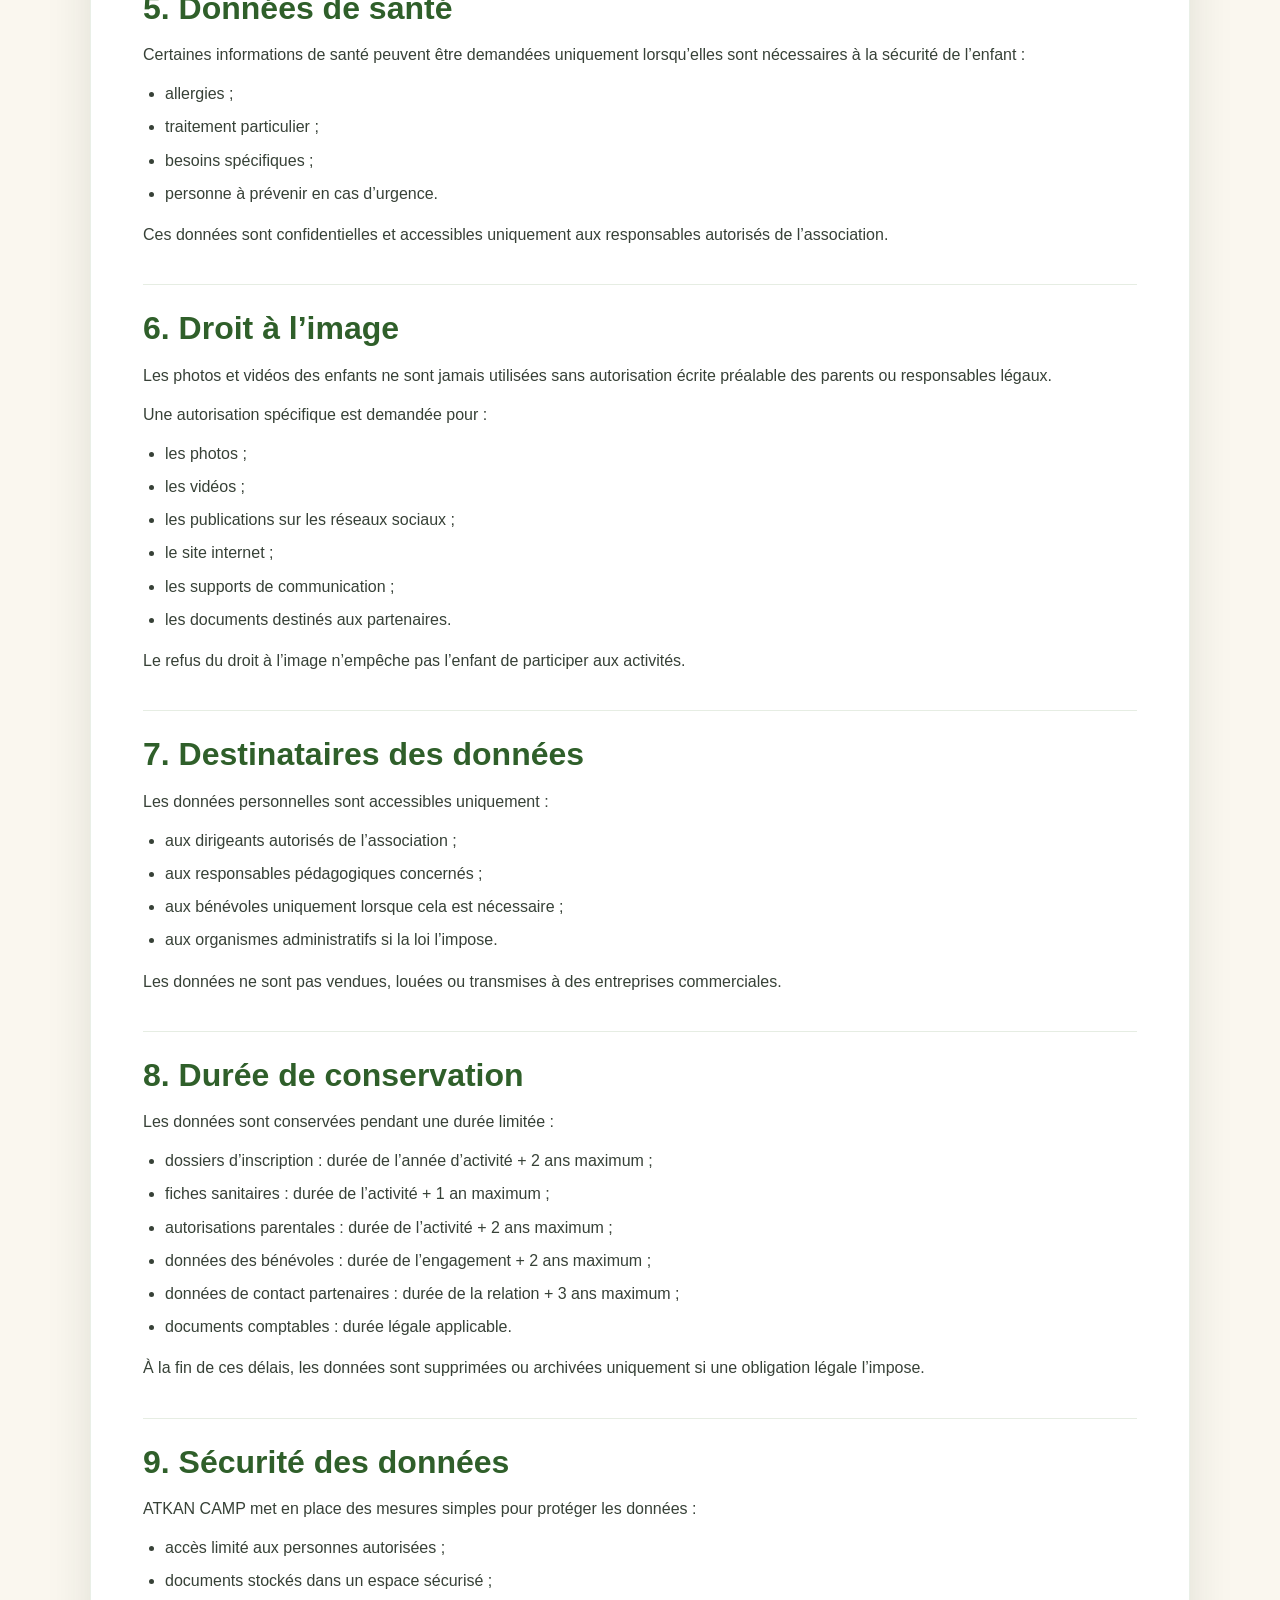
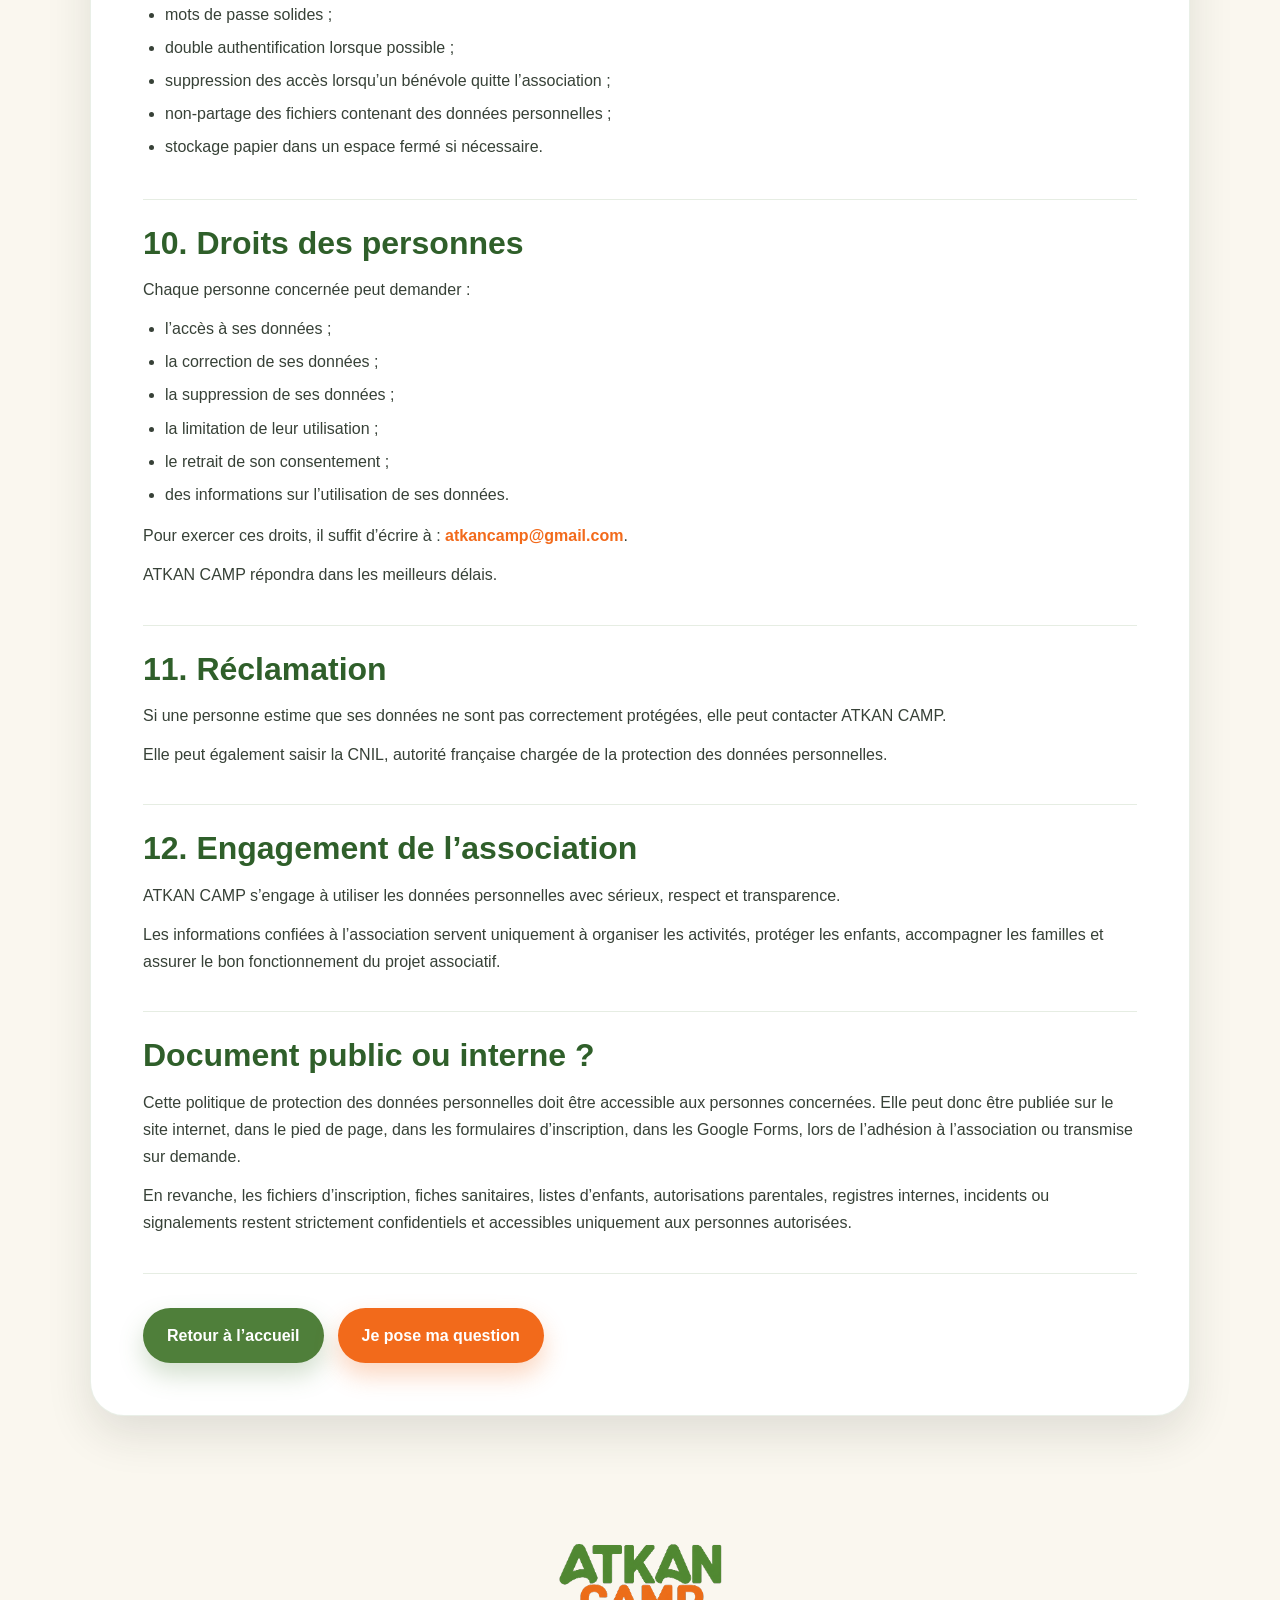
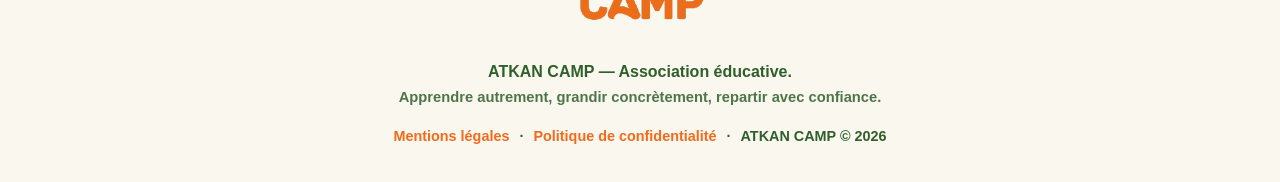
<file: politique-confidentialite.html>
<!DOCTYPE html>
<html lang="fr">
<head>
  <meta charset="UTF-8" />
  <meta name="viewport" content="width=device-width, initial-scale=1.0" />
  <meta name="theme-color" content="#4f7f3a" />

  <title>Politique de confidentialité - ATKAN CAMP</title>
  <meta name="description" content="Politique de protection des données personnelles de l’association ATKAN CAMP.">

  <style>
    :root {
      --green: #4f7f3a;
      --green-dark: #2f5f2a;
      --orange: #f26a1b;
      --cream: #faf7ef;
      --white: #ffffff;
      --text: #374137;
      --soft: #eef4e8;
      --shadow: 0 18px 45px rgba(31, 42, 31, 0.12);
      --radius: 26px;
    }

    * {
      margin: 0;
      padding: 0;
      box-sizing: border-box;
    }

    html {
      scroll-behavior: smooth;
    }

    body {
      font-family: Arial, Helvetica, sans-serif;
      background: var(--cream);
      color: var(--text);
      line-height: 1.7;
      overflow-x: hidden;
    }

    body.menu-open {
      overflow: hidden;
    }

    a {
      color: inherit;
      text-decoration: none;
    }

    img {
      max-width: 100%;
      display: block;
    }

    button {
      font: inherit;
    }

    .container {
      width: min(1100px, calc(100% - 32px));
      margin: auto;
    }

    .skip-link {
      position: absolute;
      top: 10px;
      left: -999px;
      background: var(--orange);
      color: white;
      padding: 10px 16px;
      border-radius: 8px;
      z-index: 9999;
      font-weight: 800;
    }

    .skip-link:focus {
      left: 10px;
    }

    .site-header {
      position: sticky;
      top: 0;
      z-index: 1000;
      background: rgba(250, 247, 239, 0.97);
      backdrop-filter: blur(14px);
      border-bottom: 1px solid rgba(79, 127, 58, 0.15);
    }

    .navbar {
      min-height: 82px;
      display: flex;
      align-items: center;
      justify-content: space-between;
      gap: 22px;
      position: relative;
    }

    .brand {
      z-index: 1002;
      flex-shrink: 0;
    }

    .brand img {
      width: 195px;
      height: auto;
    }

    .nav-links {
      display: flex;
      align-items: center;
      gap: 22px;
      font-weight: 800;
      font-size: 0.94rem;
      color: var(--green-dark);
    }

    .nav-links a {
      transition: 0.25s ease;
    }

    .nav-links a:hover,
    .nav-links a[aria-current="page"] {
      color: var(--orange);
    }

    .menu-toggle {
      display: none;
      width: 46px;
      height: 46px;
      border: 1px solid rgba(79, 127, 58, 0.2);
      background: white;
      border-radius: 14px;
      color: var(--green-dark);
      cursor: pointer;
      font-size: 1.45rem;
      font-weight: 900;
      z-index: 1002;
      box-shadow: 0 10px 28px rgba(31, 42, 31, 0.08);
    }

    .btn {
      display: inline-flex;
      align-items: center;
      justify-content: center;
      min-height: 48px;
      padding: 14px 24px;
      border-radius: 999px;
      background: var(--orange);
      color: white;
      font-weight: 900;
      text-align: center;
      box-shadow: 0 12px 25px rgba(242, 106, 27, 0.28);
      transition: 0.25s ease;
    }

    .btn:hover {
      transform: translateY(-2px);
      box-shadow: 0 16px 35px rgba(242, 106, 27, 0.35);
    }

    .btn.secondary {
      background: var(--green);
      box-shadow: 0 12px 25px rgba(79, 127, 58, 0.25);
    }

    .page-hero {
      position: relative;
      overflow: hidden;
      padding: clamp(54px, 8vw, 90px) 0 clamp(42px, 6vw, 68px);
    }

    .page-hero::before {
      content: "";
      position: absolute;
      width: 360px;
      height: 360px;
      border-radius: 50%;
      background: rgba(242, 106, 27, 0.12);
      top: -140px;
      right: -120px;
    }

    .page-hero::after {
      content: "";
      position: absolute;
      width: 280px;
      height: 280px;
      border-radius: 50%;
      background: rgba(79, 127, 58, 0.14);
      bottom: -120px;
      left: -100px;
    }

    .page-title {
      position: relative;
      z-index: 1;
      max-width: 900px;
    }

    .eyebrow {
      display: inline-flex;
      align-items: center;
      background: var(--soft);
      color: var(--green-dark);
      padding: 8px 16px;
      border-radius: 999px;
      font-weight: 900;
      margin-bottom: 22px;
      border: 1px solid rgba(79, 127, 58, 0.18);
      font-size: 0.92rem;
    }

    h1 {
      color: var(--green-dark);
      font-size: clamp(2.3rem, 7vw, 5rem);
      line-height: 0.98;
      letter-spacing: -2px;
      margin-bottom: 24px;
    }

    h1 span,
    h2 span {
      color: var(--orange);
    }

    .lead {
      font-size: clamp(1.02rem, 2vw, 1.18rem);
      max-width: 820px;
    }

    .privacy-section {
      padding: 38px 0 70px;
    }

    .privacy-card {
      background: var(--white);
      border-radius: 34px;
      padding: clamp(26px, 5vw, 52px);
      box-shadow: var(--shadow);
      border: 1px solid rgba(79, 127, 58, 0.12);
    }

    .privacy-intro {
      background: linear-gradient(90deg, rgba(242, 106, 27, 0.12), rgba(79, 127, 58, 0.06));
      border-left: 5px solid var(--orange);
      padding: 18px 20px;
      border-radius: 18px;
      margin-bottom: 32px;
      color: var(--green-dark);
      font-weight: 700;
    }

    .privacy-block {
      padding: 24px 0;
      border-bottom: 1px solid rgba(79, 127, 58, 0.14);
    }

    .privacy-block:last-child {
      border-bottom: none;
    }

    .privacy-block h2 {
      color: var(--green-dark);
      font-size: clamp(1.35rem, 3vw, 2rem);
      line-height: 1.2;
      margin-bottom: 14px;
    }

    .privacy-block h3 {
      color: var(--green-dark);
      font-size: 1.05rem;
      margin: 18px 0 8px;
    }

    .privacy-block p {
      margin-bottom: 12px;
    }

    .privacy-block ul {
      margin: 12px 0 14px 22px;
    }

    .privacy-block li {
      margin-bottom: 6px;
    }

    .privacy-block strong {
      color: var(--green-dark);
    }

    .privacy-block a {
      color: var(--orange);
      font-weight: 900;
      word-break: break-word;
    }

    .notice {
      background: var(--soft);
      border-left: 5px solid var(--green);
      border-radius: 18px;
      padding: 18px 20px;
      margin-top: 18px;
      color: var(--green-dark);
      font-weight: 700;
    }

    .back-actions {
      display: flex;
      flex-wrap: wrap;
      gap: 14px;
      margin-top: 34px;
    }

    .site-footer {
      padding: 34px 0;
      text-align: center;
      color: var(--green-dark);
      font-weight: 800;
    }

    .site-footer img {
      width: 165px;
      margin: 0 auto 14px;
    }

    .small {
      font-size: 0.92rem;
      opacity: 0.85;
    }

    .legal-footer {
      margin-top: 14px;
      display: flex;
      justify-content: center;
      gap: 10px;
      flex-wrap: wrap;
      font-size: 0.9rem;
    }

    .legal-footer a {
      color: var(--orange);
      font-weight: 900;
    }

    @media (max-width: 980px) {
      .brand img {
        width: 165px;
      }

      .menu-toggle {
        display: inline-grid;
        place-items: center;
      }

      .nav-links {
        position: fixed;
        top: 86px;
        left: 16px;
        right: 16px;
        display: none;
        flex-direction: column;
        align-items: stretch;
        gap: 8px;
        background: white;
        border: 1px solid rgba(79, 127, 58, 0.16);
        border-radius: 24px;
        padding: 18px;
        box-shadow: var(--shadow);
      }

      .nav-links.is-open {
        display: flex;
      }

      .nav-links a {
        padding: 14px 16px;
        border-radius: 14px;
        background: var(--soft);
      }
    }

    @media (max-width: 620px) {
      .container {
        width: min(100% - 24px, 1100px);
      }

      .navbar {
        min-height: 72px;
      }

      .brand img {
        width: 142px;
      }

      .nav-links {
        top: 76px;
        left: 12px;
        right: 12px;
      }

      .page-hero {
        padding: 42px 0 30px;
      }

      h1 {
        font-size: clamp(2.05rem, 12vw, 3.1rem);
        line-height: 1.02;
        letter-spacing: -1px;
      }

      .privacy-section {
        padding: 24px 0 44px;
      }

      .privacy-card {
        padding: 22px;
        border-radius: 24px;
      }

      .privacy-intro,
      .notice {
        padding: 16px;
        border-radius: 16px;
      }

      .privacy-block {
        padding: 20px 0;
      }

      .privacy-block h2 {
        font-size: 1.25rem;
      }

      .privacy-block p,
      .privacy-block li {
        font-size: 0.96rem;
      }

      .back-actions {
        display: grid;
        grid-template-columns: 1fr;
      }

      .btn {
        width: 100%;
        padding: 14px 18px;
      }

      .site-footer img {
        width: 140px;
      }
    }
  </style>
</head>

<body>
  <a class="skip-link" href="#contenu">Aller au contenu</a>

  <header class="site-header">
    <div class="container navbar">
      <a href="index.html" class="brand" aria-label="Accueil ATKAN CAMP">
        <img src="8.svg" alt="Logo ATKAN CAMP">
      </a>

      <nav class="nav-links" id="menu" aria-label="Navigation principale">
        <a href="index.html">Accueil</a>
        <a href="projet-educatif.html">Projet éducatif</a>
        <a href="projet-associatif.html">Projet associatif</a>
        <a href="camps.html">Camps</a>
        <a href="index.html#faq">FAQ</a>
        <a href="contact.html">Contact</a>
        <a href="mentions-legales.html">Mentions légales</a>
        <a href="politique-confidentialite.html" aria-current="page">Politique de confidentialité</a>
      </nav>

      <button class="menu-toggle" type="button" aria-label="Ouvrir le menu" aria-expanded="false" aria-controls="menu">
        ☰
      </button>
    </div>
  </header>

  <main id="contenu">
    <section class="page-hero">
      <div class="container page-title">
        <span class="eyebrow">Protection des données personnelles</span>
        <h1>Politique de confidentialité <span>ATKAN CAMP</span></h1>
        <p class="lead">
          Cette page explique quelles données personnelles peuvent être collectées par l’association,
          pourquoi elles sont utilisées, combien de temps elles sont conservées et quels sont les droits des personnes concernées.
        </p>
      </div>
    </section>

    <section class="privacy-section">
      <div class="container">
        <div class="privacy-card">
          <p class="privacy-intro">
            L’association ATKAN CAMP accorde une grande importance à la protection des données personnelles des enfants, des familles, des bénévoles, des adhérents et des partenaires.
          </p>

          <div class="privacy-block">
            <h2>1. Responsable du traitement</h2>
            <p>Les données personnelles sont collectées par :</p>
            <p>
              <strong>ATKAN CAMP</strong><br>
              Association loi 1901 déclarée à Angers<br>
              Représentée par son président : <strong>Haithem REKIK</strong><br>
              Adresse mail de contact : <strong><a href="mailto:atkancamp@gmail.com">atkancamp@gmail.com</a></strong>
            </p>
          </div>

          <div class="privacy-block">
            <h2>2. Données collectées</h2>

            <h3>Pour les parents et responsables légaux</h3>
            <ul>
              <li>nom et prénom ;</li>
              <li>adresse mail ;</li>
              <li>numéro de téléphone ;</li>
              <li>lien avec l’enfant ;</li>
              <li>autorisation parentale ;</li>
              <li>personne autorisée à récupérer l’enfant.</li>
            </ul>

            <h3>Pour les enfants inscrits</h3>
            <ul>
              <li>nom et prénom ;</li>
              <li>date de naissance ;</li>
              <li>âge ;</li>
              <li>niveau scolaire ;</li>
              <li>camp choisi ;</li>
              <li>informations utiles à l’encadrement pédagogique ;</li>
              <li>informations sanitaires nécessaires à la sécurité de l’enfant.</li>
            </ul>

            <h3>Pour les bénévoles</h3>
            <ul>
              <li>nom et prénom ;</li>
              <li>adresse mail ;</li>
              <li>numéro de téléphone ;</li>
              <li>rôle dans l’association ;</li>
              <li>disponibilités ;</li>
              <li>documents nécessaires à l’encadrement des activités.</li>
            </ul>

            <h3>Pour les partenaires</h3>
            <ul>
              <li>nom de la structure ;</li>
              <li>nom du contact ;</li>
              <li>adresse mail ;</li>
              <li>numéro de téléphone ;</li>
              <li>objet de la collaboration.</li>
            </ul>
          </div>

          <div class="privacy-block">
            <h2>3. Finalités de la collecte</h2>
            <p>Les données collectées sont utilisées uniquement pour :</p>
            <ul>
              <li>gérer les inscriptions ;</li>
              <li>organiser les activités de l’association ;</li>
              <li>assurer le suivi des enfants ;</li>
              <li>contacter les familles ;</li>
              <li>gérer les présences et absences ;</li>
              <li>assurer la sécurité des participants ;</li>
              <li>organiser les réunions, événements et camps ;</li>
              <li>gérer les bénévoles ;</li>
              <li>communiquer avec les partenaires ;</li>
              <li>respecter les obligations administratives et légales de l’association.</li>
            </ul>

            <div class="notice">
              ATKAN CAMP ne collecte que les données nécessaires à son fonctionnement. Pas de collecte inutile, pas de fichier “fourre-tout”.
            </div>
          </div>

          <div class="privacy-block">
            <h2>4. Base légale du traitement</h2>
            <p>Les données sont collectées sur la base :</p>
            <ul>
              <li>du consentement des parents ou responsables légaux ;</li>
              <li>de l’exécution de l’inscription aux activités ;</li>
              <li>de l’intérêt légitime de l’association pour assurer son fonctionnement ;</li>
              <li>des obligations légales applicables aux associations accueillant du public ou des mineurs.</li>
            </ul>
          </div>

          <div class="privacy-block">
            <h2>5. Données de santé</h2>
            <p>Certaines informations de santé peuvent être demandées uniquement lorsqu’elles sont nécessaires à la sécurité de l’enfant :</p>
            <ul>
              <li>allergies ;</li>
              <li>traitement particulier ;</li>
              <li>besoins spécifiques ;</li>
              <li>personne à prévenir en cas d’urgence.</li>
            </ul>
            <p>
              Ces données sont confidentielles et accessibles uniquement aux responsables autorisés de l’association.
            </p>
          </div>

          <div class="privacy-block">
            <h2>6. Droit à l’image</h2>
            <p>
              Les photos et vidéos des enfants ne sont jamais utilisées sans autorisation écrite préalable des parents ou responsables légaux.
            </p>
            <p>Une autorisation spécifique est demandée pour :</p>
            <ul>
              <li>les photos ;</li>
              <li>les vidéos ;</li>
              <li>les publications sur les réseaux sociaux ;</li>
              <li>le site internet ;</li>
              <li>les supports de communication ;</li>
              <li>les documents destinés aux partenaires.</li>
            </ul>
            <p>
              Le refus du droit à l’image n’empêche pas l’enfant de participer aux activités.
            </p>
          </div>

          <div class="privacy-block">
            <h2>7. Destinataires des données</h2>
            <p>Les données personnelles sont accessibles uniquement :</p>
            <ul>
              <li>aux dirigeants autorisés de l’association ;</li>
              <li>aux responsables pédagogiques concernés ;</li>
              <li>aux bénévoles uniquement lorsque cela est nécessaire ;</li>
              <li>aux organismes administratifs si la loi l’impose.</li>
            </ul>
            <p>
              Les données ne sont pas vendues, louées ou transmises à des entreprises commerciales.
            </p>
          </div>

          <div class="privacy-block">
            <h2>8. Durée de conservation</h2>
            <p>Les données sont conservées pendant une durée limitée :</p>
            <ul>
              <li>dossiers d’inscription : durée de l’année d’activité + 2 ans maximum ;</li>
              <li>fiches sanitaires : durée de l’activité + 1 an maximum ;</li>
              <li>autorisations parentales : durée de l’activité + 2 ans maximum ;</li>
              <li>données des bénévoles : durée de l’engagement + 2 ans maximum ;</li>
              <li>données de contact partenaires : durée de la relation + 3 ans maximum ;</li>
              <li>documents comptables : durée légale applicable.</li>
            </ul>
            <p>
              À la fin de ces délais, les données sont supprimées ou archivées uniquement si une obligation légale l’impose.
            </p>
          </div>

          <div class="privacy-block">
            <h2>9. Sécurité des données</h2>
            <p>ATKAN CAMP met en place des mesures simples pour protéger les données :</p>
            <ul>
              <li>accès limité aux personnes autorisées ;</li>
              <li>documents stockés dans un espace sécurisé ;</li>
              <li>mots de passe solides ;</li>
              <li>double authentification lorsque possible ;</li>
              <li>suppression des accès lorsqu’un bénévole quitte l’association ;</li>
              <li>non-partage des fichiers contenant des données personnelles ;</li>
              <li>stockage papier dans un espace fermé si nécessaire.</li>
            </ul>
          </div>

          <div class="privacy-block">
            <h2>10. Droits des personnes</h2>
            <p>Chaque personne concernée peut demander :</p>
            <ul>
              <li>l’accès à ses données ;</li>
              <li>la correction de ses données ;</li>
              <li>la suppression de ses données ;</li>
              <li>la limitation de leur utilisation ;</li>
              <li>le retrait de son consentement ;</li>
              <li>des informations sur l’utilisation de ses données.</li>
            </ul>
            <p>
              Pour exercer ces droits, il suffit d’écrire à :
              <strong><a href="mailto:atkancamp@gmail.com">atkancamp@gmail.com</a></strong>.
            </p>
            <p>
              ATKAN CAMP répondra dans les meilleurs délais.
            </p>
          </div>

          <div class="privacy-block">
            <h2>11. Réclamation</h2>
            <p>
              Si une personne estime que ses données ne sont pas correctement protégées, elle peut contacter ATKAN CAMP.
            </p>
            <p>
              Elle peut également saisir la CNIL, autorité française chargée de la protection des données personnelles.
            </p>
          </div>

          <div class="privacy-block">
            <h2>12. Engagement de l’association</h2>
            <p>
              ATKAN CAMP s’engage à utiliser les données personnelles avec sérieux, respect et transparence.
            </p>
            <p>
              Les informations confiées à l’association servent uniquement à organiser les activités, protéger les enfants, accompagner les familles et assurer le bon fonctionnement du projet associatif.
            </p>
          </div>

          <div class="privacy-block">
            <h2>Document public ou interne ?</h2>
            <p>
              Cette politique de protection des données personnelles doit être accessible aux personnes concernées.
              Elle peut donc être publiée sur le site internet, dans le pied de page, dans les formulaires d’inscription,
              dans les Google Forms, lors de l’adhésion à l’association ou transmise sur demande.
            </p>
            <p>
              En revanche, les fichiers d’inscription, fiches sanitaires, listes d’enfants, autorisations parentales,
              registres internes, incidents ou signalements restent strictement confidentiels et accessibles uniquement
              aux personnes autorisées.
            </p>
          </div>

          <div class="back-actions">
            <a class="btn secondary" href="index.html">Retour à l’accueil</a>
            <a class="btn" href="https://forms.gle/UC71tjftpAYNf1gX9" target="_blank" rel="noopener">Je pose ma question</a>
          </div>
        </div>
      </div>
    </section>
  </main>

  <footer class="site-footer">
    <div class="container">
      <img src="8.svg" alt="Logo ATKAN CAMP">
      <p>ATKAN CAMP — Association éducative.</p>
      <p class="small">Apprendre autrement, grandir concrètement, repartir avec confiance.</p>
      <p class="legal-footer">
        <a href="mentions-legales.html">Mentions légales</a>
        <span>·</span>
        <a href="politique-confidentialite.html">Politique de confidentialité</a>
        <span>·</span>
        <span>ATKAN CAMP © 2026</span>
      </p>
    </div>
  </footer>

  <script>
    const menuButton = document.querySelector(".menu-toggle");
    const menu = document.querySelector("#menu");

    if (menuButton && menu) {
      menuButton.addEventListener("click", () => {
        const isOpen = menu.classList.toggle("is-open");
        menuButton.setAttribute("aria-expanded", isOpen ? "true" : "false");
        menuButton.textContent = isOpen ? "×" : "☰";
        document.body.classList.toggle("menu-open", isOpen);
      });

      menu.querySelectorAll("a").forEach((link) => {
        link.addEventListener("click", () => {
          menu.classList.remove("is-open");
          menuButton.setAttribute("aria-expanded", "false");
          menuButton.textContent = "☰";
          document.body.classList.remove("menu-open");
        });
      });
    }
  </script>
</body>
</html>
</file>
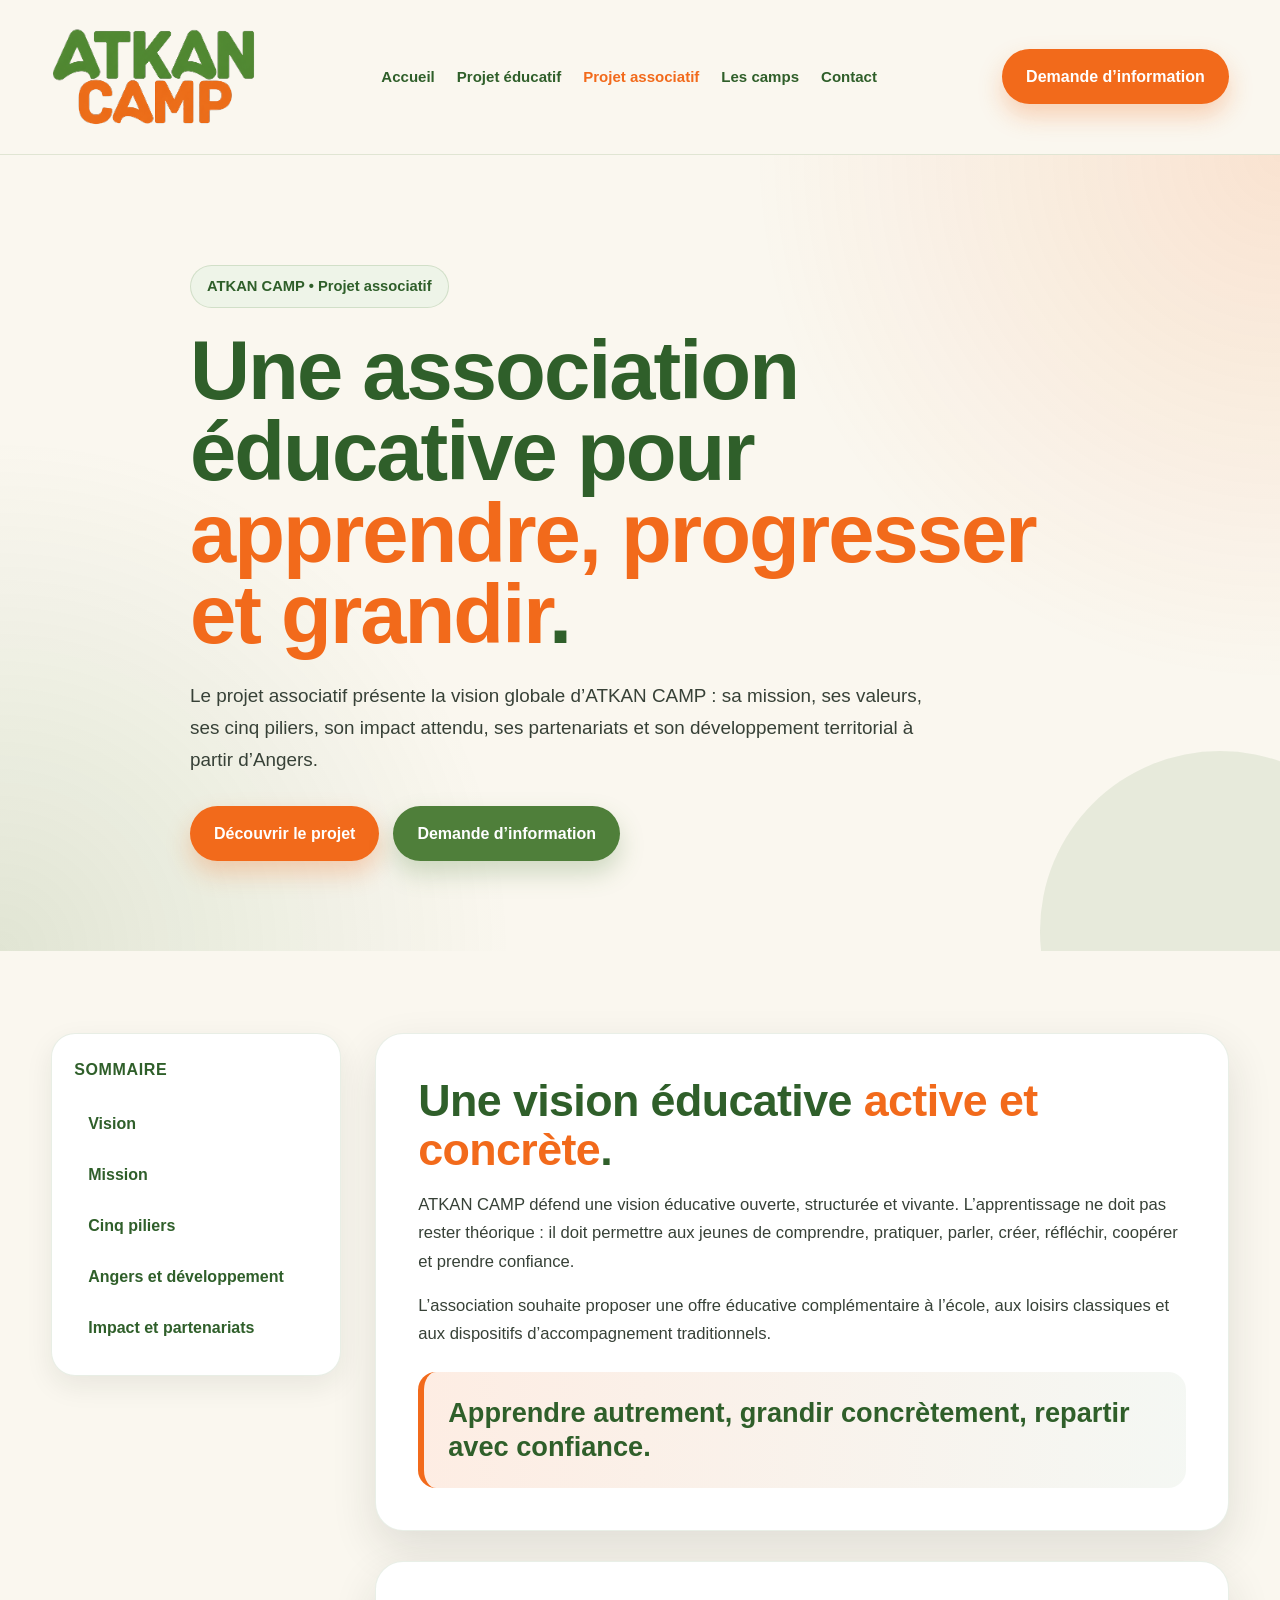
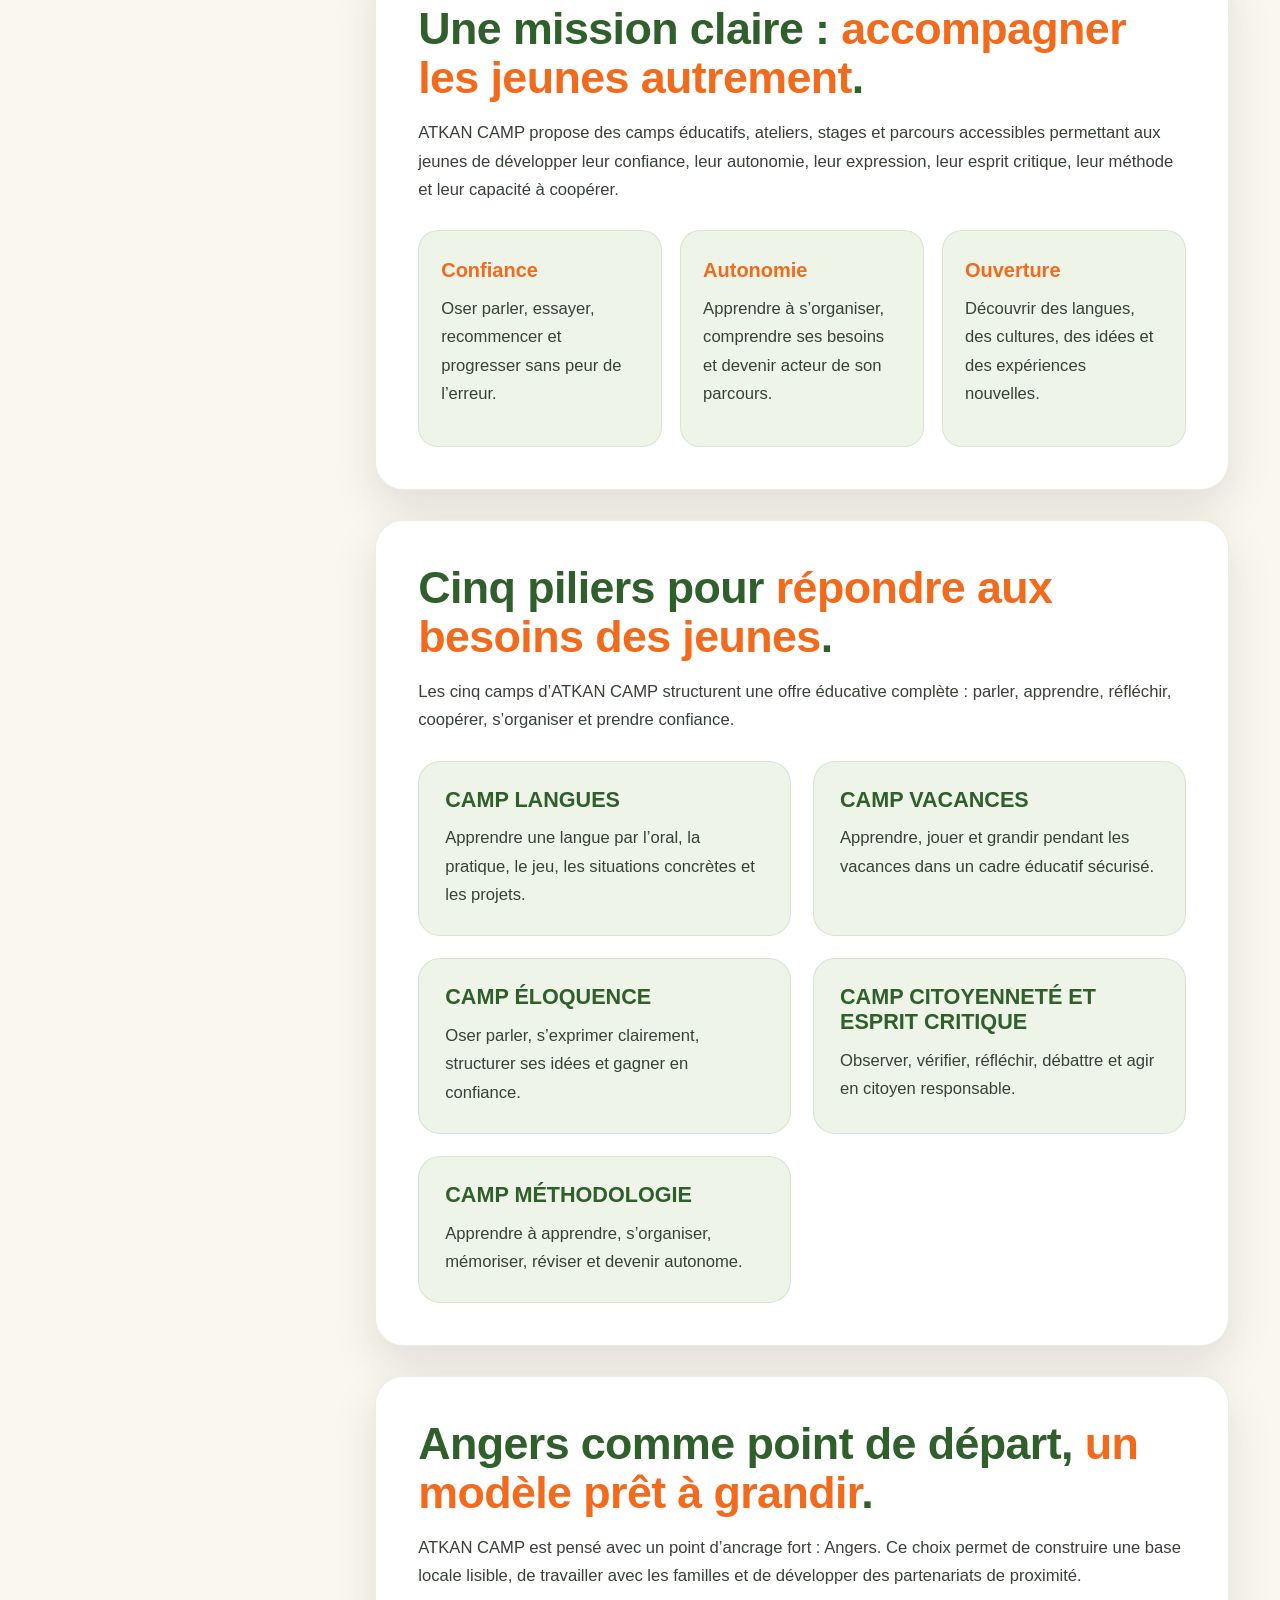
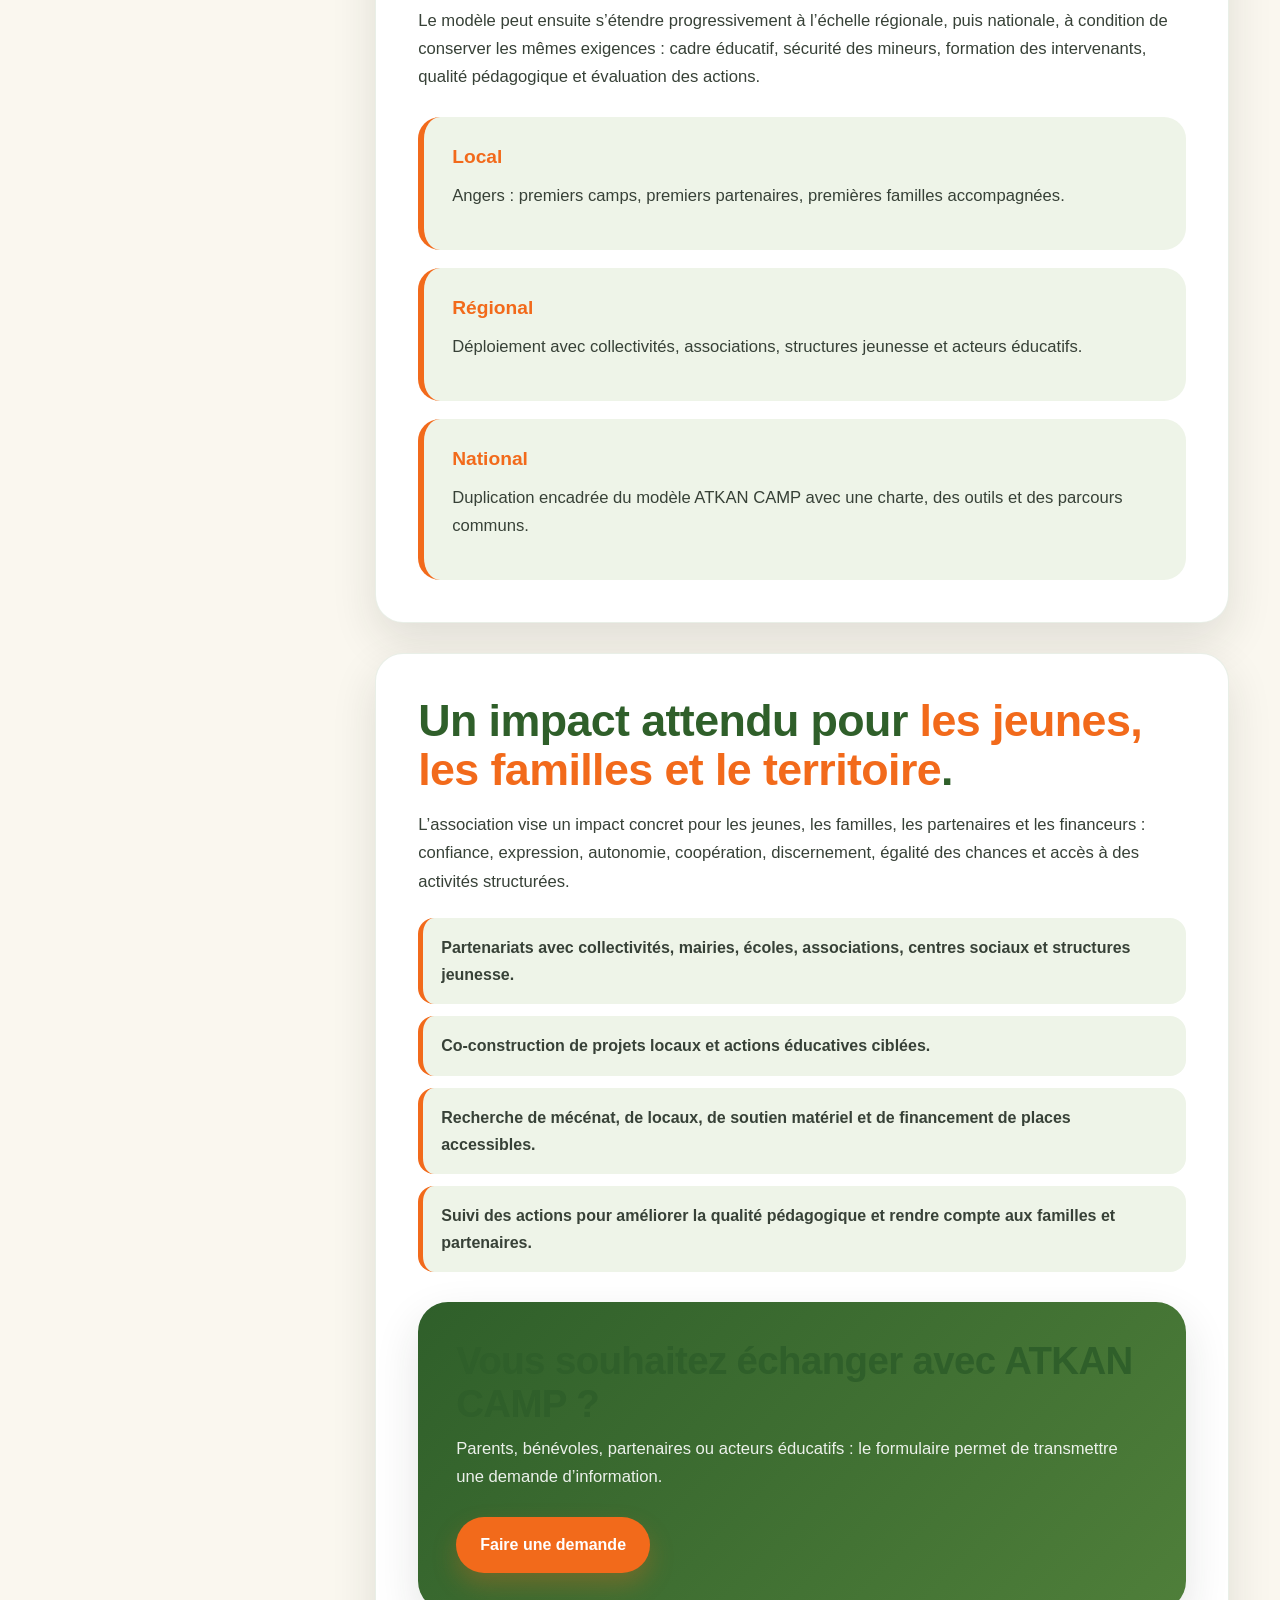
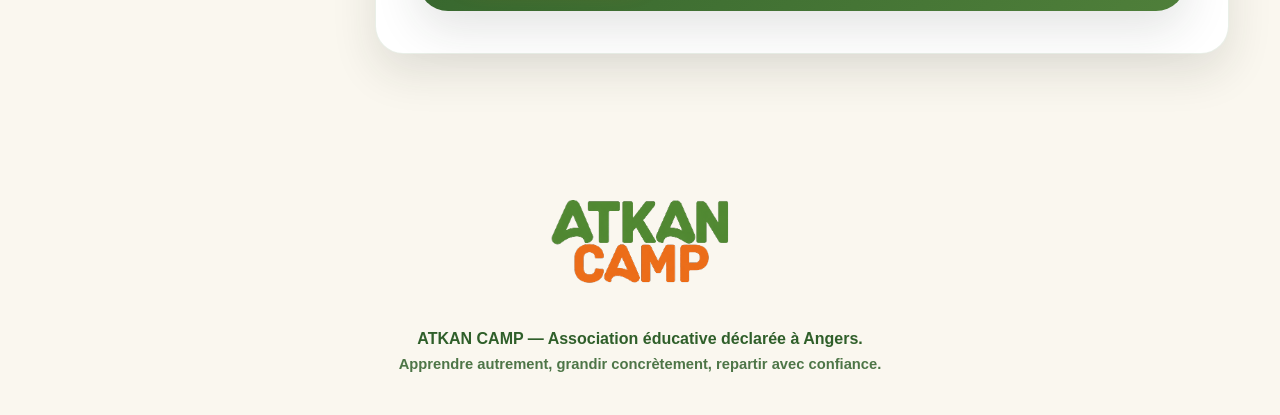
<file: projet-associatif.html>
<!DOCTYPE html>
<html lang="fr">
<head>
  <meta charset="UTF-8" />
  <meta name="viewport" content="width=device-width, initial-scale=1.0" />
  <meta name="theme-color" content="#4f7f3a">

  <title>Projet associatif - ATKAN CAMP</title>
  <meta name="description" content="Découvrez le projet associatif d’ATKAN CAMP, association éducative déclarée à Angers : vision, mission, piliers éducatifs, impact et partenariats.">

  <style>
    :root {
      --green: #4f7f3a;
      --green-dark: #2f5f2a;
      --orange: #f26a1b;
      --cream: #faf7ef;
      --white: #ffffff;
      --text: #374137;
      --soft: #eef4e8;
      --shadow: 0 18px 45px rgba(31, 42, 31, 0.12);
      --shadow-soft: 0 10px 28px rgba(31, 42, 31, 0.08);
      --radius: 28px;
    }

    * {
      margin: 0;
      padding: 0;
      box-sizing: border-box;
    }

    html {
      scroll-behavior: smooth;
    }

    body {
      font-family: Arial, Helvetica, sans-serif;
      background: var(--cream);
      color: var(--text);
      line-height: 1.7;
      overflow-x: hidden;
    }

    body.menu-open {
      overflow: hidden;
    }

    a {
      color: inherit;
      text-decoration: none;
    }

    img {
      max-width: 100%;
      display: block;
    }

    button {
      font-family: inherit;
    }

    .container {
      width: min(1180px, 92%);
      margin: auto;
    }

    .skip-link {
      position: absolute;
      top: 10px;
      left: -999px;
      background: var(--orange);
      color: white;
      padding: 10px 16px;
      border-radius: 10px;
      font-weight: 800;
      z-index: 9999;
    }

    .skip-link:focus {
      left: 10px;
    }

    .site-header {
      position: sticky;
      top: 0;
      z-index: 1000;
      background: rgba(250, 247, 239, 0.96);
      backdrop-filter: blur(14px);
      border-bottom: 1px solid rgba(79, 127, 58, 0.15);
    }

    .navbar {
      min-height: 86px;
      display: flex;
      align-items: center;
      justify-content: space-between;
      gap: 24px;
      position: relative;
    }

    .brand {
      flex-shrink: 0;
      z-index: 1002;
    }

    .brand img {
      width: 205px;
      height: auto;
    }

    .nav-links {
      display: flex;
      align-items: center;
      gap: 22px;
      font-size: 0.94rem;
      font-weight: 800;
      color: var(--green-dark);
    }

    .nav-links a {
      transition: 0.25s ease;
    }

    .nav-links a:hover,
    .nav-links a[aria-current="page"] {
      color: var(--orange);
    }

    .mobile-info-link {
      display: none;
    }

    .btn {
      display: inline-flex;
      align-items: center;
      justify-content: center;
      min-height: 48px;
      padding: 14px 24px;
      border-radius: 999px;
      background: var(--orange);
      color: white;
      font-weight: 900;
      text-align: center;
      box-shadow: 0 12px 25px rgba(242, 106, 27, 0.28);
      transition: 0.25s ease;
    }

    .btn:hover {
      transform: translateY(-2px);
      box-shadow: 0 16px 35px rgba(242, 106, 27, 0.35);
    }

    .btn.secondary {
      background: var(--green);
      box-shadow: 0 12px 25px rgba(79, 127, 58, 0.25);
    }

    .menu-toggle {
      display: none;
      width: 46px;
      height: 46px;
      border: 1px solid rgba(79, 127, 58, 0.18);
      background: var(--white);
      border-radius: 14px;
      cursor: pointer;
      align-items: center;
      justify-content: center;
      flex-direction: column;
      gap: 5px;
      box-shadow: var(--shadow-soft);
      z-index: 1002;
    }

    .menu-toggle span {
      width: 22px;
      height: 3px;
      background: var(--green-dark);
      border-radius: 999px;
      transition: 0.25s ease;
    }

    .menu-toggle.is-active span:nth-child(1) {
      transform: translateY(8px) rotate(45deg);
    }

    .menu-toggle.is-active span:nth-child(2) {
      opacity: 0;
    }

    .menu-toggle.is-active span:nth-child(3) {
      transform: translateY(-8px) rotate(-45deg);
    }

    .page-hero {
      position: relative;
      overflow: hidden;
      padding: clamp(60px, 9vw, 110px) 0 clamp(56px, 8vw, 90px);
      background:
        radial-gradient(circle at top right, rgba(242, 106, 27, 0.14), transparent 35%),
        radial-gradient(circle at bottom left, rgba(79, 127, 58, 0.15), transparent 34%),
        var(--cream);
    }

    .page-hero::after {
      content: "";
      position: absolute;
      width: 360px;
      height: 360px;
      border-radius: 50%;
      background: rgba(79, 127, 58, 0.11);
      right: -120px;
      bottom: -160px;
    }

    .page-title {
      position: relative;
      z-index: 1;
      max-width: 900px;
    }

    .eyebrow {
      display: inline-flex;
      align-items: center;
      background: var(--soft);
      color: var(--green-dark);
      padding: 8px 16px;
      border-radius: 999px;
      font-weight: 900;
      margin-bottom: 22px;
      border: 1px solid rgba(79, 127, 58, 0.18);
      font-size: 0.92rem;
    }

    h1 {
      font-size: clamp(2.5rem, 7vw, 5.2rem);
      line-height: 0.98;
      color: var(--green-dark);
      letter-spacing: -2px;
      margin-bottom: 24px;
    }

    h1 span,
    h2 span {
      color: var(--orange);
    }

    .page-title p {
      max-width: 760px;
      font-size: clamp(1.05rem, 2vw, 1.18rem);
      margin-bottom: 30px;
    }

    .hero-actions {
      display: flex;
      flex-wrap: wrap;
      gap: 14px;
      align-items: center;
    }

    .section {
      padding: clamp(54px, 7vw, 82px) 0;
    }

    .doc-layout {
      display: grid;
      grid-template-columns: 290px 1fr;
      gap: 34px;
      align-items: start;
    }

    .side-nav {
      position: sticky;
      top: 112px;
      background: white;
      border-radius: 24px;
      padding: 22px;
      box-shadow: var(--shadow-soft);
      border: 1px solid rgba(79, 127, 58, 0.13);
    }

    .side-nav strong {
      display: block;
      color: var(--green-dark);
      margin-bottom: 14px;
      font-size: 1rem;
      text-transform: uppercase;
      letter-spacing: 0.04em;
    }

    .side-nav a {
      display: block;
      padding: 12px 14px;
      border-radius: 14px;
      color: var(--green-dark);
      font-weight: 800;
      transition: 0.25s ease;
    }

    .side-nav a:hover {
      background: var(--soft);
      color: var(--orange);
      padding-left: 18px;
    }

    .doc-content {
      display: grid;
      gap: 30px;
    }

    .doc-section {
      background: white;
      border-radius: var(--radius);
      padding: clamp(28px, 4vw, 42px);
      box-shadow: var(--shadow);
      border: 1px solid rgba(79, 127, 58, 0.12);
    }

    .doc-section h2 {
      color: var(--green-dark);
      font-size: clamp(1.8rem, 4vw, 2.8rem);
      line-height: 1.08;
      margin-bottom: 18px;
      letter-spacing: -0.6px;
    }

    .doc-section p {
      margin-bottom: 16px;
      font-size: 1.04rem;
    }

    .quote {
      margin-top: 24px;
      padding: 24px;
      border-left: 6px solid var(--orange);
      border-radius: 18px;
      background: linear-gradient(90deg, rgba(242, 106, 27, 0.12), rgba(79, 127, 58, 0.06));
      color: var(--green-dark);
      font-size: clamp(1.2rem, 3vw, 1.7rem);
      font-weight: 900;
      line-height: 1.25;
    }

    .mission-grid {
      display: grid;
      grid-template-columns: repeat(3, 1fr);
      gap: 18px;
      margin-top: 26px;
    }

    .mini-card {
      background: var(--soft);
      border-radius: 20px;
      padding: 22px;
      border: 1px solid rgba(79, 127, 58, 0.12);
    }

    .mini-card strong {
      display: block;
      color: var(--orange);
      font-size: 1.25rem;
      margin-bottom: 8px;
    }

    .grid-2 {
      display: grid;
      grid-template-columns: repeat(2, 1fr);
      gap: 22px;
      margin-top: 26px;
    }

    .info-card {
      background: var(--soft);
      border-radius: 22px;
      padding: 26px;
      border: 1px solid rgba(79, 127, 58, 0.14);
      transition: 0.25s ease;
    }

    .info-card:hover {
      transform: translateY(-4px);
      box-shadow: var(--shadow-soft);
    }

    .info-card h3 {
      color: var(--green-dark);
      font-size: 1.35rem;
      line-height: 1.15;
      margin-bottom: 12px;
    }

    .info-card p {
      margin-bottom: 0;
    }

    .timeline {
      display: grid;
      gap: 18px;
      margin-top: 26px;
    }

    .timeline-item {
      position: relative;
      background: var(--soft);
      border-radius: 22px;
      padding: 24px 24px 24px 28px;
      border-left: 6px solid var(--orange);
    }

    .timeline-item strong {
      display: block;
      color: var(--orange);
      font-size: 1.2rem;
      margin-bottom: 8px;
    }

    .impact-list {
      display: grid;
      gap: 12px;
      margin-top: 22px;
      list-style: none;
    }

    .impact-list li {
      background: var(--soft);
      border-radius: 16px;
      padding: 16px 18px;
      border-left: 5px solid var(--orange);
      font-weight: 700;
    }

    .cta {
      margin-top: 30px;
      background: linear-gradient(135deg, var(--green-dark), var(--green));
      color: white;
      border-radius: 30px;
      padding: clamp(28px, 4vw, 38px);
      display: flex;
      align-items: center;
      justify-content: space-between;
      gap: 26px;
      flex-wrap: wrap;
      box-shadow: var(--shadow);
    }

    .cta h2 {
      font-size: clamp(1.6rem, 4vw, 2.4rem);
      line-height: 1.1;
      margin-bottom: 10px;
    }

    .cta p {
      max-width: 720px;
      color: rgba(255, 255, 255, 0.9);
      margin-bottom: 0;
    }

    .site-footer {
      padding: 38px 0;
      text-align: center;
      color: var(--green-dark);
      font-weight: 800;
    }

    .site-footer img {
      width: 180px;
      margin: 0 auto 16px;
    }

    .small {
      font-size: 0.92rem;
      opacity: 0.85;
    }

    @media (max-width: 1060px) {
      .nav-links {
        gap: 14px;
        font-size: 0.88rem;
      }

      .brand img {
        width: 180px;
      }
    }

    @media (max-width: 920px) {
      .container {
        width: min(100% - 32px, 1180px);
      }

      .navbar {
        min-height: 76px;
      }

      .brand img {
        width: 160px;
      }

      .navbar > .btn {
        display: none;
      }

      .menu-toggle {
        display: flex;
      }

      .nav-links {
        position: fixed;
        top: 76px;
        left: 16px;
        right: 16px;
        display: grid;
        grid-template-columns: 1fr;
        gap: 10px;
        padding: 18px;
        background: rgba(255, 255, 255, 0.98);
        border: 1px solid rgba(79, 127, 58, 0.16);
        border-radius: 24px;
        box-shadow: var(--shadow);
        transform: translateY(-18px);
        opacity: 0;
        visibility: hidden;
        pointer-events: none;
        transition: 0.25s ease;
        z-index: 1001;
      }

      .nav-links.is-open {
        transform: translateY(0);
        opacity: 1;
        visibility: visible;
        pointer-events: auto;
      }

      .nav-links a {
        display: block;
        padding: 14px 16px;
        background: var(--soft);
        border-radius: 14px;
        color: var(--green-dark);
        font-weight: 900;
      }

      .nav-links a:hover,
      .nav-links a[aria-current="page"] {
        background: rgba(242, 106, 27, 0.12);
        color: var(--orange);
      }

      .mobile-info-link {
        display: block;
        background: var(--orange) !important;
        color: var(--white) !important;
        text-align: center;
        box-shadow: 0 12px 25px rgba(242, 106, 27, 0.22);
      }

      .page-hero {
        padding: 64px 0 54px;
      }

      .page-title {
        max-width: 100%;
      }

      h1 {
        font-size: clamp(2.2rem, 8vw, 4rem);
        line-height: 1;
        letter-spacing: -1.2px;
      }

      .page-title p {
        font-size: 1.05rem;
      }

      .doc-layout {
        grid-template-columns: 1fr;
        gap: 24px;
      }

      .side-nav {
        position: static;
        display: grid;
        grid-template-columns: repeat(2, 1fr);
        gap: 8px;
        padding: 18px;
      }

      .side-nav strong {
        grid-column: 1 / -1;
      }

      .side-nav a {
        background: var(--soft);
        padding: 12px;
        text-align: center;
      }

      .mission-grid,
      .grid-2 {
        grid-template-columns: 1fr;
      }

      .doc-section {
        padding: 30px;
      }
    }

    @media (max-width: 620px) {
      body {
        line-height: 1.65;
      }

      .container {
        width: min(100% - 24px, 1180px);
      }

      .navbar {
        min-height: 70px;
      }

      .brand img {
        width: 140px;
      }

      .menu-toggle {
        width: 42px;
        height: 42px;
      }

      .nav-links {
        top: 70px;
        left: 12px;
        right: 12px;
        border-radius: 22px;
      }

      .page-hero {
        padding: 48px 0 42px;
      }

      .page-hero::after {
        width: 220px;
        height: 220px;
        right: -100px;
        bottom: -110px;
      }

      .eyebrow {
        font-size: 0.78rem;
        padding: 7px 13px;
        margin-bottom: 18px;
      }

      h1 {
        font-size: clamp(2rem, 11vw, 3.1rem);
        line-height: 1.02;
        letter-spacing: -1px;
        margin-bottom: 20px;
      }

      .page-title p {
        font-size: 1rem;
        margin-bottom: 24px;
      }

      .hero-actions,
      .cta {
        display: grid;
        grid-template-columns: 1fr;
        align-items: stretch;
        gap: 12px;
      }

      .btn {
        width: 100%;
        min-height: 48px;
        padding: 13px 18px;
        font-size: 0.95rem;
      }

      .section {
        padding: 42px 0;
      }

      .doc-layout {
        gap: 20px;
      }

      .side-nav {
        grid-template-columns: 1fr;
        border-radius: 20px;
        padding: 16px;
      }

      .side-nav strong {
        font-size: 0.9rem;
        margin-bottom: 8px;
      }

      .side-nav a {
        font-size: 0.92rem;
        padding: 11px 12px;
        text-align: left;
      }

      .doc-content {
        gap: 22px;
      }

      .doc-section {
        padding: 22px;
        border-radius: 22px;
      }

      .doc-section h2 {
        font-size: clamp(1.55rem, 8vw, 2.2rem);
        line-height: 1.12;
        margin-bottom: 14px;
      }

      .doc-section p {
        font-size: 0.98rem;
        margin-bottom: 14px;
      }

      .quote {
        padding: 18px;
        font-size: 1.08rem;
        border-left-width: 5px;
        border-radius: 16px;
      }

      .mini-card,
      .info-card,
      .timeline-item {
        padding: 20px;
        border-radius: 18px;
      }

      .info-card h3 {
        font-size: 1.15rem;
      }

      .impact-list {
        gap: 10px;
      }

      .impact-list li {
        padding: 14px 15px;
        font-size: 0.95rem;
      }

      .cta {
        padding: 24px;
        border-radius: 22px;
        gap: 18px;
      }

      .cta h2 {
        font-size: clamp(1.45rem, 7vw, 2rem);
      }

      .cta p {
        font-size: 0.98rem;
      }

      .site-footer {
        padding: 30px 0;
      }

      .site-footer img {
        width: 135px;
      }

      .site-footer p {
        font-size: 0.92rem;
      }

      .small {
        font-size: 0.84rem;
      }
    }

    @media (max-width: 390px) {
      .container {
        width: min(100% - 20px, 1180px);
      }

      .brand img {
        width: 125px;
      }

      h1 {
        font-size: 1.95rem;
      }

      .doc-section {
        padding: 20px;
      }

      .doc-section h2 {
        font-size: 1.5rem;
      }

      .btn {
        font-size: 0.9rem;
      }
    }

    @media (prefers-reduced-motion: reduce) {
      html {
        scroll-behavior: auto;
      }

      *,
      *::before,
      *::after {
        transition: none !important;
      }
    }
  </style>
</head>

<body>
  <a class="skip-link" href="#contenu">Aller au contenu</a>

  <header class="site-header">
    <div class="container navbar">
      <a href="index.html" class="brand" aria-label="Accueil ATKAN CAMP">
        <img src="8.svg" alt="Logo ATKAN CAMP">
      </a>

      <nav class="nav-links" id="mobileMenu" aria-label="Navigation principale">
        <a href="index.html">Accueil</a>
        <a href="projet-educatif.html">Projet éducatif</a>
        <a href="projet-associatif.html" aria-current="page">Projet associatif</a>
        <a href="camps.html">Les camps</a>
        <a href="contact.html">Contact</a>
        <a class="mobile-info-link" href="https://forms.gle/nPrbksHGQhSJZZHL8" target="_blank" rel="noopener">
          Demande d’information
        </a>
      </nav>

      <a class="btn" href="https://forms.gle/nPrbksHGQhSJZZHL8" target="_blank" rel="noopener">
        Demande d’information
      </a>

      <button class="menu-toggle" type="button" aria-label="Ouvrir le menu" aria-expanded="false" aria-controls="mobileMenu">
        <span></span>
        <span></span>
        <span></span>
      </button>
    </div>
  </header>

  <main id="contenu">
    <section class="page-hero">
      <div class="container page-title">
        <span class="eyebrow">ATKAN CAMP • Projet associatif</span>
        <h1>Une association éducative pour <span>apprendre, progresser et grandir</span>.</h1>
        <p>
          Le projet associatif présente la vision globale d’ATKAN CAMP : sa mission, ses valeurs,
          ses cinq piliers, son impact attendu, ses partenariats et son développement territorial à partir d’Angers.
        </p>

        <div class="hero-actions">
          <a class="btn" href="#vision">Découvrir le projet</a>
          <a class="btn secondary" href="https://forms.gle/nPrbksHGQhSJZZHL8" target="_blank" rel="noopener">
            Demande d’information
          </a>
        </div>
      </div>
    </section>

    <section class="section">
      <div class="container doc-layout">
        <aside class="side-nav" aria-label="Sommaire projet associatif">
          <strong>Sommaire</strong>
          <a href="#vision">Vision</a>
          <a href="#mission">Mission</a>
          <a href="#piliers">Cinq piliers</a>
          <a href="#angers">Angers et développement</a>
          <a href="#impact">Impact et partenariats</a>
        </aside>

        <div class="doc-content">
          <section class="doc-section" id="vision">
            <h2>Une vision éducative <span>active et concrète</span>.</h2>
            <p>
              ATKAN CAMP défend une vision éducative ouverte, structurée et vivante. L’apprentissage ne doit pas rester théorique :
              il doit permettre aux jeunes de comprendre, pratiquer, parler, créer, réfléchir, coopérer et prendre confiance.
            </p>
            <p>
              L’association souhaite proposer une offre éducative complémentaire à l’école, aux loisirs classiques et aux dispositifs
              d’accompagnement traditionnels.
            </p>
            <div class="quote">
              Apprendre autrement, grandir concrètement, repartir avec confiance.
            </div>
          </section>

          <section class="doc-section" id="mission">
            <h2>Une mission claire : <span>accompagner les jeunes autrement</span>.</h2>
            <p>
              ATKAN CAMP propose des camps éducatifs, ateliers, stages et parcours accessibles permettant aux jeunes de développer
              leur confiance, leur autonomie, leur expression, leur esprit critique, leur méthode et leur capacité à coopérer.
            </p>

            <div class="mission-grid">
              <div class="mini-card">
                <strong>Confiance</strong>
                <p>Oser parler, essayer, recommencer et progresser sans peur de l’erreur.</p>
              </div>

              <div class="mini-card">
                <strong>Autonomie</strong>
                <p>Apprendre à s’organiser, comprendre ses besoins et devenir acteur de son parcours.</p>
              </div>

              <div class="mini-card">
                <strong>Ouverture</strong>
                <p>Découvrir des langues, des cultures, des idées et des expériences nouvelles.</p>
              </div>
            </div>
          </section>

          <section class="doc-section" id="piliers">
            <h2>Cinq piliers pour <span>répondre aux besoins des jeunes</span>.</h2>
            <p>
              Les cinq camps d’ATKAN CAMP structurent une offre éducative complète : parler, apprendre, réfléchir,
              coopérer, s’organiser et prendre confiance.
            </p>

            <div class="grid-2">
              <div class="info-card">
                <h3>CAMP LANGUES</h3>
                <p>Apprendre une langue par l’oral, la pratique, le jeu, les situations concrètes et les projets.</p>
              </div>

              <div class="info-card">
                <h3>CAMP VACANCES</h3>
                <p>Apprendre, jouer et grandir pendant les vacances dans un cadre éducatif sécurisé.</p>
              </div>

              <div class="info-card">
                <h3>CAMP ÉLOQUENCE</h3>
                <p>Oser parler, s’exprimer clairement, structurer ses idées et gagner en confiance.</p>
              </div>

              <div class="info-card">
                <h3>CAMP CITOYENNETÉ ET ESPRIT CRITIQUE</h3>
                <p>Observer, vérifier, réfléchir, débattre et agir en citoyen responsable.</p>
              </div>

              <div class="info-card">
                <h3>CAMP MÉTHODOLOGIE</h3>
                <p>Apprendre à apprendre, s’organiser, mémoriser, réviser et devenir autonome.</p>
              </div>
            </div>
          </section>

          <section class="doc-section" id="angers">
            <h2>Angers comme point de départ, <span>un modèle prêt à grandir</span>.</h2>
            <p>
              ATKAN CAMP est pensé avec un point d’ancrage fort : Angers. Ce choix permet de construire une base locale lisible,
              de travailler avec les familles et de développer des partenariats de proximité.
            </p>
            <p>
              Le modèle peut ensuite s’étendre progressivement à l’échelle régionale, puis nationale, à condition de conserver
              les mêmes exigences : cadre éducatif, sécurité des mineurs, formation des intervenants, qualité pédagogique et évaluation des actions.
            </p>

            <div class="timeline">
              <div class="timeline-item">
                <strong>Local</strong>
                <p>Angers : premiers camps, premiers partenaires, premières familles accompagnées.</p>
              </div>

              <div class="timeline-item">
                <strong>Régional</strong>
                <p>Déploiement avec collectivités, associations, structures jeunesse et acteurs éducatifs.</p>
              </div>

              <div class="timeline-item">
                <strong>National</strong>
                <p>Duplication encadrée du modèle ATKAN CAMP avec une charte, des outils et des parcours communs.</p>
              </div>
            </div>
          </section>

          <section class="doc-section" id="impact">
            <h2>Un impact attendu pour <span>les jeunes, les familles et le territoire</span>.</h2>
            <p>
              L’association vise un impact concret pour les jeunes, les familles, les partenaires et les financeurs :
              confiance, expression, autonomie, coopération, discernement, égalité des chances et accès à des activités structurées.
            </p>

            <ul class="impact-list">
              <li>Partenariats avec collectivités, mairies, écoles, associations, centres sociaux et structures jeunesse.</li>
              <li>Co-construction de projets locaux et actions éducatives ciblées.</li>
              <li>Recherche de mécénat, de locaux, de soutien matériel et de financement de places accessibles.</li>
              <li>Suivi des actions pour améliorer la qualité pédagogique et rendre compte aux familles et partenaires.</li>
            </ul>

            <div class="cta">
              <div>
                <h2>Vous souhaitez échanger avec ATKAN CAMP ?</h2>
                <p>
                  Parents, bénévoles, partenaires ou acteurs éducatifs : le formulaire permet de transmettre une demande d’information.
                </p>
              </div>

              <a class="btn" href="https://forms.gle/nPrbksHGQhSJZZHL8" target="_blank" rel="noopener">
                Faire une demande
              </a>
            </div>
          </section>
        </div>
      </div>
    </section>
  </main>

  <footer class="site-footer">
    <div class="container">
      <img src="8.svg" alt="Logo ATKAN CAMP">
      <p>ATKAN CAMP — Association éducative déclarée à Angers.</p>
      <p class="small">Apprendre autrement, grandir concrètement, repartir avec confiance.</p>
    </div>
  </footer>

  <script>
    const menuToggle = document.querySelector(".menu-toggle");
    const mobileMenu = document.querySelector("#mobileMenu");

    if (menuToggle && mobileMenu) {
      menuToggle.addEventListener("click", () => {
        const isOpen = mobileMenu.classList.toggle("is-open");

        menuToggle.classList.toggle("is-active", isOpen);
        menuToggle.setAttribute("aria-expanded", isOpen ? "true" : "false");
        document.body.classList.toggle("menu-open", isOpen);
      });

      mobileMenu.querySelectorAll("a").forEach((link) => {
        link.addEventListener("click", () => {
          mobileMenu.classList.remove("is-open");
          menuToggle.classList.remove("is-active");
          menuToggle.setAttribute("aria-expanded", "false");
          document.body.classList.remove("menu-open");
        });
      });
    }
  </script>
</body>
</html>
</file>
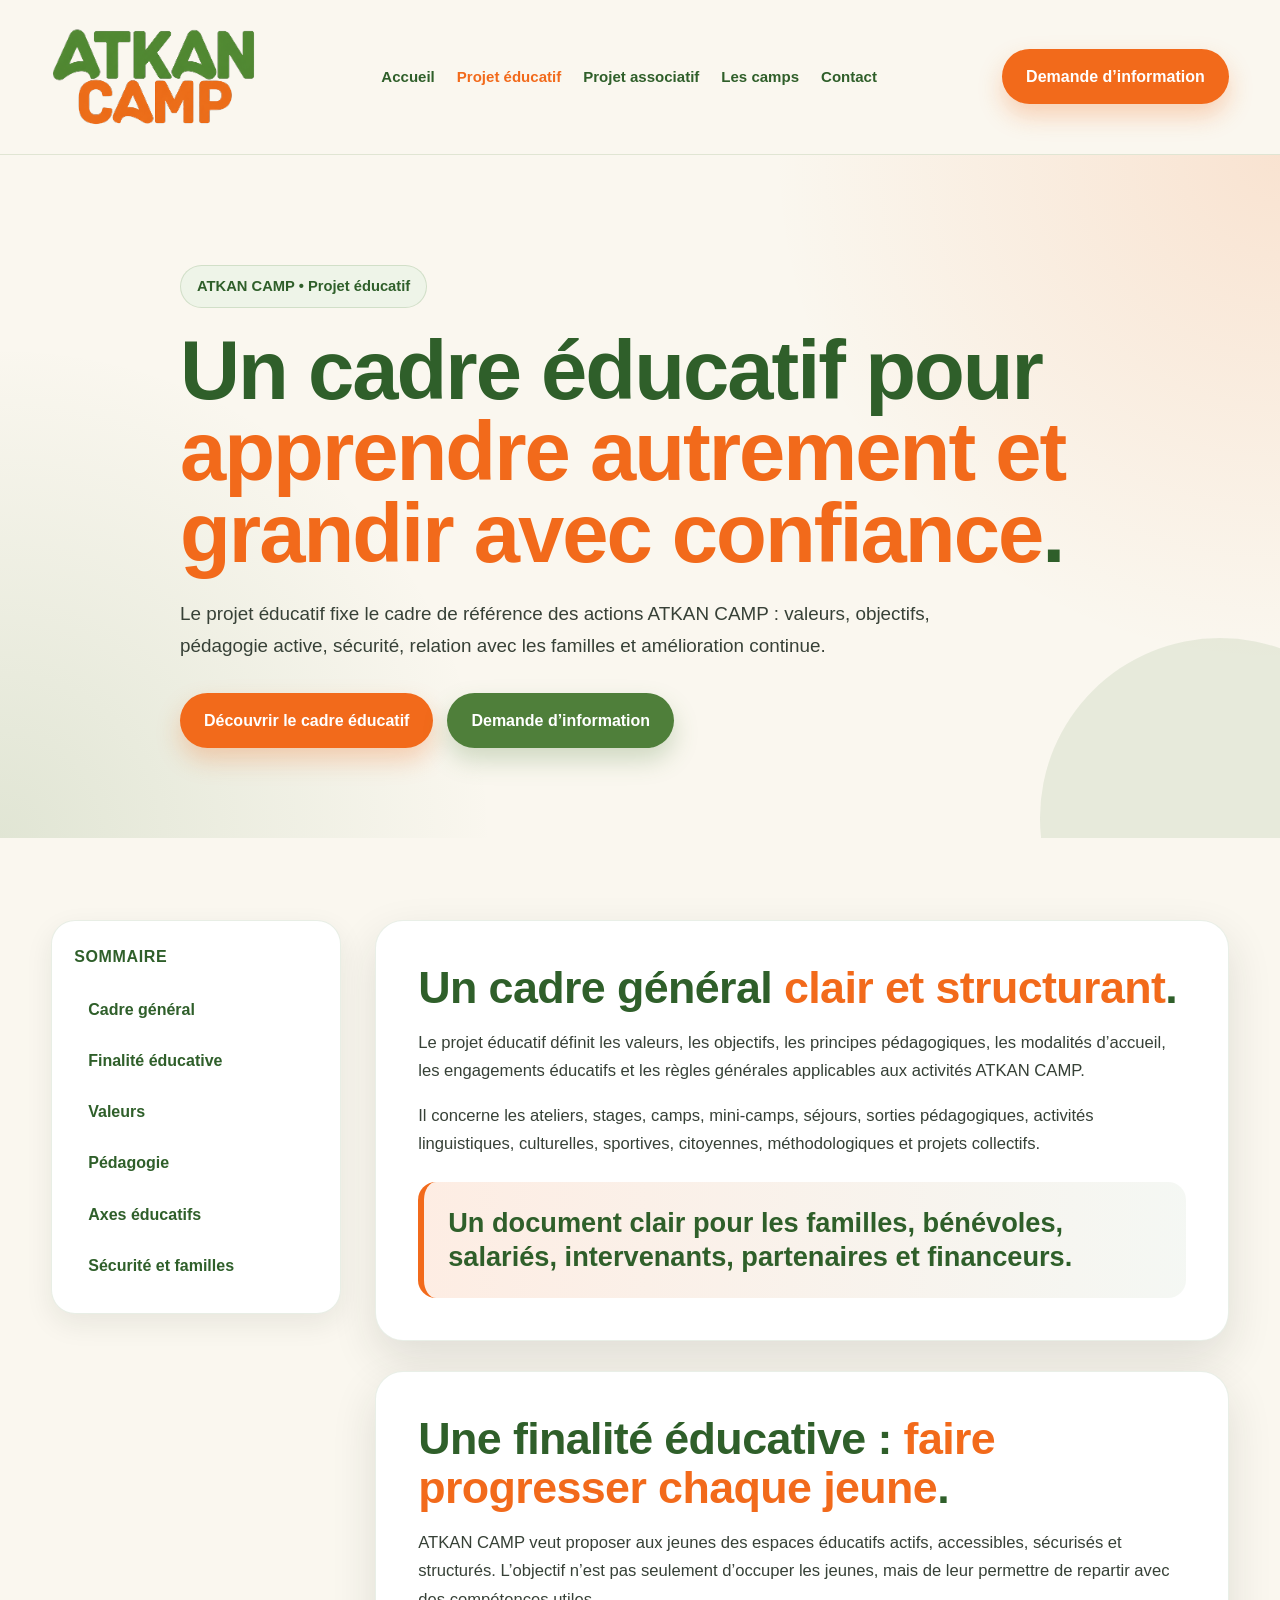
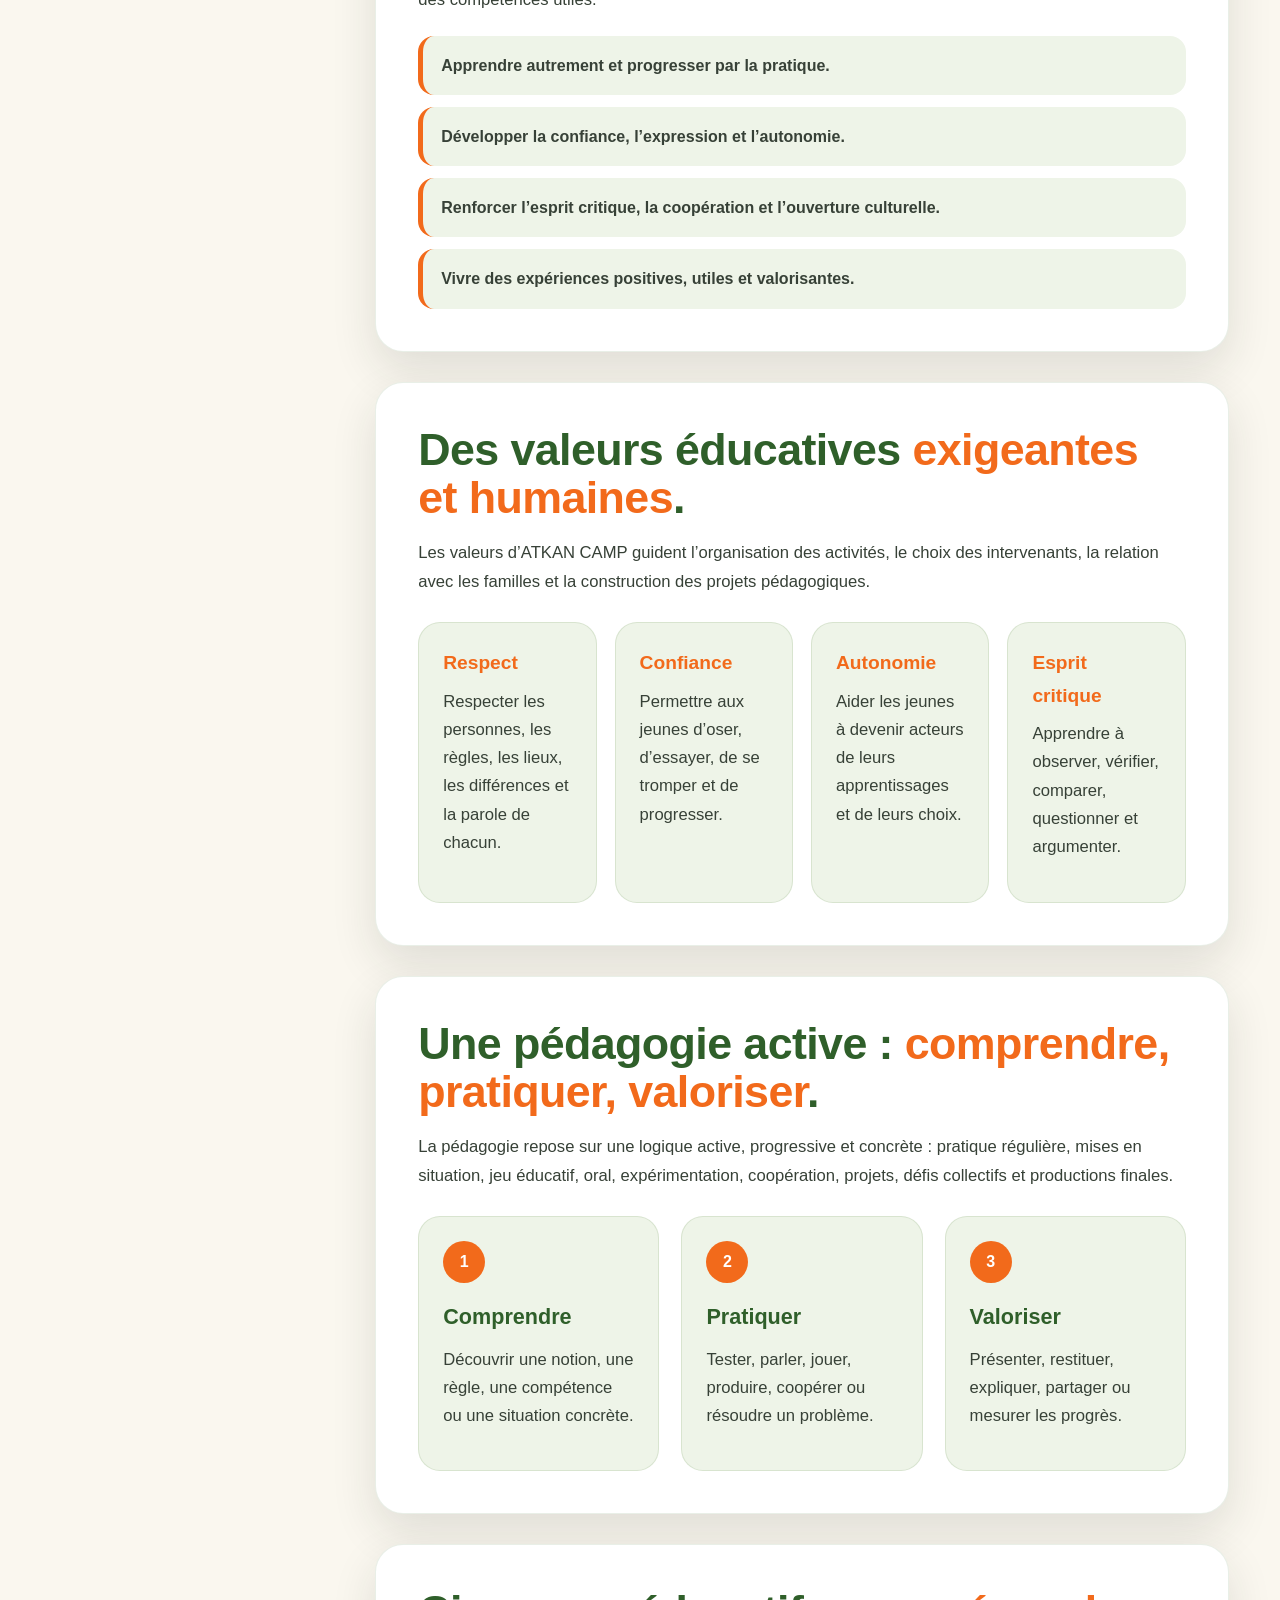
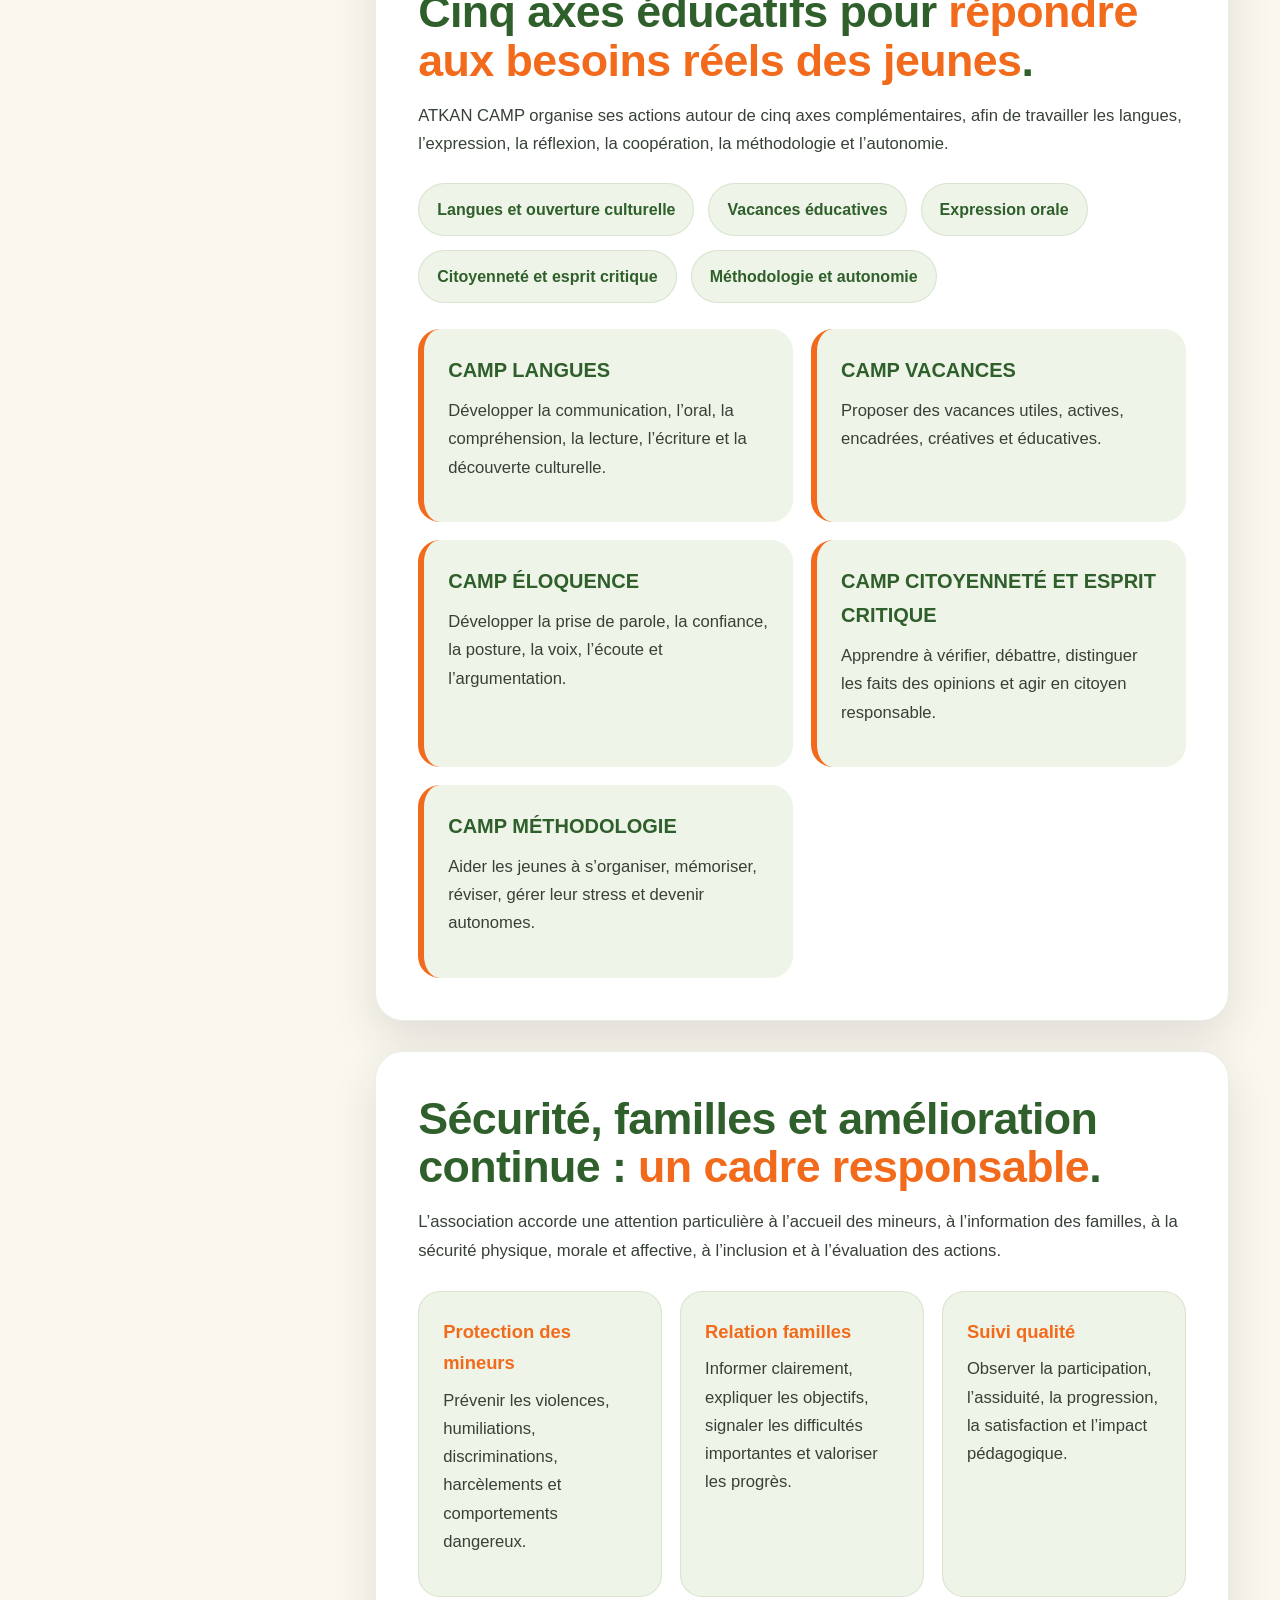
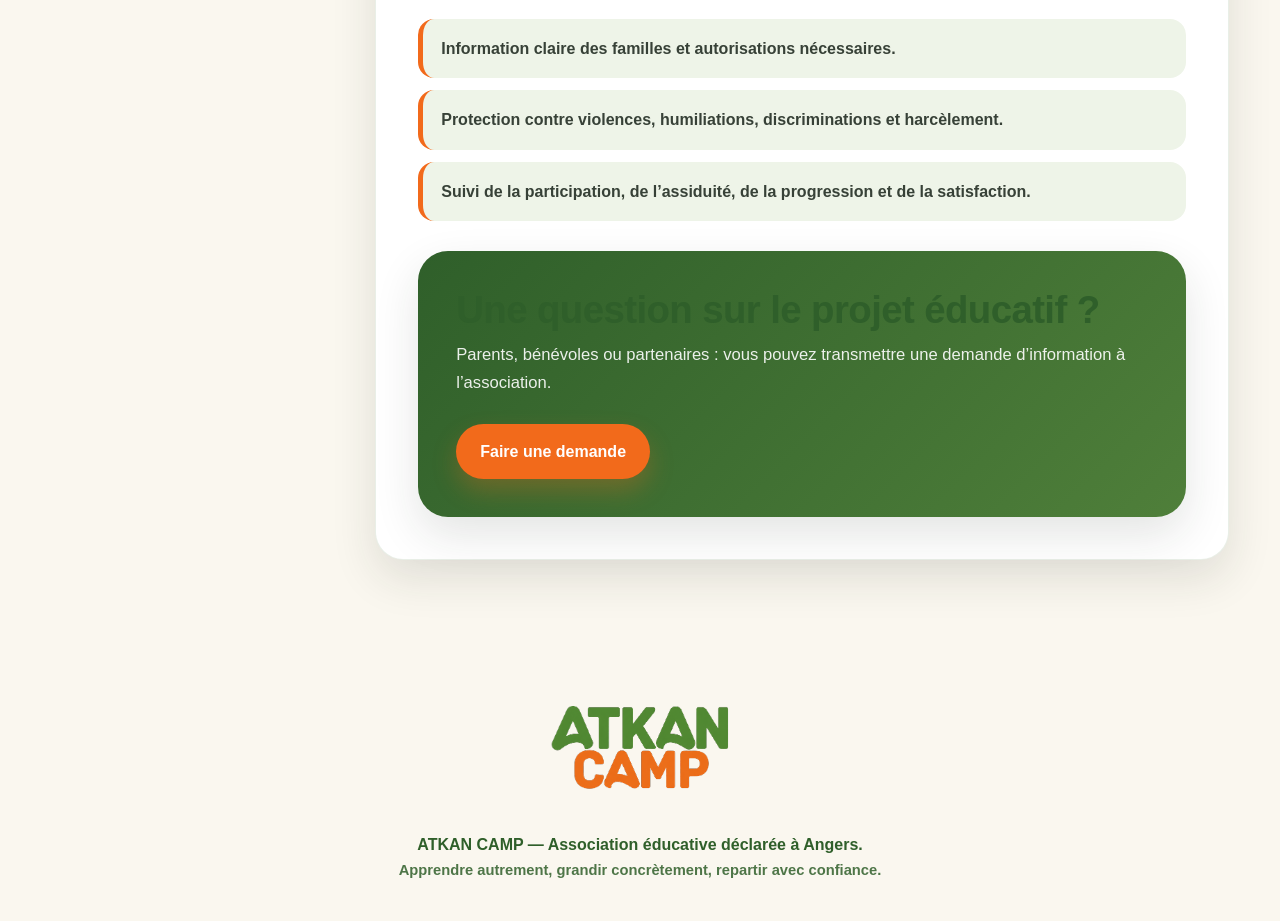
<file: projet-educatif.html>
<!DOCTYPE html>
<html lang="fr">
<head>
  <meta charset="UTF-8" />
  <meta name="viewport" content="width=device-width, initial-scale=1.0" />
  <meta name="theme-color" content="#4f7f3a">

  <title>Projet éducatif - ATKAN CAMP</title>
  <meta name="description" content="Découvrez le projet éducatif d’ATKAN CAMP, association éducative déclarée à Angers : valeurs, pédagogie, sécurité, familles et progression des jeunes.">

  <style>
    :root {
      --green: #4f7f3a;
      --green-dark: #2f5f2a;
      --orange: #f26a1b;
      --cream: #faf7ef;
      --white: #ffffff;
      --text: #374137;
      --soft: #eef4e8;
      --shadow: 0 18px 45px rgba(31, 42, 31, 0.12);
      --shadow-soft: 0 10px 28px rgba(31, 42, 31, 0.08);
      --radius: 28px;
    }

    * {
      margin: 0;
      padding: 0;
      box-sizing: border-box;
    }

    html {
      scroll-behavior: smooth;
    }

    body {
      font-family: Arial, Helvetica, sans-serif;
      background: var(--cream);
      color: var(--text);
      line-height: 1.7;
      overflow-x: hidden;
    }

    body.menu-open {
      overflow: hidden;
    }

    a {
      color: inherit;
      text-decoration: none;
    }

    img {
      max-width: 100%;
      display: block;
    }

    button {
      font-family: inherit;
    }

    .container {
      width: min(1180px, 92%);
      margin: auto;
    }

    .skip-link {
      position: absolute;
      top: 10px;
      left: -999px;
      background: var(--orange);
      color: white;
      padding: 10px 16px;
      border-radius: 10px;
      font-weight: 800;
      z-index: 9999;
    }

    .skip-link:focus {
      left: 10px;
    }

    .site-header {
      position: sticky;
      top: 0;
      z-index: 1000;
      background: rgba(250, 247, 239, 0.96);
      backdrop-filter: blur(14px);
      border-bottom: 1px solid rgba(79, 127, 58, 0.15);
    }

    .navbar {
      min-height: 86px;
      display: flex;
      align-items: center;
      justify-content: space-between;
      gap: 24px;
      position: relative;
    }

    .brand {
      flex-shrink: 0;
      z-index: 1002;
    }

    .brand img {
      width: 205px;
      height: auto;
    }

    .nav-links {
      display: flex;
      align-items: center;
      gap: 22px;
      font-size: 0.94rem;
      font-weight: 800;
      color: var(--green-dark);
    }

    .nav-links a {
      transition: 0.25s ease;
    }

    .nav-links a:hover,
    .nav-links a[aria-current="page"] {
      color: var(--orange);
    }

    .mobile-info-link {
      display: none;
    }

    .btn {
      display: inline-flex;
      align-items: center;
      justify-content: center;
      min-height: 48px;
      padding: 14px 24px;
      border-radius: 999px;
      background: var(--orange);
      color: white;
      font-weight: 900;
      text-align: center;
      box-shadow: 0 12px 25px rgba(242, 106, 27, 0.28);
      transition: 0.25s ease;
    }

    .btn:hover {
      transform: translateY(-2px);
      box-shadow: 0 16px 35px rgba(242, 106, 27, 0.35);
    }

    .btn.secondary {
      background: var(--green);
      box-shadow: 0 12px 25px rgba(79, 127, 58, 0.25);
    }

    .menu-toggle {
      display: none;
      width: 46px;
      height: 46px;
      border: 1px solid rgba(79, 127, 58, 0.18);
      background: var(--white);
      border-radius: 14px;
      cursor: pointer;
      align-items: center;
      justify-content: center;
      flex-direction: column;
      gap: 5px;
      box-shadow: var(--shadow-soft);
      z-index: 1002;
    }

    .menu-toggle span {
      width: 22px;
      height: 3px;
      background: var(--green-dark);
      border-radius: 999px;
      transition: 0.25s ease;
    }

    .menu-toggle.is-active span:nth-child(1) {
      transform: translateY(8px) rotate(45deg);
    }

    .menu-toggle.is-active span:nth-child(2) {
      opacity: 0;
    }

    .menu-toggle.is-active span:nth-child(3) {
      transform: translateY(-8px) rotate(-45deg);
    }

    .page-hero {
      position: relative;
      overflow: hidden;
      padding: clamp(60px, 9vw, 110px) 0 clamp(56px, 8vw, 90px);
      background:
        radial-gradient(circle at top right, rgba(242, 106, 27, 0.14), transparent 35%),
        radial-gradient(circle at bottom left, rgba(79, 127, 58, 0.15), transparent 34%),
        var(--cream);
    }

    .page-hero::after {
      content: "";
      position: absolute;
      width: 360px;
      height: 360px;
      border-radius: 50%;
      background: rgba(79, 127, 58, 0.11);
      right: -120px;
      bottom: -160px;
    }

    .page-title {
      position: relative;
      z-index: 1;
      max-width: 920px;
    }

    .eyebrow {
      display: inline-flex;
      align-items: center;
      background: var(--soft);
      color: var(--green-dark);
      padding: 8px 16px;
      border-radius: 999px;
      font-weight: 900;
      margin-bottom: 22px;
      border: 1px solid rgba(79, 127, 58, 0.18);
      font-size: 0.92rem;
    }

    h1 {
      font-size: clamp(2.5rem, 7vw, 5.2rem);
      line-height: 0.98;
      color: var(--green-dark);
      letter-spacing: -2px;
      margin-bottom: 24px;
    }

    h1 span,
    h2 span {
      color: var(--orange);
    }

    .page-title p {
      max-width: 780px;
      font-size: clamp(1.05rem, 2vw, 1.18rem);
      margin-bottom: 30px;
    }

    .hero-actions {
      display: flex;
      flex-wrap: wrap;
      gap: 14px;
      align-items: center;
    }

    .section {
      padding: clamp(54px, 7vw, 82px) 0;
    }

    .doc-layout {
      display: grid;
      grid-template-columns: 290px 1fr;
      gap: 34px;
      align-items: start;
    }

    .side-nav {
      position: sticky;
      top: 112px;
      background: white;
      border-radius: 24px;
      padding: 22px;
      box-shadow: var(--shadow-soft);
      border: 1px solid rgba(79, 127, 58, 0.13);
    }

    .side-nav strong {
      display: block;
      color: var(--green-dark);
      margin-bottom: 14px;
      font-size: 1rem;
      text-transform: uppercase;
      letter-spacing: 0.04em;
    }

    .side-nav a {
      display: block;
      padding: 12px 14px;
      border-radius: 14px;
      color: var(--green-dark);
      font-weight: 800;
      transition: 0.25s ease;
    }

    .side-nav a:hover {
      background: var(--soft);
      color: var(--orange);
      padding-left: 18px;
    }

    .doc-content {
      display: grid;
      gap: 30px;
    }

    .doc-section {
      background: white;
      border-radius: var(--radius);
      padding: clamp(28px, 4vw, 42px);
      box-shadow: var(--shadow);
      border: 1px solid rgba(79, 127, 58, 0.12);
    }

    .doc-section h2 {
      color: var(--green-dark);
      font-size: clamp(1.8rem, 4vw, 2.8rem);
      line-height: 1.08;
      margin-bottom: 18px;
      letter-spacing: -0.6px;
    }

    .doc-section p {
      margin-bottom: 16px;
      font-size: 1.04rem;
    }

    .quote {
      margin-top: 24px;
      padding: 24px;
      border-left: 6px solid var(--orange);
      border-radius: 18px;
      background: linear-gradient(90deg, rgba(242, 106, 27, 0.12), rgba(79, 127, 58, 0.06));
      color: var(--green-dark);
      font-size: clamp(1.2rem, 3vw, 1.7rem);
      font-weight: 900;
      line-height: 1.25;
    }

    .value-grid {
      display: grid;
      grid-template-columns: repeat(4, 1fr);
      gap: 18px;
      margin-top: 26px;
    }

    .value-card,
    .info-card,
    .security-card {
      background: var(--soft);
      border-radius: 22px;
      padding: 24px;
      border: 1px solid rgba(79, 127, 58, 0.14);
      transition: 0.25s ease;
    }

    .value-card:hover,
    .info-card:hover,
    .security-card:hover {
      transform: translateY(-4px);
      box-shadow: var(--shadow-soft);
    }

    .value-card strong {
      display: block;
      color: var(--orange);
      font-size: 1.2rem;
      margin-bottom: 8px;
    }

    .grid-3 {
      display: grid;
      grid-template-columns: repeat(3, 1fr);
      gap: 22px;
      margin-top: 26px;
    }

    .step-number {
      width: 42px;
      height: 42px;
      border-radius: 50%;
      background: var(--orange);
      color: white;
      display: grid;
      place-items: center;
      font-weight: 900;
      margin-bottom: 16px;
    }

    .info-card h3 {
      color: var(--green-dark);
      font-size: 1.35rem;
      margin-bottom: 10px;
    }

    .pill-row {
      display: flex;
      flex-wrap: wrap;
      gap: 14px;
      margin-top: 24px;
    }

    .pill {
      display: inline-flex;
      align-items: center;
      padding: 12px 18px;
      border-radius: 999px;
      background: var(--soft);
      color: var(--green-dark);
      font-weight: 900;
      border: 1px solid rgba(79, 127, 58, 0.14);
    }

    .axis-grid {
      display: grid;
      grid-template-columns: repeat(2, 1fr);
      gap: 18px;
      margin-top: 26px;
    }

    .axis-card {
      background: var(--soft);
      border-radius: 22px;
      padding: 24px;
      border-left: 6px solid var(--orange);
    }

    .axis-card h3 {
      color: var(--green-dark);
      margin-bottom: 10px;
      font-size: 1.25rem;
    }

    .security-grid {
      display: grid;
      grid-template-columns: repeat(3, 1fr);
      gap: 18px;
      margin-top: 26px;
    }

    .security-card strong {
      display: block;
      color: var(--orange);
      font-size: 1.15rem;
      margin-bottom: 8px;
    }

    .check-list {
      list-style: none;
      display: grid;
      gap: 12px;
      margin-top: 22px;
    }

    .check-list li {
      background: var(--soft);
      border-radius: 16px;
      padding: 16px 18px;
      border-left: 5px solid var(--orange);
      font-weight: 700;
    }

    .cta {
      margin-top: 30px;
      background: linear-gradient(135deg, var(--green-dark), var(--green));
      color: white;
      border-radius: 30px;
      padding: clamp(28px, 4vw, 38px);
      display: flex;
      align-items: center;
      justify-content: space-between;
      gap: 26px;
      flex-wrap: wrap;
      box-shadow: var(--shadow);
    }

    .cta h2 {
      font-size: clamp(1.6rem, 4vw, 2.4rem);
      line-height: 1.1;
      margin-bottom: 10px;
    }

    .cta p {
      max-width: 720px;
      color: rgba(255, 255, 255, 0.9);
      margin-bottom: 0;
    }

    .site-footer {
      padding: 38px 0;
      text-align: center;
      color: var(--green-dark);
      font-weight: 800;
    }

    .site-footer img {
      width: 180px;
      margin: 0 auto 16px;
    }

    .small {
      font-size: 0.92rem;
      opacity: 0.85;
    }

    @media (max-width: 1060px) {
      .nav-links {
        gap: 14px;
        font-size: 0.88rem;
      }

      .brand img {
        width: 180px;
      }
    }

    @media (max-width: 920px) {
      .container {
        width: min(100% - 32px, 1180px);
      }

      .navbar {
        min-height: 76px;
      }

      .brand img {
        width: 160px;
      }

      .navbar > .btn {
        display: none;
      }

      .menu-toggle {
        display: flex;
      }

      .nav-links {
        position: fixed;
        top: 76px;
        left: 16px;
        right: 16px;
        display: grid;
        grid-template-columns: 1fr;
        gap: 10px;
        padding: 18px;
        background: rgba(255, 255, 255, 0.98);
        border: 1px solid rgba(79, 127, 58, 0.16);
        border-radius: 24px;
        box-shadow: var(--shadow);
        transform: translateY(-18px);
        opacity: 0;
        visibility: hidden;
        pointer-events: none;
        transition: 0.25s ease;
        z-index: 1001;
      }

      .nav-links.is-open {
        transform: translateY(0);
        opacity: 1;
        visibility: visible;
        pointer-events: auto;
      }

      .nav-links a {
        display: block;
        padding: 14px 16px;
        background: var(--soft);
        border-radius: 14px;
        color: var(--green-dark);
        font-weight: 900;
      }

      .nav-links a:hover,
      .nav-links a[aria-current="page"] {
        background: rgba(242, 106, 27, 0.12);
        color: var(--orange);
      }

      .mobile-info-link {
        display: block;
        background: var(--orange) !important;
        color: var(--white) !important;
        text-align: center;
        box-shadow: 0 12px 25px rgba(242, 106, 27, 0.22);
      }

      .page-hero {
        padding: 64px 0 54px;
      }

      .page-title {
        max-width: 100%;
      }

      h1 {
        font-size: clamp(2.2rem, 8vw, 4rem);
        line-height: 1;
        letter-spacing: -1.2px;
      }

      .page-title p {
        font-size: 1.05rem;
      }

      .doc-layout {
        grid-template-columns: 1fr;
        gap: 24px;
      }

      .side-nav {
        position: static;
        display: grid;
        grid-template-columns: repeat(2, 1fr);
        gap: 8px;
        padding: 18px;
      }

      .side-nav strong {
        grid-column: 1 / -1;
      }

      .side-nav a {
        background: var(--soft);
        padding: 12px;
        text-align: center;
      }

      .value-grid,
      .grid-3,
      .axis-grid,
      .security-grid {
        grid-template-columns: 1fr;
      }

      .doc-section {
        padding: 30px;
      }
    }

    @media (max-width: 620px) {
      body {
        line-height: 1.65;
      }

      .container {
        width: min(100% - 24px, 1180px);
      }

      .navbar {
        min-height: 70px;
      }

      .brand img {
        width: 140px;
      }

      .menu-toggle {
        width: 42px;
        height: 42px;
      }

      .nav-links {
        top: 70px;
        left: 12px;
        right: 12px;
        border-radius: 22px;
      }

      .page-hero {
        padding: 48px 0 42px;
      }

      .page-hero::after {
        width: 220px;
        height: 220px;
        right: -100px;
        bottom: -110px;
      }

      .eyebrow {
        font-size: 0.78rem;
        padding: 7px 13px;
        margin-bottom: 18px;
      }

      h1 {
        font-size: clamp(2rem, 11vw, 3.1rem);
        line-height: 1.02;
        letter-spacing: -1px;
        margin-bottom: 20px;
      }

      .page-title p {
        font-size: 1rem;
        margin-bottom: 24px;
      }

      .hero-actions {
        display: grid;
        grid-template-columns: 1fr;
        gap: 12px;
      }

      .btn {
        width: 100%;
        min-height: 48px;
        padding: 13px 18px;
        font-size: 0.95rem;
      }

      .section {
        padding: 42px 0;
      }

      .doc-layout {
        gap: 20px;
      }

      .side-nav {
        grid-template-columns: 1fr;
        border-radius: 20px;
        padding: 16px;
      }

      .side-nav strong {
        font-size: 0.9rem;
        margin-bottom: 8px;
      }

      .side-nav a {
        font-size: 0.92rem;
        padding: 11px 12px;
        text-align: left;
      }

      .doc-content {
        gap: 22px;
      }

      .doc-section {
        padding: 22px;
        border-radius: 22px;
      }

      .doc-section h2 {
        font-size: clamp(1.55rem, 8vw, 2.2rem);
        line-height: 1.12;
        margin-bottom: 14px;
      }

      .doc-section p {
        font-size: 0.98rem;
        margin-bottom: 14px;
      }

      .quote {
        padding: 18px;
        font-size: 1.08rem;
        border-left-width: 5px;
        border-radius: 16px;
      }

      .value-grid,
      .grid-3,
      .axis-grid,
      .security-grid {
        gap: 14px;
      }

      .value-card,
      .info-card,
      .security-card,
      .axis-card {
        padding: 20px;
        border-radius: 18px;
      }

      .value-card strong,
      .security-card strong {
        font-size: 1.08rem;
      }

      .info-card h3,
      .axis-card h3 {
        font-size: 1.15rem;
      }

      .step-number {
        width: 36px;
        height: 36px;
        font-size: 0.95rem;
        margin-bottom: 12px;
      }

      .pill-row {
        gap: 10px;
      }

      .pill {
        width: 100%;
        justify-content: center;
        text-align: center;
        padding: 11px 14px;
        font-size: 0.92rem;
      }

      .check-list {
        gap: 10px;
      }

      .check-list li {
        padding: 14px 15px;
        font-size: 0.95rem;
      }

      .cta {
        display: grid;
        grid-template-columns: 1fr;
        padding: 24px;
        border-radius: 22px;
        gap: 18px;
      }

      .cta h2 {
        font-size: clamp(1.45rem, 7vw, 2rem);
      }

      .cta p {
        font-size: 0.98rem;
      }

      .site-footer {
        padding: 30px 0;
      }

      .site-footer img {
        width: 135px;
      }

      .site-footer p {
        font-size: 0.92rem;
      }

      .small {
        font-size: 0.84rem;
      }
    }

    @media (max-width: 390px) {
      .container {
        width: min(100% - 20px, 1180px);
      }

      .brand img {
        width: 125px;
      }

      h1 {
        font-size: 1.95rem;
      }

      .doc-section {
        padding: 20px;
      }

      .doc-section h2 {
        font-size: 1.5rem;
      }

      .btn {
        font-size: 0.9rem;
      }
    }

    @media (prefers-reduced-motion: reduce) {
      html {
        scroll-behavior: auto;
      }

      *,
      *::before,
      *::after {
        transition: none !important;
      }
    }
  </style>
</head>

<body>
  <a class="skip-link" href="#contenu">Aller au contenu</a>

  <header class="site-header">
    <div class="container navbar">
      <a href="index.html" class="brand" aria-label="Accueil ATKAN CAMP">
        <img src="8.svg" alt="Logo ATKAN CAMP">
      </a>

      <nav class="nav-links" id="mobileMenu" aria-label="Navigation principale">
        <a href="index.html">Accueil</a>
        <a href="projet-educatif.html" aria-current="page">Projet éducatif</a>
        <a href="projet-associatif.html">Projet associatif</a>
        <a href="camps.html">Les camps</a>
        <a href="contact.html">Contact</a>
        <a class="mobile-info-link" href="https://forms.gle/nPrbksHGQhSJZZHL8" target="_blank" rel="noopener">
          Demande d’information
        </a>
      </nav>

      <a class="btn" href="https://forms.gle/nPrbksHGQhSJZZHL8" target="_blank" rel="noopener">
        Demande d’information
      </a>

      <button class="menu-toggle" type="button" aria-label="Ouvrir le menu" aria-expanded="false" aria-controls="mobileMenu">
        <span></span>
        <span></span>
        <span></span>
      </button>
    </div>
  </header>

  <main id="contenu">
    <section class="page-hero">
      <div class="container page-title">
        <span class="eyebrow">ATKAN CAMP • Projet éducatif</span>
        <h1>Un cadre éducatif pour <span>apprendre autrement et grandir avec confiance</span>.</h1>
        <p>
          Le projet éducatif fixe le cadre de référence des actions ATKAN CAMP :
          valeurs, objectifs, pédagogie active, sécurité, relation avec les familles et amélioration continue.
        </p>

        <div class="hero-actions">
          <a class="btn" href="#cadre">Découvrir le cadre éducatif</a>
          <a class="btn secondary" href="https://forms.gle/nPrbksHGQhSJZZHL8" target="_blank" rel="noopener">
            Demande d’information
          </a>
        </div>
      </div>
    </section>

    <section class="section">
      <div class="container doc-layout">
        <aside class="side-nav" aria-label="Sommaire projet éducatif">
          <strong>Sommaire</strong>
          <a href="#cadre">Cadre général</a>
          <a href="#finalite">Finalité éducative</a>
          <a href="#valeurs">Valeurs</a>
          <a href="#pedagogie">Pédagogie</a>
          <a href="#axes">Axes éducatifs</a>
          <a href="#securite">Sécurité et familles</a>
        </aside>

        <div class="doc-content">
          <section class="doc-section" id="cadre">
            <h2>Un cadre général <span>clair et structurant</span>.</h2>
            <p>
              Le projet éducatif définit les valeurs, les objectifs, les principes pédagogiques, les modalités d’accueil,
              les engagements éducatifs et les règles générales applicables aux activités ATKAN CAMP.
            </p>
            <p>
              Il concerne les ateliers, stages, camps, mini-camps, séjours, sorties pédagogiques, activités linguistiques,
              culturelles, sportives, citoyennes, méthodologiques et projets collectifs.
            </p>
            <div class="quote">
              Un document clair pour les familles, bénévoles, salariés, intervenants, partenaires et financeurs.
            </div>
          </section>

          <section class="doc-section" id="finalite">
            <h2>Une finalité éducative : <span>faire progresser chaque jeune</span>.</h2>
            <p>
              ATKAN CAMP veut proposer aux jeunes des espaces éducatifs actifs, accessibles, sécurisés et structurés.
              L’objectif n’est pas seulement d’occuper les jeunes, mais de leur permettre de repartir avec des compétences utiles.
            </p>

            <ul class="check-list">
              <li>Apprendre autrement et progresser par la pratique.</li>
              <li>Développer la confiance, l’expression et l’autonomie.</li>
              <li>Renforcer l’esprit critique, la coopération et l’ouverture culturelle.</li>
              <li>Vivre des expériences positives, utiles et valorisantes.</li>
            </ul>
          </section>

          <section class="doc-section" id="valeurs">
            <h2>Des valeurs éducatives <span>exigeantes et humaines</span>.</h2>
            <p>
              Les valeurs d’ATKAN CAMP guident l’organisation des activités, le choix des intervenants,
              la relation avec les familles et la construction des projets pédagogiques.
            </p>

            <div class="value-grid">
              <div class="value-card">
                <strong>Respect</strong>
                <p>Respecter les personnes, les règles, les lieux, les différences et la parole de chacun.</p>
              </div>

              <div class="value-card">
                <strong>Confiance</strong>
                <p>Permettre aux jeunes d’oser, d’essayer, de se tromper et de progresser.</p>
              </div>

              <div class="value-card">
                <strong>Autonomie</strong>
                <p>Aider les jeunes à devenir acteurs de leurs apprentissages et de leurs choix.</p>
              </div>

              <div class="value-card">
                <strong>Esprit critique</strong>
                <p>Apprendre à observer, vérifier, comparer, questionner et argumenter.</p>
              </div>
            </div>
          </section>

          <section class="doc-section" id="pedagogie">
            <h2>Une pédagogie active : <span>comprendre, pratiquer, valoriser</span>.</h2>
            <p>
              La pédagogie repose sur une logique active, progressive et concrète :
              pratique régulière, mises en situation, jeu éducatif, oral, expérimentation, coopération,
              projets, défis collectifs et productions finales.
            </p>

            <div class="grid-3">
              <div class="info-card">
                <span class="step-number">1</span>
                <h3>Comprendre</h3>
                <p>Découvrir une notion, une règle, une compétence ou une situation concrète.</p>
              </div>

              <div class="info-card">
                <span class="step-number">2</span>
                <h3>Pratiquer</h3>
                <p>Tester, parler, jouer, produire, coopérer ou résoudre un problème.</p>
              </div>

              <div class="info-card">
                <span class="step-number">3</span>
                <h3>Valoriser</h3>
                <p>Présenter, restituer, expliquer, partager ou mesurer les progrès.</p>
              </div>
            </div>
          </section>

          <section class="doc-section" id="axes">
            <h2>Cinq axes éducatifs pour <span>répondre aux besoins réels des jeunes</span>.</h2>
            <p>
              ATKAN CAMP organise ses actions autour de cinq axes complémentaires, afin de travailler les langues,
              l’expression, la réflexion, la coopération, la méthodologie et l’autonomie.
            </p>

            <div class="pill-row">
              <span class="pill">Langues et ouverture culturelle</span>
              <span class="pill">Vacances éducatives</span>
              <span class="pill">Expression orale</span>
              <span class="pill">Citoyenneté et esprit critique</span>
              <span class="pill">Méthodologie et autonomie</span>
            </div>

            <div class="axis-grid">
              <div class="axis-card">
                <h3>CAMP LANGUES</h3>
                <p>Développer la communication, l’oral, la compréhension, la lecture, l’écriture et la découverte culturelle.</p>
              </div>

              <div class="axis-card">
                <h3>CAMP VACANCES</h3>
                <p>Proposer des vacances utiles, actives, encadrées, créatives et éducatives.</p>
              </div>

              <div class="axis-card">
                <h3>CAMP ÉLOQUENCE</h3>
                <p>Développer la prise de parole, la confiance, la posture, la voix, l’écoute et l’argumentation.</p>
              </div>

              <div class="axis-card">
                <h3>CAMP CITOYENNETÉ ET ESPRIT CRITIQUE</h3>
                <p>Apprendre à vérifier, débattre, distinguer les faits des opinions et agir en citoyen responsable.</p>
              </div>

              <div class="axis-card">
                <h3>CAMP MÉTHODOLOGIE</h3>
                <p>Aider les jeunes à s’organiser, mémoriser, réviser, gérer leur stress et devenir autonomes.</p>
              </div>
            </div>
          </section>

          <section class="doc-section" id="securite">
            <h2>Sécurité, familles et amélioration continue : <span>un cadre responsable</span>.</h2>
            <p>
              L’association accorde une attention particulière à l’accueil des mineurs, à l’information des familles,
              à la sécurité physique, morale et affective, à l’inclusion et à l’évaluation des actions.
            </p>

            <div class="security-grid">
              <div class="security-card">
                <strong>Protection des mineurs</strong>
                <p>Prévenir les violences, humiliations, discriminations, harcèlements et comportements dangereux.</p>
              </div>

              <div class="security-card">
                <strong>Relation familles</strong>
                <p>Informer clairement, expliquer les objectifs, signaler les difficultés importantes et valoriser les progrès.</p>
              </div>

              <div class="security-card">
                <strong>Suivi qualité</strong>
                <p>Observer la participation, l’assiduité, la progression, la satisfaction et l’impact pédagogique.</p>
              </div>
            </div>

            <ul class="check-list">
              <li>Information claire des familles et autorisations nécessaires.</li>
              <li>Protection contre violences, humiliations, discriminations et harcèlement.</li>
              <li>Suivi de la participation, de l’assiduité, de la progression et de la satisfaction.</li>
            </ul>

            <div class="cta">
              <div>
                <h2>Une question sur le projet éducatif ?</h2>
                <p>
                  Parents, bénévoles ou partenaires : vous pouvez transmettre une demande d’information à l’association.
                </p>
              </div>

              <a class="btn" href="https://forms.gle/nPrbksHGQhSJZZHL8" target="_blank" rel="noopener">
                Faire une demande
              </a>
            </div>
          </section>
        </div>
      </div>
    </section>
  </main>

  <footer class="site-footer">
    <div class="container">
      <img src="8.svg" alt="Logo ATKAN CAMP">
      <p>ATKAN CAMP — Association éducative déclarée à Angers.</p>
      <p class="small">Apprendre autrement, grandir concrètement, repartir avec confiance.</p>
    </div>
  </footer>

  <script>
    const menuToggle = document.querySelector(".menu-toggle");
    const mobileMenu = document.querySelector("#mobileMenu");

    if (menuToggle && mobileMenu) {
      menuToggle.addEventListener("click", () => {
        const isOpen = mobileMenu.classList.toggle("is-open");

        menuToggle.classList.toggle("is-active", isOpen);
        menuToggle.setAttribute("aria-expanded", isOpen ? "true" : "false");
        document.body.classList.toggle("menu-open", isOpen);
      });

      mobileMenu.querySelectorAll("a").forEach((link) => {
        link.addEventListener("click", () => {
          mobileMenu.classList.remove("is-open");
          menuToggle.classList.remove("is-active");
          menuToggle.setAttribute("aria-expanded", "false");
          document.body.classList.remove("menu-open");
        });
      });
    }
  </script>
</body>
</html>
</file>
